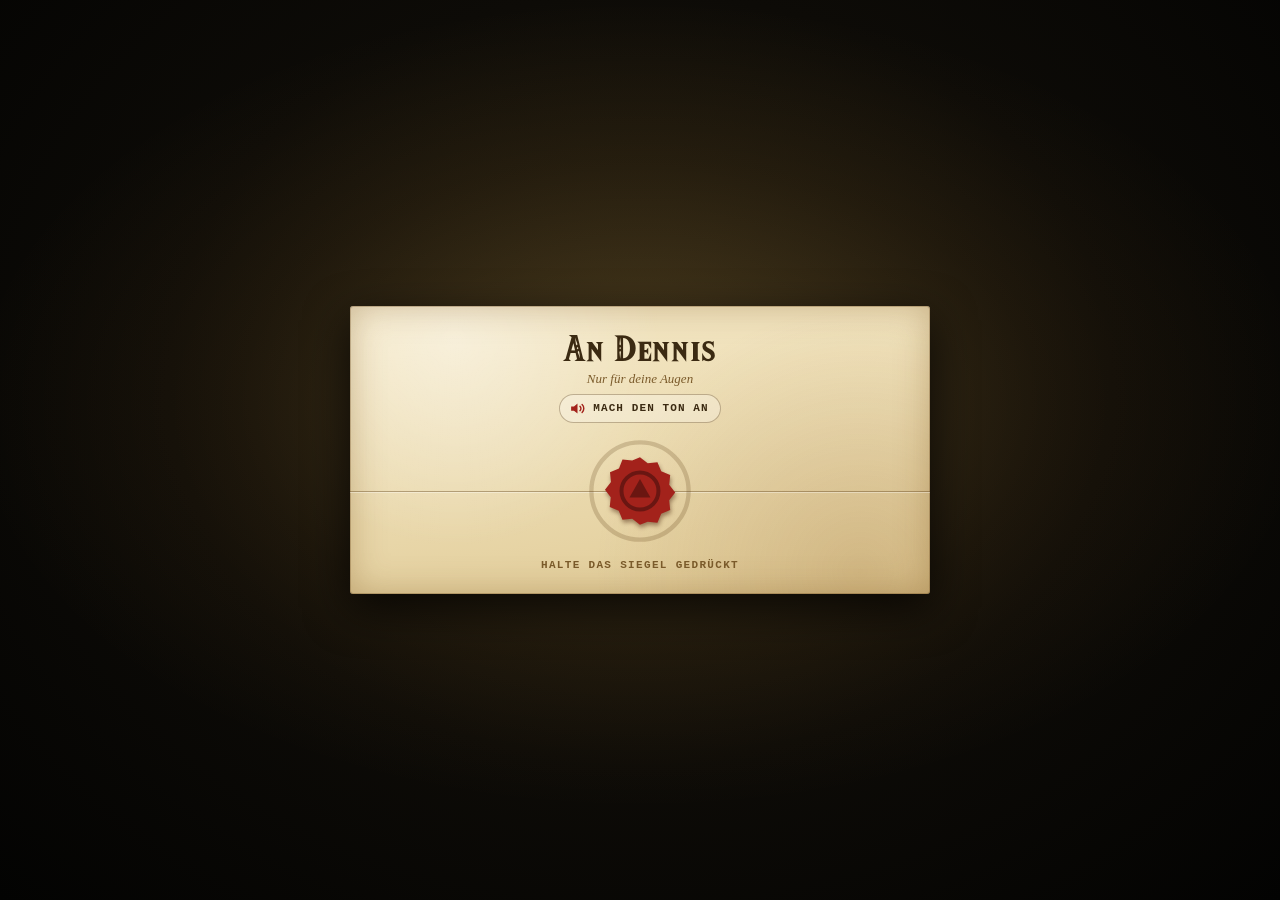
<file: app/index.html>
<!doctype html>
<html lang="de">
<head>
  <meta charset="utf-8">
  <meta name="viewport" content="width=device-width, initial-scale=1, viewport-fit=cover, interactive-widget=resizes-content">
  <meta name="theme-color" content="#080907">
  <meta name="mobile-web-app-capable" content="yes">
  <meta name="apple-mobile-web-app-capable" content="yes">
  <meta name="apple-mobile-web-app-status-bar-style" content="black-translucent">
  <meta name="apple-mobile-web-app-title" content="Dennis Quest">
  <meta name="robots" content="noindex">
  <title>Dennis Quest</title>
  <link rel="icon" type="image/png" sizes="32x32" href="assets/icons/dennis-32.png">
  <link rel="apple-touch-icon" href="assets/icons/dennis-180.png">
  <link rel="manifest" href="manifest.webmanifest">
  <link rel="preload" as="image" href="assets/intro-titel.webp" fetchpriority="high">
  <link rel="stylesheet" href="styles.css">
  <script>
    // Android (Chrome, Samsung Internet): Angebot zum Installieren früh abfangen, app.js zeigt dafür den Knopf
    addEventListener("beforeinstallprompt", e => { e.preventDefault(); window.__installEvent = e; });
    // Probelauf: Vom Home-Bildschirm startet die App dann wieder im Probelauf (eigenes Icon „DQ Probe")
    if (/[?&]probe(&|=|$)/.test(location.search) && !/[?&]demo(&|=|$)/.test(location.search)) {
      document.querySelector('link[rel="manifest"]').href = "probe.webmanifest";
      document.querySelector('meta[name="apple-mobile-web-app-title"]').content = "DQ Probe";
    }
  </script>
</head>
<body>
  <!-- Dennis' Menü (06-design-plan.md, 07-spiele-und-items.md)
       /             liest den echten Stand (Firebase), schreibt nur Log-Buch-Antworten
       /?demo        Beispielstand mit Demo-Knöpfen, ohne Firebase (auch ?demo=start, ?demo=bund, ?demo=ende)
       /?onboarding  Prolog und Hinweise der Fee auch später am Tag (sonst nur, solange noch keine Quest entschieden ist)
       /?direkt      ohne Startbildschirm
       /?probe       Probelauf des Quest Masters (admin.html?probe), roter Rahmen, echtes Spiel unberührt -->
  <div class="game" id="game">
    <img class="world" src="assets/alpine-trail.webp" alt="" decoding="async">
    <div class="world-shade" aria-hidden="true"></div>

    <!-- Startbildschirm: Titelbild vom Nutzer. Die Fee ist aus dem Bild gelöst und schwebt,
         Licht, Feenstaub und Glühwürmchen bewegen sich (app.js, Abschnitt Startbildschirm) -->
    <section class="intro-screen" id="introScreen" aria-label="Startbildschirm: The Legend of Dennis, A Link to Rike">
      <div class="intro-scene">
        <div class="intro-cam">
          <img class="intro-bg" src="assets/intro-titel.webp" alt="" draggable="false" decoding="async" fetchpriority="high">
          <span class="intro-sun" aria-hidden="true"></span>
          <span class="intro-rays" aria-hidden="true"><i style="--x:16.8%;--w:5.5%;--d:9s;--o:.8"></i><i style="--x:44%;--w:7%;--d:8s;--o:.75"></i><i style="--x:51.5%;--w:4.5%;--d:12s;--o:.55"></i></span>
          <span class="intro-path-light" aria-hidden="true"></span>
          <img class="intro-fee" id="introFee" src="assets/intro-fee.png" alt="" draggable="false">
          <canvas class="intro-fx" id="introFx" aria-hidden="true"></canvas>
        </div>
        <button class="start-quest" id="startQuest" type="button">PRESS START</button>
      </div>
      <button class="install-btn" id="installBtn" type="button" hidden>
        <svg viewBox="0 0 24 24" aria-hidden="true" focusable="false"><path fill="none" stroke="currentColor" stroke-linecap="round" stroke-linejoin="round" stroke-width="2.6" d="M12 3v11m-4.5-4.5L12 14l4.5-4.5M4 16v3a2 2 0 0 0 2 2h12a2 2 0 0 0 2-2v-3"/></svg>
        <span>ZUM STARTBILDSCHIRM</span>
      </button>
      <!-- Titelmusik (01.10.): nur da, solange das Handy noch keinen Klang erlaubt, ein Tipp startet sie -->
      <button class="musik-btn" id="musikBtn" type="button" aria-label="Musik starten" aria-pressed="false" title="Musik" hidden>
        <svg class="mb-an" viewBox="0 0 24 24" aria-hidden="true" focusable="false"><path fill="currentColor" d="M9 17.5V6l11-2.5v11"/><circle cx="6.5" cy="17.5" r="3" fill="currentColor"/><circle cx="17.5" cy="15" r="3" fill="currentColor"/><path fill="none" stroke="currentColor" stroke-width="2.4" d="M9 17.5V6l11-2.5v11.5"/></svg>
        <svg class="mb-aus" viewBox="0 0 24 24" aria-hidden="true" focusable="false"><path fill="none" stroke="currentColor" stroke-width="2.4" d="M9 17.5V6l11-2.5v11.5"/><circle cx="6.5" cy="17.5" r="3" fill="currentColor"/><circle cx="17.5" cy="15" r="3" fill="currentColor"/><path stroke="currentColor" stroke-linecap="round" stroke-width="2.6" d="M3 3l18 18"/></svg>
      </button>
      <button class="fullscreen-toggle" id="fullscreenToggle" type="button" aria-label="Vollbild öffnen" aria-pressed="false" title="Vollbild">
        <svg viewBox="0 0 24 24" aria-hidden="true" focusable="false"><path fill="none" stroke="currentColor" stroke-linecap="round" stroke-linejoin="round" stroke-width="2.4" d="M3 8V5a2 2 0 0 1 2-2h3m8 0h3a2 2 0 0 1 2 2v3m0 8v3a2 2 0 0 1-2 2h-3m-8 0H5a2 2 0 0 1-2-2v-3"/></svg>
      </button>
    </section>

    <!-- HUD: immer sichtbar. Links die Packs, Mitte die nächste Quest, rechts der Code des Kästchens -->
    <header class="hud">
      <button class="hud-packs" id="hudPacks" type="button" aria-label="Packs">
        <span class="pack-row" id="packRow" aria-hidden="true"></span>
        <span class="hud-num"><b id="packsVal">0</b></span>
      </button>
      <button class="hud-next" id="hudNext" type="button">
        <span class="hud-next-name" id="hudNextName">…</span>
      </button>
      <button class="hud-code" id="hudCode" type="button" aria-label="Code des Kästchens">
        <svg class="lock" aria-hidden="true"><use href="#i-lock"></use></svg>
        <span class="tumblers" id="tumblers"></span>
      </button>
    </header>

    <button class="shoulder shoulder-left" type="button" data-nav="prev" aria-label="Vorherige Seite (Z)"><svg class="shoulder-form" viewBox="0 0 100 100" preserveAspectRatio="none" aria-hidden="true"><defs><linearGradient id="schulterZ" x1="0" y1="0" x2="1" y2="1"><stop class="s1" offset="0"/><stop class="s2" offset=".65"/><stop class="s3" offset="1"/></linearGradient></defs><polygon points="26,0 100,0 100,100 26,100 0,70 0,30" fill="url(#schulterZ)"/><polyline points="2,69 2,31 27,3 98,3"/></svg><span>Z</span></button>
    <button class="shoulder shoulder-right" type="button" data-nav="next" aria-label="Nächste Seite (R)"><svg class="shoulder-form" viewBox="0 0 100 100" preserveAspectRatio="none" aria-hidden="true"><defs><linearGradient id="schulterR" x1="0" y1="0" x2="1" y2="1"><stop class="s1" offset="0"/><stop class="s2" offset=".65"/><stop class="s3" offset="1"/></linearGradient></defs><polygon points="26,0 100,0 100,100 26,100 0,70 0,30" fill="url(#schulterR)"/><polyline points="2,69 2,31 27,3 98,3"/></svg><span>R</span></button>

    <div class="stage">
      <div class="menu-viewport">
        <div class="menu-cube" id="menuCube">

          <!-- Seite 0: KARTE · Nur das Wo: Weg, Stationen, Nebel, Dennis. Die Karte ist zugleich der Fortschritt.
               Tippen auf eine Station öffnet ihre Quest auf QUESTS, die Hütte zeigt den Code (08-erlebnis-plan.md, Abschnitt 11). -->
          <section class="face face-map" data-page="0" aria-label="Karte">
            <header class="face-head">
              <h2>KARTE</h2>
            </header>
            <div class="map-body">
              <div class="map-sheet" id="mapSheet">
                <svg class="map-terrain" viewBox="0 0 1000 420" preserveAspectRatio="none" aria-hidden="true">
                  <path class="t-sky" d="M0 0H1000V420H0Z"/>
                  <path class="t-back" d="M0 200 C90 150 170 170 250 130 C330 90 380 110 450 90 C540 60 600 80 680 50 C730 30 780 40 830 36 C900 30 950 60 1000 50 V420 H0Z"/>
                  <path class="t-front" d="M0 300 C120 270 200 282 300 240 C400 200 470 214 560 180 C650 146 720 122 780 104 C840 118 900 160 1000 190 V420 H0Z"/>
                  <path class="t-forest" d="M316 292 l14 -30 14 30Z M346 286 l12 -26 12 26Z M392 262 l14 -30 14 30Z M424 258 l12 -26 12 26Z M512 236 l14 -30 14 30Z M544 230 l12 -26 12 26Z M600 204 l14 -30 14 30Z M632 196 l12 -26 12 26Z M688 176 l12 -26 12 26Z"/>
                  <path class="t-fluss" d="M0 350 C60 342 110 356 170 368 C230 380 285 394 330 420 H290 C250 404 206 396 150 388 C96 380 50 374 0 376Z"/>
                  <path class="t-rail" d="M0 392 C40 376 70 352 100 332"/>
                  <path class="t-route" id="mapRoute" d=""/>
                </svg>
                <!-- Der gegangene Weg in eigener Ebene: Beim Laufen wird nur sie neu gezeichnet, nicht das ganze Gelände -->
                <svg class="map-weg" viewBox="0 0 1000 420" preserveAspectRatio="none" aria-hidden="true"><path class="t-done-rand" id="mapDoneRand" d=""/><path class="t-done" id="mapDone" d=""/></svg>
                <div class="map-fog" id="mapFog" hidden></div>
                <div class="map-marks" id="mapMarks"></div>
                <span class="map-walker" id="mapWalker" hidden aria-hidden="true"></span>
                <!-- Kartusche: Höhe, Strecke bis zum Gipfel, Höhenprofil des echten Wegs -->
                <div class="map-legend" id="mapLegend">
                  <div class="ml-top">
                    <svg class="ml-ico" aria-hidden="true"><use href="#i-mountain"></use></svg>
                    <p class="ml-now"><b id="mlWert">…</b> <span id="mlWo"></span></p>
                  </div>
                  <p class="ml-rest" id="mlRest"></p>
                  <div class="ml-profil" id="mlProfil" aria-hidden="true">
                    <svg viewBox="0 0 200 40" preserveAspectRatio="none"><path class="p-area" id="mlArea" d=""/><path class="p-line" id="mlLine" d=""/></svg>
                  </div>
                </div>
                <!-- Stationstafel: erscheint beim Antippen einer Station -->
                <div class="station-card textbox" id="stationCard" hidden aria-live="polite"></div>
              </div>
            </div>
          </section>

          <!-- Seite 1: QUESTS · Nur das Was: was dran ist, was geschafft ist, was auf dem Spiel steht (Startseite) -->
          <section class="face face-quests" data-page="1" aria-label="Quests">
            <header class="face-head">
              <h2>QUESTS</h2>
            </header>
            <div class="quests-body">
              <div class="list-col">
                <ol class="quest-list" id="questList"></ol>
              </div>
              <article class="quest-card textbox" id="questCard" aria-live="polite"></article>
            </div>
          </section>

          <!-- Seite 2: AUSRÜSTUNG · Was habe ich dabei? Links der Beutel (Items), Mitte Dennis im Bogenfenster,
               rechts Runenkreise (Fähigkeiten). Noch nicht Erspieltes ist ein Schatten.
               Ausrüsten beim Spiel (29.09., 08-erlebnis-plan.md Abschnitt 16): Die Plakette sagt, wofür. Was hilft, leuchtet,
               Tippen legt es in seinen Platz unter Dennis (Item oder Fluch), MITNEHMEN in der Textbox besiegelt alles auf einmal. -->
          <section class="face face-equip" data-page="2" aria-label="Ausrüstung">
            <header class="face-head">
              <h2>AUSRÜSTUNG</h2>
            </header>
            <div class="equip-body">
              <div class="equip-group bag">
                <p class="lbl plakette">ITEMS</p>
                <div class="slots" id="slotsGear"></div>
              </div>
              <div class="character-window" id="charWindow">
                <span class="cw-licht" aria-hidden="true"></span>
                <img src="assets/avatar-okarina.webp" alt="Dennis spielt Okarina" width="560" height="1218" decoding="async">
                <span class="motes" aria-hidden="true"><i></i><i></i><i></i><i></i><i></i></span>
                <span class="notes" aria-hidden="true"><i>♪</i><i>♫</i><i>♪</i></span>
                <!-- Zwei Plätze statt drei C-Tasten (01.10.): links das Item für dieses Spiel (WAFFE, KARTE, KLINGE, NADEL), rechts der Fluch -->
                <div class="plaetze" id="plaetze" hidden role="group" aria-label="Was du mitnimmst">
                  <button type="button" class="platz item leer" data-platz="item" hidden><span class="platz-feld"><svg aria-hidden="true"><use href="#i-card"></use></svg></span><b class="platz-name">ITEM</b></button>
                  <button type="button" class="platz fluch leer" data-platz="fluch" hidden><span class="platz-feld"><svg aria-hidden="true"><use href="#i-fluch"></use></svg></span><b class="platz-name">FLUCH</b></button>
                </div>
              </div>
              <p class="plakette ruest-fuer" id="ruestFuer" hidden></p>
              <div class="equip-group magic">
                <p class="lbl plakette">FÄHIGKEITEN</p>
                <div class="slots" id="slotsSkill"></div>
              </div>
              <div class="item-box textbox" id="itemBox" aria-live="polite"></div>
            </div>
          </section>

        </div>
      </div>
    </div>

    <footer class="foot">
      <b class="probe-tag">PROBE</b>
      <span class="demo-bar" id="demoBar" hidden>
        <b>DEMO</b>
        <button type="button" data-demo="bestanden">Nächste bestanden</button>
        <button type="button" data-demo="glanz">Glanzsieg</button>
        <button type="button" data-demo="verloren">Nächste verloren</button>
        <button type="button" data-demo="zurueck">Zurück</button>
        <button type="button" data-demo="einsetzen">Mitnehmen</button>
        <button type="button" data-demo="amulett">Amulett</button>
      </span>
      <span class="sync" id="sync"></span>
    </footer>

    <!-- Ergebnis-Fenster: erscheint, wenn der Quest Master etwas bucht -->
    <div class="coach" id="coach" hidden><span class="coach-ring" id="coachRing" hidden aria-hidden="true"></span><p class="coach-bubble" role="status"><img class="coach-fee" src="assets/fee.png" loading="lazy" alt="" aria-hidden="true"><span class="coach-text"></span><span class="result-more" aria-hidden="true">▼</span></p></div>

    <!-- Prolog: einmal pro Handy nach dem ersten PRESS START. Rikes Fee stellt sich vor, heißt Dennis willkommen und erklärt in sieben Tafeln, worum es geht. -->
    <section class="prolog" id="prolog" hidden aria-label="Prolog">
      <button class="prolog-skip" id="prologSkip" type="button">ÜBERSPRINGEN</button>
      <div class="prolog-stage">
        <img class="prolog-fee" id="prologFee" src="assets/fee.png" loading="lazy" alt="" draggable="false">
        <div class="prolog-bild" id="prologBild" aria-hidden="true"></div>
      </div>
      <div class="prolog-box textbox" role="dialog" aria-modal="true" aria-labelledby="prologText">
        <p class="prolog-text" id="prologText"></p>
        <span class="prolog-dots" id="prologDots" aria-hidden="true"></span>
        <span class="result-more" aria-hidden="true">▼</span>
      </div>
    </section>
    <!-- Finale (29.09.): Siegbildschirm, Geschichte als Laufschrift, Abspann mit THE END. Gebaut in app.js (abspann) -->
    <section class="abspann" id="abspann" hidden aria-label="Finale und Abspann">
      <div class="ab-sterne" aria-hidden="true"></div>
      <div class="ab-sieg" id="abSieg"></div>
      <p class="ab-vorlange" id="abVorlange"></p>
      <div class="ab-logo" id="abLogo" aria-hidden="true"><b>The Legend of Dennis</b><small>A Link to Rike</small></div>
      <div class="ab-crawl" id="abCrawl"><div class="ab-ebene"><div class="ab-crawl-text" id="abCrawlText"></div></div></div>
      <div class="ab-credits" id="abCredits"><div class="ab-roll" id="abRoll"></div></div>
      <button class="prolog-skip ab-skip" id="abSkip" type="button">ÜBERSPRINGEN</button>
    </section>
    <!-- Der Morgen (01.10.): Zwischensequenz am Samstagmorgen. Die Sonne geht auf, Rikes Fee bringt den Beutel, Buu Huu will ihn
         stehlen, die Fee verjagt ihn, dann kommen die vier Basis-Items heraus. Gebaut in app.js (morgen) -->
    <section class="morgen" id="morgen" hidden aria-label="Der Morgen">
      <div class="mg-himmel" aria-hidden="true">
        <span class="mg-sterne"></span><span class="mg-tag"></span><span class="mg-sonne"></span>
        <svg class="mg-berge" viewBox="0 0 400 60" preserveAspectRatio="none"><path d="M0 60V38l34-14 26 10 40-26 30 18 22-8 46 22 30-18 38 12 44-24 34 16 26-6 30 12v24Z" fill="#0d1022"/><path d="M0 60V48l52-10 44 8 60-14 52 12 48-8 56 10 46-12 42 10v16Z" fill="#06070f"/></svg>
      </div>
      <button class="prolog-skip" id="mgSkip" type="button">ÜBERSPRINGEN</button>
      <div class="mg-buehne" aria-hidden="true">
        <span class="mg-blitz"></span>
        <span class="mg-fee"><span><img src="assets/fee.png" alt="" draggable="false"></span></span>
        <span class="mg-beutel"><span><svg><use href="#i-beutel"></use></svg></span></span>
        <span class="mg-geist"><span><svg><use href="#i-dieb"></use></svg></span></span>
        <div class="mg-items" id="mgItems"></div>
        <div class="mg-titel" id="mgTitel"><svg class="mg-triforce"><use href="#z-triforce"></use></svg><b></b></div>
      </div>
      <div class="prolog-box textbox mg-box" role="dialog" aria-modal="true" aria-labelledby="mgText">
        <p class="mg-wer" id="mgWer"></p>
        <p class="prolog-text" id="mgText"></p>
        <span class="result-more" aria-hidden="true">▼</span>
      </div>
    </section>
    <!-- Die finale Schlacht (01.10.): Vor der Prüfung des Bundes kämpft Rikes Fee am Gipfelkreuz gegen Buu Huu, danach beginnen
         die drei Duelle. Nutzt die Bühne des Morgens (Klassen mg-…), eigener Himmel und Strahlen. Gebaut in app.js (schlacht) -->
    <section class="morgen schlacht" id="schlacht" hidden aria-label="Die finale Schlacht">
      <div class="sl-himmel" aria-hidden="true">
        <span class="sl-wolken"></span><span class="sl-wolken zwei"></span><span class="sl-wetter"></span>
        <svg class="sl-berg" viewBox="0 0 800 160" preserveAspectRatio="xMidYMax slice"><path d="M0 160V114l90-14 80 8 100-28 70-24 40-16 20-4 20 4 40 16 70 24 100 28 80-8 90 12v48Z" fill="#140c22"/><path d="M397 4h6v36h-6ZM386 13h28v5h-28Z" fill="#140c22"/><path d="M0 160v-20l120-12 120 10 160-16 160 16 120-10 120 12v20Z" fill="#06040b"/></svg>
      </div>
      <button class="prolog-skip" id="slSkip" type="button">ÜBERSPRINGEN</button>
      <div class="mg-buehne" aria-hidden="true">
        <span class="mg-blitz sl-knall"></span>
        <div class="sl-strahlen"><span class="sl-strahl fee"></span><span class="sl-strahl geist"></span><span class="sl-funke"></span></div>
        <span class="mg-fee"><span><img src="assets/fee.png" alt="" draggable="false"></span></span>
        <span class="mg-geist"><span><svg><use href="#i-dieb"></use></svg></span></span>
        <div class="mg-items sl-duelle" id="slDuelle"></div>
        <div class="mg-titel"><svg class="mg-triforce"><use href="#z-triforce"></use></svg><b id="slTitel"></b></div>
      </div>
      <div class="prolog-box textbox mg-box" role="dialog" aria-modal="true" aria-labelledby="slText">
        <p class="mg-wer" id="slWer"></p>
        <p class="prolog-text" id="slText"></p>
        <span class="result-more" aria-hidden="true">▼</span>
      </div>
    </section>
    <!-- Fluch gesprochen (01.10.): Der Fluch greift, das Licht geht aus, Buu Huu dreht am Rad und holt sich die Beute (app.js, fluchSzene) -->
    <div class="fluch-szene" id="fluchSzene" hidden aria-hidden="true">
      <div class="fs-nacht"></div>
      <span class="fs-licht"></span>
      <div class="fs-kern"><span class="fs-ring"></span><span class="fs-ring r2"></span><span class="fs-icon" id="fsIcon"></span></div>
      <div class="fs-rad" id="fsRad">
        <div class="fs-scheibe" id="fsScheibe"></div>
        <span class="fs-nabe"></span>
        <span class="fs-zeiger"><svg viewBox="0 0 20 24"><path d="M1.5 1.5h17L10 22.5Z"/></svg></span>
        <b class="fs-ergebnis" id="fsErgebnis"></b>
      </div>
      <p class="fs-text" id="fsText"></p>
    </div>
    <div class="overlay" id="overlay" hidden>
      <div class="result textbox" role="dialog" aria-modal="true" aria-labelledby="resultTitle">
        <div class="result-head" id="resultHead"></div>
        <ul class="result-lines" id="resultLines"></ul>
        <p class="result-next" id="resultNext"></p>
        <span class="result-more" aria-hidden="true">▼</span>
      </div>
    </div>

    <!-- Log-Buch: Dennis tippt seine Antwort, besiegelt sie, dann spielt Rikes Sprachnachricht (app.js, Abschnitt Log-Buch) -->
    <div class="logbuch" id="logbuch" hidden>
      <div class="lb-panel textbox" role="dialog" aria-modal="true" aria-labelledby="lbTitle">
        <header class="lb-head">
          <span class="medal won" style="--m:#4a8fe8"><svg aria-hidden="true"><use href="#z-water"></use></svg></span>
          <p class="tb-title" id="lbTitle">RIKES TAGEBUCH</p>
          <p class="lb-step" id="lbStep"></p>
          <button type="button" class="lb-close" id="lbClose" aria-label="Tagebuch schließen">✕</button>
        </header>
        <p class="lb-frage" id="lbFrage"></p>
        <form class="lb-form" id="lbForm">
          <input id="lbInput" type="text" maxlength="80" enterkeyhint="done" autocomplete="off" autocorrect="off" autocapitalize="sentences" spellcheck="false" placeholder="Ein bis drei Wörter" aria-label="Was hat Rike gesagt?">
          <button type="submit" class="lb-btn" id="lbSeal"><svg aria-hidden="true"><use href="#i-seal"></use></svg>BESIEGELN</button>
        </form>
        <div class="lb-sealed" id="lbSealed" hidden>
          <p class="lb-antwort"><svg class="lb-wachs" aria-hidden="true"><use href="#i-seal"></use></svg><span id="lbAntwort"></span></p>
          <div class="lb-voice">
            <button type="button" class="lb-play" id="lbPlay" aria-label="Rikes Nachricht abspielen"><svg aria-hidden="true"><use href="#i-play"></use></svg></button>
            <span class="lb-wave" id="lbWave" aria-hidden="true"><i></i><i></i><i></i><i></i><i></i><i></i><i></i><i></i><i></i></span>
            <span class="lb-who" id="lbWho">RIKE</span>
          </div>
          <button type="button" class="lb-btn" id="lbNext">WEITER</button>
        </div>
      </div>
    </div>
    <!-- Buu Huu im Tagebuch (30.09.), vom Bund angeheuert: Ist Rikes Antwort auf Frage 1 vorbei, huscht er herein und macht
         daraus eine Quest. Aufbau wie der Prolog (app.js, Abschnitt Schattendieb im Tagebuch) -->
    <section class="geist-ruf" id="geistRuf" hidden aria-label="Buu Huu, im Dienst des Bundes">
      <div class="prolog-stage">
        <span class="gr-geist" aria-hidden="true"><svg><use href="#i-dieb"></use></svg></span>
        <div class="prolog-bild" id="grBild" aria-hidden="true"></div>
      </div>
      <div class="prolog-box textbox" id="grBox" tabindex="-1" role="dialog" aria-modal="true" aria-labelledby="grText">
        <p class="gr-wer">BUU HUU · IM DIENST DES BUNDES</p>
        <p class="prolog-text" id="grText"></p>
        <span class="result-more" aria-hidden="true">▼</span>
      </div>
    </section>

    <!-- Siegel: Dennis besiegelt selbst (Ergebnis, Einsatz, Duell, Amulett, Ziffer). Gedrückt halten, bis der Ring zu ist (app.js, Abschnitt Siegel). -->
    <div class="schwur" id="schwur" hidden>
      <div class="sw-panel textbox" role="dialog" aria-modal="true" aria-labelledby="swArt">
        <p class="sw-art" id="swArt"></p>
        <div class="sw-kopf" id="swKopf"></div>
        <ul class="sw-folgen" id="swFolgen"></ul>
        <div class="sw-unten">
          <button type="button" class="sw-zurueck" id="swZurueck">ZURÜCK</button>
          <!-- Wahl (zum Beispiel Schild oder Verloren) steht dort, wo sonst der Hinweis steht: das Fenster bleibt gleich groß -->
          <div class="sw-wahl" id="swWahl"></div>
          <p class="sw-hinweis">Siegel gedrückt halten</p>
          <button type="button" class="sw-siegel" id="swSiegel" aria-label="Siegel gedrückt halten zum Besiegeln">
            <svg class="sw-ring" viewBox="0 0 100 100" aria-hidden="true"><circle class="sw-ring-bg" cx="50" cy="50" r="44"/><circle class="sw-ring-voll" cx="50" cy="50" r="44" pathLength="100"/></svg>
            <svg class="sw-wachs" aria-hidden="true"><use href="#i-seal"></use></svg>
          </button>
        </div>
      </div>
    </div>

    <div class="rotate-hint" aria-hidden="true">
      <div class="phone"></div>
      <p>Handy quer halten</p>
    </div>

    <!-- Der Brief (01.10.): beim allerersten Öffnen vor dem Titelbild, auch hochkant. Siegel halten, lesen, P.S., drehen (app.js, brief) -->
    <section class="brief" id="brief" aria-label="Ein versiegelter Brief" hidden>
      <div class="brief-papier">
        <div class="brief-zu" id="briefZu">
          <p class="brief-an" id="briefAn"></p>
          <p class="brief-geheim" id="briefGeheim"></p>
          <p class="brief-ton"><svg viewBox="0 0 24 24" aria-hidden="true"><path fill="currentColor" d="M3 9h4l5-4v14l-5-4H3Z"/><path fill="none" stroke="currentColor" stroke-linecap="round" stroke-width="2" d="M15.5 9a4 4 0 0 1 0 6M18.5 6.5a7.5 7.5 0 0 1 0 11"/></svg><span id="briefTon"></span></p>
          <button type="button" class="brief-siegel" id="briefSiegel" aria-label="Siegel gedrückt halten, um den Brief zu öffnen">
            <svg class="brief-ring" viewBox="0 0 100 100" aria-hidden="true"><circle class="brief-ring-bg" cx="50" cy="50" r="45"/><circle class="brief-ring-voll" cx="50" cy="50" r="45" pathLength="100"/></svg>
            <span class="brief-wachs" aria-hidden="true"><svg><use href="#i-seal"></use></svg></span>
            <span class="brief-haelfte links" aria-hidden="true"><svg><use href="#i-seal"></use></svg></span>
            <span class="brief-haelfte rechts" aria-hidden="true"><svg><use href="#i-seal"></use></svg></span>
          </button>
          <p class="brief-hinweis" id="briefHinweis"></p>
        </div>
        <div class="brief-offen" id="briefOffen" hidden>
          <div class="brief-text" id="briefText"></div>
          <span class="brief-weiter" aria-hidden="true">▼</span>
        </div>
        <div class="brief-ps" id="briefPs" hidden>
          <p class="brief-ps-text"><b>P.S.</b> <span id="briefPsText"></span></p>
          <button type="button" class="brief-knopf" id="briefInstall"><svg viewBox="0 0 24 24" aria-hidden="true"><path fill="none" stroke="currentColor" stroke-linecap="round" stroke-linejoin="round" stroke-width="2.6" d="M12 3v11m-4.5-4.5L12 14l4.5-4.5M4 16v3a2 2 0 0 0 2 2h12a2 2 0 0 0 2-2v-3"/></svg><span>AUF DEN STARTBILDSCHIRM</span></button>
          <ol class="brief-schritte" id="briefSchritte" hidden></ol>
          <p class="brief-ok" id="briefOk" hidden></p>
          <div class="brief-dreh" id="briefDreh">
            <span class="brief-handy" aria-hidden="true"></span>
            <p><b id="briefDrehText"></b><small id="briefSperre"></small></p>
            <button type="button" class="brief-knopf los" id="briefLos">LOS</button>
          </div>
        </div>
      </div>
    </section>
    <div class="dither" aria-hidden="true"></div>
  </div>

  <svg class="svg-sprite" aria-hidden="true">
    <!-- Pack: Rückseite einer One-Piece-Karte (Vorlage quellen/onepiece-kartenrueckseite.png), vereinfacht für kleine Größen -->
    <symbol id="i-card" viewBox="0 0 22 30">
      <rect x="1" y="1" width="20" height="28" rx="2.2" fill="#2e2d72" stroke="#14133a" stroke-width="1.2"/>
      <path d="M1.8 8.5 20.2 3.6M1.8 21.8 20.2 26.6M5 1.8l4.4 26.4M17 1.8l-4.4 26.4M1.8 14.2c6-3 12.4-3 18.4 0" fill="none" stroke="#8a8fd6" stroke-width=".4" opacity=".55"/>
      <circle cx="11" cy="12.4" r="6.1" fill="#2e2d72" stroke="#d6aa4e" stroke-width="1.3"/>
      <circle cx="11" cy="12.4" r="4.2" fill="none" stroke="#d6aa4e" stroke-width=".55"/>
      <path d="M14.9 8.5 11.9 13.3 10.1 11.5Z M7.1 16.3 10.1 11.5 11.9 13.3Z" fill="#d6aa4e"/>
      <path d="M8.9 10.3 13.1 14.5" stroke="#d6aa4e" stroke-width=".7"/>
      <rect x="4.6" y="21.4" width="12.8" height="2" rx=".5" fill="#f3efe4"/>
      <rect x="7" y="24.4" width="8" height=".9" rx=".3" fill="#f3efe4" opacity=".8"/>
    </symbol>
    <symbol id="i-card-empty" viewBox="0 0 22 30">
      <rect x="1" y="1" width="20" height="28" rx="2.2" fill="rgba(20,18,10,.55)" stroke="#8c8466" stroke-width="1.4" stroke-dasharray="2.2 1.6"/>
      <circle cx="11" cy="12.4" r="4.6" fill="none" stroke="rgba(239,232,200,.2)" stroke-width="1.3"/>
    </symbol>
    <symbol id="i-lock" viewBox="0 0 24 28">
      <path d="M6.5 12.5V8.5a5.5 5.5 0 0 1 11 0v4" fill="none" stroke="currentColor" stroke-width="3"/>
      <rect x="2" y="11.5" width="20" height="15.5" rx="2.5" fill="currentColor"/>
      <circle cx="12" cy="17.6" r="2.3" fill="#1c1a12"/><rect x="10.9" y="18.6" width="2.2" height="4.6" rx="1" fill="#1c1a12"/>
    </symbol>
    <!-- Items -->
    <!-- Beutel: Lederbeutel mit Kordel (Startitem) -->
    <symbol id="i-beutel" viewBox="0 0 32 32">
      <path fill="currentColor" d="M9.2 3.6c2.1 1.5 4.4 2.1 6.8 2.1s4.7-.6 6.8-2.1l-2.2 7.2h-9.2Z"/>
      <path fill="currentColor" d="M11.1 11.4h9.8c4.7 2.6 7.8 6.9 7.8 10.9 0 4.5-5.3 6.9-12.7 6.9S3.3 26.8 3.3 22.3c0-4 3.1-8.3 7.8-10.9Z"/>
      <rect x="9.8" y="9.5" width="12.4" height="3.3" rx="1.65" fill="rgba(0,0,0,.45)"/>
      <path d="M19.6 12.4c.5 2.3 2.1 3.6 4 4.5M18.7 12.6c-.3 2.5.5 4.2 1.7 5.7" fill="none" stroke="rgba(0,0,0,.42)" stroke-width="1.3" stroke-linecap="round"/>
      <circle cx="19.2" cy="11.15" r="1.75" fill="rgba(255,255,255,.45)"/>
      <path d="M13.1 6.6l.7 2.9M16 6.9v2.7M18.9 6.6l-.7 2.9" stroke="rgba(0,0,0,.3)" stroke-width="1.1" stroke-linecap="round"/>
      <path d="M8.4 18.8c.8-2.1 2.3-3.8 4.1-5" fill="none" stroke="rgba(255,255,255,.42)" stroke-width="1.9" stroke-linecap="round"/>
      <path d="M8 25.2c2.4 1.3 5.1 1.8 8 1.8" fill="none" stroke="rgba(0,0,0,.25)" stroke-width="1.4" stroke-linecap="round"/>
    </symbol>
    <!-- Runenkreis um jede Fähigkeit: dreht sich, solange sie Dennis gehört -->
    <symbol id="i-rune" viewBox="0 0 100 100">
      <circle cx="50" cy="50" r="46.5" fill="none" stroke="currentColor" stroke-width="1.6" opacity=".8"/>
      <circle cx="50" cy="50" r="41" fill="none" stroke="currentColor" stroke-width="5.5" stroke-dasharray="1.4 5.04 3.6 5.04 1.4 5.04" opacity=".75"/>
      <circle cx="50" cy="50" r="35.5" fill="none" stroke="currentColor" stroke-width="1" stroke-dasharray="14 3 2 3" opacity=".55"/>
      <path fill="currentColor" d="M50 0l3.4 5.6h-6.8ZM50 100l-3.4-5.6h6.8ZM0 50l5.6-3.4v6.8ZM100 50l-5.6 3.4v-6.8Z"/>
    </symbol>
    <!-- Wasserwaffen in drei Stufen: Spritze (Start, aus dem Beutel), kleine Pistole, große Pistole -->
    <symbol id="i-spritze" viewBox="0 0 32 32"><g transform="rotate(-38 16 16)"><g fill="currentColor"><rect x="2.2" y="12.4" width="2.2" height="7.2" rx=".8"/><rect x="4" y="15" width="5.4" height="2"/><rect x="8.2" y="10.2" width="1.9" height="11.6" rx=".7"/><rect x="9.6" y="12" width="12.6" height="8" rx="1.6"/><path d="M22 14.1 26.2 15.2 29.6 16 26.2 16.8 22 17.9Z"/></g><path d="M13.4 12v3.2M16.4 12v3.2M19.4 12v3.2" stroke="rgba(0,0,0,.38)" stroke-width="1.1"/><rect x="10.8" y="17.2" width="10" height="1.4" rx=".7" fill="rgba(255,255,255,.4)"/></g></symbol>
    <symbol id="i-pistol-klein" viewBox="0 0 32 32"><g fill="currentColor"><path d="M8 11.5h15v4H8a2 2 0 0 1 0-4Z"/><rect x="22.5" y="12.4" width="4.6" height="2.2" rx=".8"/><path d="M8.6 15h4.6l-1.3 9.6H7.1Z"/><circle cx="10.4" cy="10.4" r="2"/></g><path d="M13.4 15.4c.3 2 1.3 3.2 2.9 3.6" fill="none" stroke="currentColor" stroke-width="1.4" stroke-linecap="round"/><rect x="8.5" y="12.3" width="12" height="1.1" rx=".55" fill="rgba(255,255,255,.35)"/></symbol>
    <symbol id="i-pistol" viewBox="0 0 32 32"><g fill="currentColor"><rect x="9" y="4.5" width="12" height="7.5" rx="3"/><path d="M2.5 13H25l2-1h3v5h-3l-2-1H14.4l-1.6 2.4v1.4h-2.3L9.2 28.5H4.2l2.1-10.2L2.5 16.6Z"/></g><path d="M12.4 19.6c1.5.2 2.4 1.3 2.3 2.9" fill="none" stroke="currentColor" stroke-width="1.6"/><rect x="10.5" y="6" width="3" height="4.5" rx="1.2" fill="rgba(255,255,255,.35)"/></symbol>
    <symbol id="i-ropering" viewBox="0 0 32 32"><circle cx="16" cy="16" r="10.4" fill="none" stroke="currentColor" stroke-width="5.4"/><circle cx="16" cy="16" r="10.4" fill="none" stroke="rgba(0,0,0,.32)" stroke-width="5.4" stroke-dasharray="2.2 2.6"/></symbol>
    <symbol id="i-cards" viewBox="0 0 32 32"><g fill="currentColor"><rect x="4" y="8" width="14.5" height="20" rx="2" transform="rotate(-14 11.25 18)" opacity=".6"/><rect x="12.5" y="3.5" width="14.5" height="20" rx="2" transform="rotate(9 19.75 13.5)"/></g><path d="M15.6 7.4 23.8 8.7" transform="rotate(9 19.75 13.5)" stroke="rgba(255,255,255,.75)" stroke-width="1.7" stroke-linecap="round"/><path d="M15 11.3 18.8 11.9" transform="rotate(9 19.75 13.5)" stroke="rgba(255,255,255,.5)" stroke-width="1.4" stroke-linecap="round"/></symbol>
    <symbol id="i-token" viewBox="0 0 32 32"><circle cx="16" cy="16" r="13.2" fill="currentColor"/><circle cx="16" cy="16" r="10.2" fill="none" stroke="rgba(0,0,0,.33)" stroke-width="1.6"/><path d="m16 8.4 2.3 4.7 5.1.7-3.7 3.6.9 5.1-4.6-2.4-4.6 2.4.9-5.1-3.7-3.6 5.1-.7Z" fill="rgba(0,0,0,.38)"/></symbol>
    <symbol id="i-sword" viewBox="0 0 512 512"><path fill="currentColor" d="M437 75 355 106 194 267c1 2 1 4 1 6 0 14-12 26-26 26s-26-12-26-26c0-1 0-3 1-4-13 13-20 31-20 48 14 0 28 4 40 13-20 12-45 37-57 57-4-2-7-4-11-5-6-2-10-1-12 2s-2 7 0 12c3 13 19 29 32 32 6 2 9 0 11-1 2-2 3-6 2-12-1-4-3-8-6-12 20-12 46-37 57-57 10 12 15 27 15 42 17 0 34-6 48-19h-2c-14 0-26-12-26-26s12-26 26-26h4l161-161 31-82Z"/></symbol>
    <symbol id="i-shield" viewBox="0 0 32 32"><path d="M16 2.5 28 6.5v8.4c0 7.1-5.1 12.2-12 14.6C9.1 27.1 4 22 4 14.9V6.5Z" fill="currentColor"/><path d="M16 7.4 23.6 10v5c0 4.4-3.1 7.6-7.6 9.3C11.5 22.6 8.4 19.4 8.4 15v-5Z" fill="rgba(0,0,0,.26)"/><path d="M16 10.6v10.2M11.4 14.6h9.2" stroke="rgba(255,255,255,.6)" stroke-width="2.2"/></symbol>
    <!-- Embleme der sechs Prüfungen (Medaillons) -->
    <symbol id="e-flame" viewBox="0 0 32 32"><path fill="currentColor" fill-rule="evenodd" d="M16 2.5c1.6 5 9 7.6 9 16.2a9 9 0 0 1-18 0c0-4.6 2.5-7.1 4.5-9.6.5 2.5 1.5 3.8 3 4.5-.7-4.5 0-8 1.5-11.1ZM16 16c1 2.3 3.6 3.3 3.6 6.3a3.6 3.6 0 0 1-7.2 0c0-2.2 2.2-3.4 3.6-6.3Z"/></symbol>
    <!-- Weisen-Zeichen und Triforce aus der Schrift „Hylian Symbols" (zeldauniverse.net) -->
    <symbol id="z-water" viewBox="-46 -720 740 740"><path fill="currentColor" transform="scale(1 -1)" d="M320 535Q251 588 178 580Q107 571 50 523Q-8 475 10 392Q36 483 136 499Q209 510 281 464Q356 417 433 405Q456 401 491 404Q664 424 646 597Q643 639 612 670Q583 700 540 700Q497 700 467.0 670.0Q437 640 438 598Q437 555 467.0 525.0Q497 495 540 495Q563 495 586 505Q546 475 470 479Q391 482 320 535ZM323 398Q248 453 178 444Q107 435 50 387Q-8 339 2 251Q35 346 136 363Q207 375 281 328Q356 281 433 269Q492 260 552 294Q602 329 611 378Q552 333 473 338Q395 342 323 398ZM10 103Q13 61 44 30Q74 0 116 0Q159 0 189.0 30.0Q219 60 219 103Q219 145 189.0 175.0Q159 205 116 205Q90 205 71 195Q111 225 183 221Q256 218 330 174Q402 130 456 141Q509 151 555.0 197.0Q601 243 582 270Q558 236 490 216Q424 195 351 241Q277 287 238 293Q200 299 166 297Q-8 276 10 103Z"/></symbol>
    <symbol id="z-spirit" viewBox="-34 -720 740 740"><path fill="currentColor" transform="scale(1 -1)" d="M672 350Q672 495 570 597Q467 700 322 700Q177 700 75 597Q29 551 4 498Q20 522 40 542Q118 622 228 622Q338 622 416 542Q493 462 493 350Q493 240 416 158Q338 79 228 79Q118 79 40 158Q18 182 4 204Q28 150 75 103Q177 0 322 0Q467 0 570 103Q672 205 672 350ZM53 516Q19 482 3 444Q13 461 30 478Q81 531 153 531Q226 531 277.0 478.0Q328 425 328 350Q328 276 277 222Q226 169 153 169Q81 169 30 222Q14 238 3 257Q19 220 53 184Q123 116 219 116Q315 116 385 184Q453 254 453 350Q453 446 385 516Q316 585 219 585Q122 585 53 516ZM43 453Q0 411 0 350Q0 290 43 248Q85 205 145 205Q206 205 248 248Q290 290 290 350Q290 411 248 453Q205 496 145 496Q86 496 43 453Z"/></symbol>
    <symbol id="z-forest" viewBox="-20 -763 826 826"><path fill="currentColor" transform="scale(1 -1)" d="M250 646Q259 674 276 696Q225 659 206 598Q179 520 217 446Q236 409 267 383Q235 396 196 396Q114 396 56 338Q9 291 0 231Q11 256 32 277Q78 321 139 321Q201 321 245.0 277.0Q289 233 289 170Q289 107 245 64Q201 18 139 20Q116 20 100 24Q143 0 196 0Q278 0 336 58Q388 110 393 184Q397 112 451 58Q509 0 591 0Q644 0 686 24Q670 20 648 20Q586 19 541 64Q497 108 497 170Q497 231 541 277Q587 321 648 321Q710 321 754 277Q775 256 786 231Q777 290 731 338Q673 396 591 396Q552 396 520 383Q563 418 582 475Q607 553 570 626Q545 674 505 700Q519 685 527 668Q555 613 536 553Q516 493 461 466Q406 438 346 456Q287 475 258 531Q230 587 250 646Z"/></symbol>
    <symbol id="z-shadow" viewBox="-36 -720 740 740"><path fill="currentColor" transform="scale(1 -1)" d="M637 434Q657 422 641 401Q625 381 581 402Q503 527 358 535H332H310Q165 528 87 402Q43 381 27 401Q10 422 31 434Q51 446 51 419Q69 458 38 457Q5 454 1 425Q-5 395 26 379Q59 364 95 376Q194 289 310 274Q310 220 275 175Q232 102 301 15Q313 0 334 0Q355 0 367 15Q436 102 393 175Q358 220 358 274Q474 289 573 376Q608 364 641 379Q673 394 667 425Q663 454 630 457Q597 459 617 419Q617 446 637 434ZM302 511Q270 508 246 481Q220 449 220 407Q220 365 246 334Q264 313 287 307Q207 322 113 399Q183 503 302 511ZM421 481Q398 508 366 511Q485 503 555 399Q461 322 381 307Q405 313 421 334Q448 364 448 407Q448 449 421 481ZM396 570 328 700 260 570Z"/></symbol>
    <symbol id="z-triforce" viewBox="-20 -785 870 870"><path fill="currentColor" transform="scale(1 -1)" d="M206 350 411 700 621 350 830 0H415H0L206 350ZM621 350H206L415 0L621 350Z"/></symbol>
    <!-- Sidequest: Stein -->
    <symbol id="i-chest" viewBox="0 0 32 32"><path fill="currentColor" d="M5 12c0-4.4 4.9-7 11-7s11 2.6 11 7v2H5Zm0 4h22v11H5Z"/><path d="M5 14h22M16 5v9" stroke="rgba(0,0,0,.35)" stroke-width="1.6"/><rect x="13.6" y="12.5" width="4.8" height="6" rx="1" fill="rgba(255,255,255,.35)"/></symbol>
    <symbol id="i-gem" viewBox="0 0 32 32"><path d="M9 5h14l6 8-13 15L3 13Z" fill="currentColor"/><path d="M3 13h26M9 5l4 8 3 15 3-15 4-8M13 13l3-8 3 8" fill="none" stroke="rgba(0,0,0,.3)" stroke-width="1.2"/><path d="M9 5h14l-3 8h-8Z" fill="rgba(255,255,255,.3)"/></symbol>
    <!-- Zeichen -->
    <symbol id="i-check" viewBox="0 0 16 16"><path d="M2.6 8.6 6.3 12l7.1-8" fill="none" stroke="currentColor" stroke-width="2.8" stroke-linecap="round" stroke-linejoin="round"/></symbol>
    <symbol id="i-x" viewBox="0 0 16 16"><path d="m4 4 8 8m0-8-8 8" fill="none" stroke="currentColor" stroke-width="2.8" stroke-linecap="round"/></symbol>
    <symbol id="i-mountain" viewBox="0 0 32 32"><path fill="currentColor" d="M2 27 12.5 9l4.6 7.6 3.4-4.8L30 27Z"/><path fill="rgba(255,255,255,.55)" d="m12.5 9 3 5.1-1.7-.9-1.3 1.6-1.4-1.6-1.9 1Z"/></symbol>
    <symbol id="i-hut" viewBox="0 0 32 32"><path fill="currentColor" d="M3 15 16 4l13 11h-3v12H6V15Z"/><path d="M13.5 27v-7h5v7" fill="#2c2418"/></symbol>
    <symbol id="i-train" viewBox="0 0 32 32"><path fill="currentColor" d="M8 4h16a3 3 0 0 1 3 3v15a3 3 0 0 1-3 3l2.5 4h-3.2L21 25H11l-2.3 4H5.5L8 25a3 3 0 0 1-3-3V7a3 3 0 0 1 3-3Z"/><path d="M8 8h16v7H8Z" fill="#cfe3e8"/><circle cx="10.5" cy="20" r="1.8" fill="#f2c94c"/><circle cx="21.5" cy="20" r="1.8" fill="#f2c94c"/></symbol>
    <!-- Neue Items und Fähigkeiten (07-spiele-und-items.md) -->
    <symbol id="i-top" viewBox="0 0 32 32"><path fill="currentColor" d="M15 2h2v5h-2Z"/><path fill="currentColor" d="M5 12.5 16 7l11 5.5-3 4.5-8 12.5L8 17Z"/><path d="M5 12.5 16 18l11-5.5M16 18v11.5" fill="none" stroke="rgba(0,0,0,.35)" stroke-width="1.4"/><path d="M8.6 12.2 16 8.6l7.4 3.6L16 15.8Z" fill="rgba(255,255,255,.3)"/></symbol>
    <symbol id="i-scroll" viewBox="0 0 32 32"><path fill="currentColor" d="M8 5h17a3 3 0 0 1 0 6h-2v14a3 3 0 0 1-3 3H6a3 3 0 0 1 0-6h2Z"/><path d="M25 5a3 3 0 0 0-3 3v3M6 22a3 3 0 0 1 3 3v3" fill="none" stroke="rgba(0,0,0,.35)" stroke-width="1.4"/><path d="M12 12h7M12 16h7M12 20h5" stroke="rgba(0,0,0,.4)" stroke-width="1.6" stroke-linecap="round"/></symbol>
    <symbol id="i-eye" viewBox="0 0 32 32"><path fill="currentColor" d="M16 7C9 7 3.8 12.2 2 16c1.8 3.8 7 9 14 9s12.2-5.2 14-9c-1.8-3.8-7-9-14-9Z"/><circle cx="16" cy="16" r="5.6" fill="rgba(0,0,0,.45)"/><circle cx="16" cy="16" r="2.4" fill="rgba(255,255,255,.75)"/><path d="M16 1v3.5M6 4l2.2 2.8M26 4l-2.2 2.8" stroke="currentColor" stroke-width="2" stroke-linecap="round"/></symbol>
    <symbol id="i-amulet" viewBox="0 0 32 32"><path d="M9 3c1 4 4 6.5 7 6.5S22 7 23 3" fill="none" stroke="currentColor" stroke-width="2" stroke-linecap="round"/><path fill="currentColor" d="M16 9.5 26 17l-10 12L6 17Z"/><path d="M16 12.5 22 17l-6 7.5L10 17Z" fill="rgba(255,255,255,.35)"/><path d="M16 9.5v19.5M6 17h20" stroke="rgba(0,0,0,.3)" stroke-width="1.2"/></symbol>
    <symbol id="i-seal" viewBox="0 0 32 32"><path fill="currentColor" d="M16 2.5l3.1 2.4 3.9-.4 1.5 3.6 3.6 1.5-.4 3.9 2.4 3.1-2.4 3.1.4 3.9-3.6 1.5-1.5 3.6-3.9-.4L16 29.5l-3.1-2.4-3.9.4-1.5-3.6-3.6-1.5.4-3.9L2 15.5l2.4-3.1-.4-3.9 3.6-1.5L9 3.4l3.9.4Z"/><circle cx="16" cy="16" r="7.4" fill="none" stroke="rgba(0,0,0,.35)" stroke-width="1.6"/><path d="M16 11.2 20.2 18.6H11.8Z" fill="rgba(0,0,0,.35)"/></symbol>
    <symbol id="i-play" viewBox="0 0 32 32"><path fill="currentColor" d="M10 6.5v19l15.5-9.5Z"/></symbol>
    <symbol id="i-star" viewBox="0 0 32 32"><path fill="currentColor" d="m16 3 3.6 8.3 9 .8-6.8 6 2 8.9L16 22.3 8.2 27l2-8.9-6.8-6 9-.8Z"/></symbol>
    <!-- Fluch (28.09., ersetzt die Spruchrolle): trifft immer den Bund -->
    <symbol id="i-fluch" viewBox="0 0 32 32"><path fill="currentColor" d="M16 4c-6.1 0-10.5 4.3-10.5 10 0 3.3 1.5 5.9 3.8 7.4V25a2 2 0 0 0 2 2h9.4a2 2 0 0 0 2-2v-3.6c2.3-1.5 3.8-4.1 3.8-7.4C26.5 8.3 22.1 4 16 4Z"/><circle cx="11.9" cy="15" r="2.7" fill="rgba(0,0,0,.6)"/><circle cx="20.1" cy="15" r="2.7" fill="rgba(0,0,0,.6)"/><path d="M16 18.3l1.4 2.6h-2.8Z" fill="rgba(0,0,0,.5)"/><path d="M13.2 23.4v3.2M16 23.4v3.2M18.8 23.4v3.2" stroke="rgba(0,0,0,.4)" stroke-width="1.3"/><path d="M9.6 11.6c.9-2.4 3-4 5.6-4.4" fill="none" stroke="rgba(255,255,255,.45)" stroke-width="1.6" stroke-linecap="round"/></symbol>
    <!-- Buu Huu (30.09., Wunsch des Nutzers): vom Bund aus Mario Party angeheuert, stiehlt Packs (Kehrseite des Fluchs) und
         macht im Tagebuch aus Rikes Antwort eine Quest. Eigene Zeichnung nach dem Vorbild, keine Originalgrafik (nur privat).
         Körper als geschlossener Kreis in currentColor mit dunklem Umriss, Arm links und Schwanz rechts oben dahinter, schmale geschwungene Brauen, große Augen, rundes Maul mit vier runden Zähnen senkrecht zur Mundlinie, rote Zunge im Mund. -->
    <symbol id="i-dieb" viewBox="0 0 32 32">
      <g fill="#15151c" stroke="#15151c" stroke-width="1.5" stroke-linejoin="round"><path d="M6.2 9.7C4.5 9 2.2 9 1.2 10.1.3 11.2.6 13.4 1.8 14.9 3 16.4 5 17.4 6.9 17.6Z"/><path d="M26.2 8.7C27.5 7.4 29.3 6.2 30.5 6.3 31.5 6.4 31.3 7.9 30.8 9.5 30.2 11.4 29.3 13.3 28 15Z"/></g>
      <g fill="currentColor"><path d="M6.2 9.7C4.5 9 2.2 9 1.2 10.1.3 11.2.6 13.4 1.8 14.9 3 16.4 5 17.4 6.9 17.6Z"/><path d="M26.2 8.7C27.5 7.4 29.3 6.2 30.5 6.3 31.5 6.4 31.3 7.9 30.8 9.5 30.2 11.4 29.3 13.3 28 15Z"/></g>
      <circle cx="16" cy="12.8" r="12.2" fill="currentColor" stroke="#15151c" stroke-width=".75"/>
      <path d="M12.6 10.9C10.9 9.5 8.4 9.2 6.8 9.8 6.2 11.3 7.4 13.6 9.3 14.8" fill="none" stroke="#15151c" stroke-width=".7" stroke-linecap="round"/>
      <path d="M15.3 12.4Q21 14.1 26.1 12.7C26 16.6 24.6 20.3 21.9 21.4 19.2 22.4 16.4 19.4 15.3 12.4Z" fill="#140a0c" stroke="#15151c" stroke-width=".55" stroke-linejoin="round"/>
      <path d="M16.06 12.63L16.29 14.08Q16.42 14.86 16.87 14.21L17.71 13.00ZM18.80 13.17L19.18 14.32Q19.38 14.94 19.70 14.37L20.29 13.32ZM21.17 13.35L21.69 14.44Q21.97 15.02 22.22 14.42L22.67 13.30ZM23.77 13.19L24.66 15.21Q25.14 16.30 25.21 15.11L25.34 12.91Z" fill="#fff"/>
      <path d="M16.2 17.2C18.4 16.9 20.9 17.6 22.2 19.3 23.4 20.9 23.9 23.6 23.3 25.8 22.6 28 20.2 28.8 18.6 27.8 17.1 26.9 17.1 24.6 17 22.5 16.9 20.6 16.6 18.8 16.2 17.2Z" fill="#e8283a" stroke="#15151c" stroke-width=".55" stroke-linejoin="round"/>
      <path d="M15.8 7.3C16.8 9.2 18.6 10.1 20.4 9.8 21.1 9.6 21.5 9 21.8 8.4 22.3 9.3 23.2 9.8 24 9.7 24.9 9.6 25.6 8.9 26 7.8" fill="none" stroke="#15151c" stroke-width=".55" stroke-linecap="round" stroke-linejoin="round"/>
      <ellipse cx="19.9" cy="11.1" rx=".82" ry="1.4" fill="#15151c"/><ellipse cx="24" cy="10.8" rx=".78" ry="1.32" fill="#15151c"/>
      <ellipse cx="20.05" cy="11.2" rx=".26" ry=".5" fill="#fff"/><ellipse cx="24.15" cy="10.9" rx=".24" ry=".46" fill="#fff"/>
    </symbol>
    <!-- Rikes Segen: Herz mit Funkeln -->
    <symbol id="i-segen" viewBox="0 0 32 32"><path fill="currentColor" d="M16 28 5.6 17.6C2.4 14.4 2.9 9 6.6 7c2.9-1.6 6.6-.7 8.4 2.1l1 1.5 1-1.5c1.8-2.8 5.5-3.7 8.4-2.1 3.7 2 4.2 7.4 1 10.6Z"/><path d="M8.2 10.6c.9-1.5 2.6-2.2 4.2-1.8" fill="none" stroke="rgba(255,255,255,.55)" stroke-width="1.6" stroke-linecap="round"/><path d="M26 1.8l.9 2.4 2.4.9-2.4.9-.9 2.4-.9-2.4-2.4-.9 2.4-.9Z" fill="#fff6d0"/></symbol>
    <!-- Rikes Rache (29.09.): Medaillon Nadel mit Herzfaden, Nadeln als Items (das Öhr wird mit jeder Stufe größer) -->
    <symbol id="i-nadel" viewBox="0 0 32 32">
      <g transform="rotate(40 16 16)">
        <path fill="currentColor" fill-rule="evenodd" d="M13.5 4.4a2.5 2.5 0 0 1 5 0v14L16 30.6l-2.5-12.2ZM15.2 3.9v6.2a.8.8 0 0 0 1.6 0V3.9a.8.8 0 0 0-1.6 0Z"/>
        <path d="M14.6 13v5.2" stroke="rgba(255,255,255,.45)" stroke-width="1" stroke-linecap="round"/>
      </g>
      <path d="M13.4 4.6C14.2 6.6 16 9.2 20.2 10.8C23 12.2 24.1 16 23.7 20.3C22.5 17.3 18.3 17.5 18.6 21C18.9 23.9 22 25.7 23.7 28.3C25.4 25.7 28.5 23.9 28.8 21C29.1 17.5 24.9 17.3 23.7 20.3" fill="none" stroke="currentColor" stroke-width="2.2" stroke-linecap="round" stroke-linejoin="round"/>
    </symbol>
    <symbol id="i-nadel-stopf" viewBox="0 0 32 32">
      <g transform="rotate(40 16 16)">
        <path fill="currentColor" fill-rule="evenodd" d="M13.9 4.6a2.1 2.1 0 0 1 4.2 0v14.8L16 30.4l-2.1-11ZM15.4 4.1v5.8a.6.6 0 0 0 1.2 0V4.1a.6.6 0 0 0-1.2 0Z"/>
        <path d="M14.8 12v7" stroke="rgba(255,255,255,.5)" stroke-width="1" stroke-linecap="round"/>
      </g>
      <path d="M21 9.2c1.5-.8 2.8-2.2 3.2-4.1M21 9.2c3.6 1.4 5.8 4.8 4.6 8.6-.8 2.5.6 4.8 3.3 5.2" fill="none" stroke="#d8405e" stroke-width="1.8" stroke-linecap="round"/>
    </symbol>
    <symbol id="i-nadel-dick" viewBox="0 0 32 32">
      <g transform="rotate(40 16 16)">
        <path fill="currentColor" fill-rule="evenodd" d="M12.9 5.4a3.1 3.1 0 0 1 6.2 0v15.8c0 4.2-1.5 8.2-3.1 8.2s-3.1-4-3.1-8.2ZM15 4.6v7a1 1 0 0 0 2 0v-7a1 1 0 0 0-2 0Z"/>
        <path d="M14.1 14v8" stroke="rgba(255,255,255,.5)" stroke-width="1.2" stroke-linecap="round"/>
      </g>
      <path d="M21.6 9.4c1.6-.9 3-2.4 3.4-4.4M21.6 9.4c3.8 1.4 6 5 4.8 9-.8 2.6.6 5 3.4 5.4" fill="none" stroke="#d8405e" stroke-width="2.2" stroke-linecap="round"/>
    </symbol>
    <!-- Basis-Items (01.10.): Stufe 1, die Rikes Fee am Samstagmorgen bringt -->
    <symbol id="i-nadel-fein" viewBox="0 0 32 32">
      <g transform="rotate(40 16 16)">
        <path fill="currentColor" fill-rule="evenodd" d="M14.7 4.6a1.3 1.3 0 0 1 2.6 0v15L16 30.2l-1.3-10.6ZM15.7 4.3v4a.3.3 0 0 0 .6 0v-4a.3.3 0 0 0-.6 0Z"/>
        <path d="M15.4 12v6" stroke="rgba(255,255,255,.5)" stroke-width=".7" stroke-linecap="round"/>
      </g>
      <path d="M20.6 9c1.4-.8 2.6-2 3-3.8M20.6 9c3.4 1.4 5.6 4.6 4.4 8.2-.8 2.4.6 4.6 3.2 5" fill="none" stroke="#d8405e" stroke-width="1.3" stroke-linecap="round"/>
    </symbol>
    <symbol id="i-huelle" viewBox="0 0 32 32">
      <rect x="7" y="3.5" width="18" height="25" rx="2" fill="currentColor" fill-opacity=".3" stroke="currentColor" stroke-width="1.7"/>
      <path d="M12.6 3.6a3.4 3.4 0 0 0 6.8 0" fill="rgba(0,0,0,.35)" stroke="currentColor" stroke-width="1.4"/>
      <path d="M10.2 21.5 20.8 7.2" stroke="rgba(255,255,255,.6)" stroke-width="1.7" stroke-linecap="round"/>
      <path d="M13 25.2 22.4 12.6" stroke="rgba(255,255,255,.32)" stroke-width="1" stroke-linecap="round"/>
    </symbol>
    <symbol id="i-klinge-rost" viewBox="0 0 32 32">
      <g transform="rotate(45 16 16)">
        <path fill="currentColor" d="M16 2.4 17.9 5.6v3.6l-.8.8.8.9v4.6l-.9.9.9 1V20h-3.8v-6.8l.9-1-.9-.9V5.6Z"/>
        <rect x="10.4" y="20" width="11.2" height="2.6" rx="1" fill="currentColor"/>
        <rect x="14.8" y="22.6" width="2.4" height="5.4" fill="currentColor"/>
        <circle cx="16" cy="29.2" r="1.7" fill="currentColor"/>
        <circle cx="16.6" cy="7.6" r=".9" fill="rgba(90,38,8,.6)"/><circle cx="15.3" cy="12" r="1.1" fill="rgba(90,38,8,.55)"/><circle cx="16.8" cy="16.6" r=".8" fill="rgba(90,38,8,.6)"/>
        <path d="M15 22.9v4.8" stroke="rgba(0,0,0,.35)" stroke-width=".8"/>
      </g>
    </symbol>
  </svg>

  <script src="config.js"></script>
  <script src="engine.js"></script>
  <script src="store.js"></script>
  <script src="weg.js"></script>
  <script src="app.js"></script>
</body>
</html>
</file>
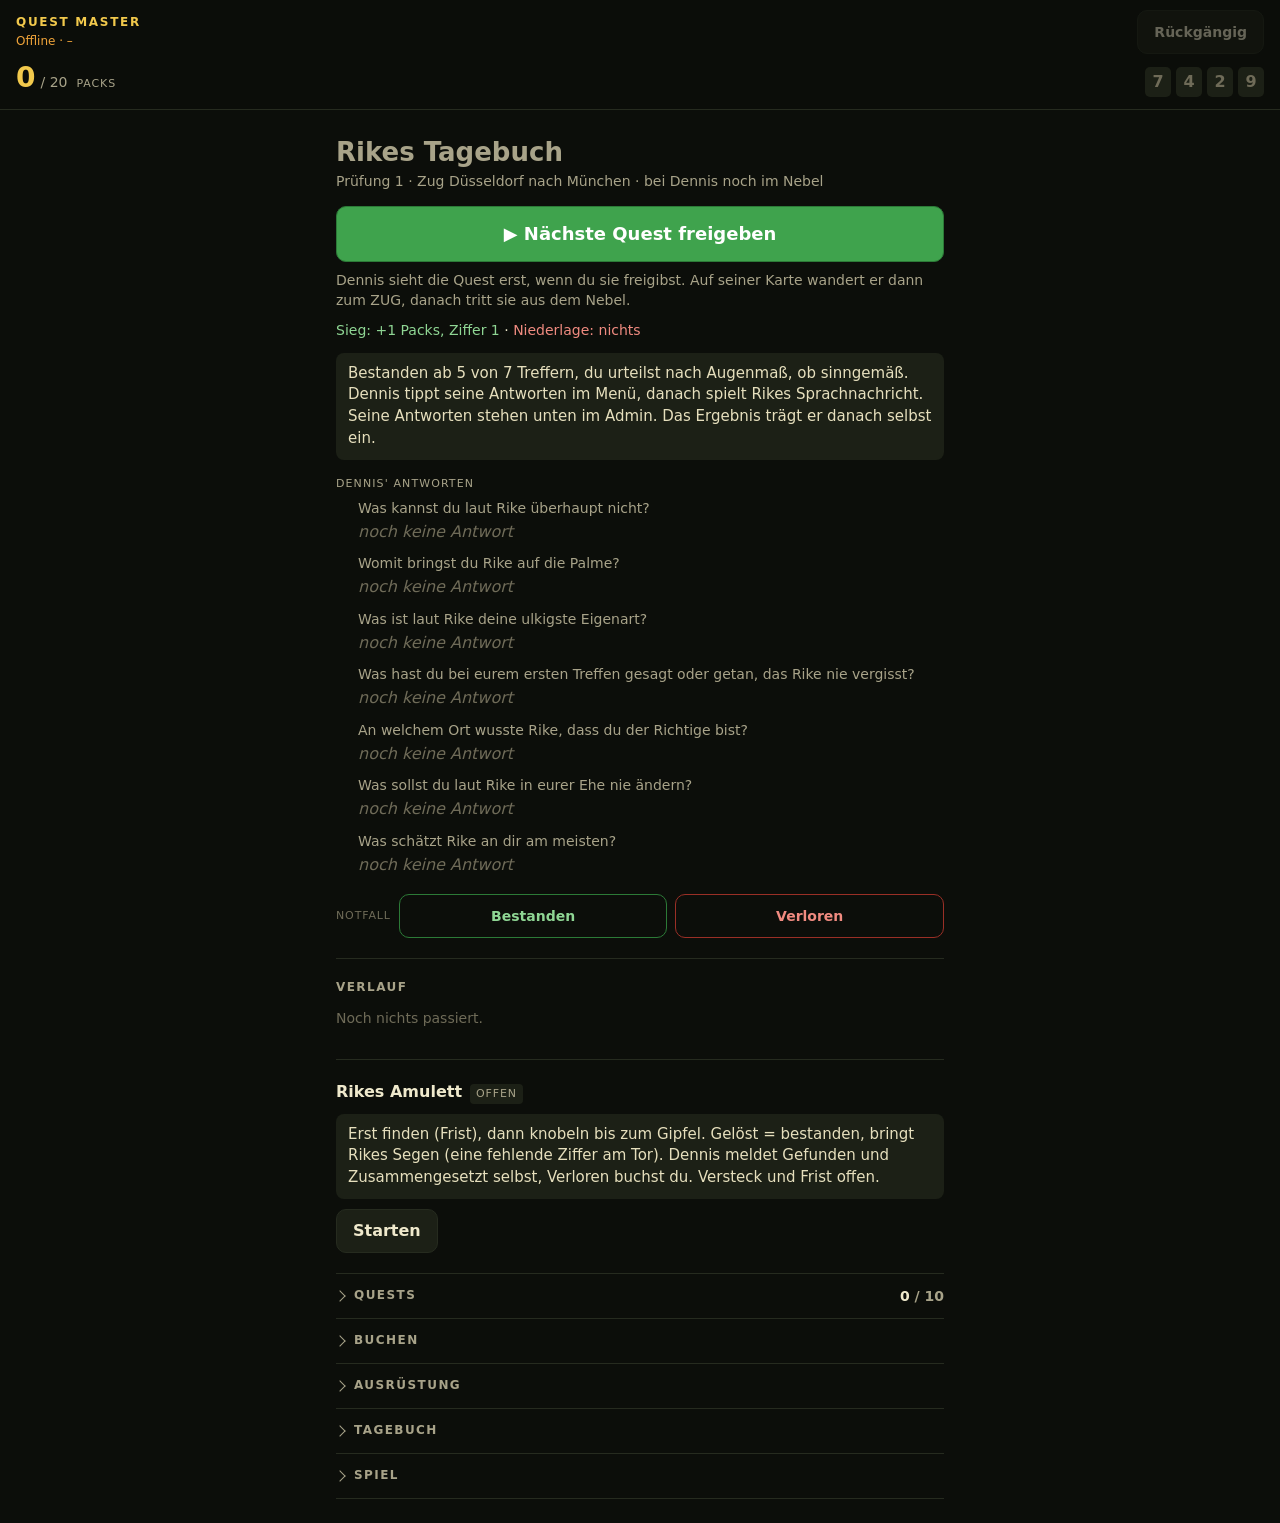
<file: app/admin.html>
<!doctype html>
<html lang="de">
<head>
  <meta charset="utf-8">
  <meta name="viewport" content="width=device-width, initial-scale=1, viewport-fit=cover">
  <meta name="theme-color" content="#0c0e0a">
  <meta name="robots" content="noindex">
  <meta name="apple-mobile-web-app-capable" content="yes">
  <meta name="mobile-web-app-capable" content="yes">
  <meta name="apple-mobile-web-app-status-bar-style" content="black">
  <meta name="apple-mobile-web-app-title" content="Quest Master">
  <title>Quest Master · Dennis Quest</title>
  <link rel="icon" type="image/png" sizes="32x32" href="assets/icons/admin-32.png">
  <link rel="apple-touch-icon" href="assets/icons/admin-180.png">
  <link rel="manifest" href="admin.webmanifest">
  <link rel="stylesheet" href="admin.css">
</head>
<body>
  <header class="top">
    <p class="probe-band" id="probeBand" hidden>Probelauf <a href="admin.html">Zum echten Spiel</a></p>
    <div class="top-row">
      <div class="brand-box">
        <strong class="brand">Quest Master</strong>
        <span class="sync" id="sync">…</span>
      </div>
      <button type="button" class="btn undo" id="undo" disabled><span>Rückgängig</span><small id="undoWas"></small></button>
    </div>
    <div class="top-row stats">
      <div class="stat"><b id="packs">0</b><small id="packsMax">/ 20</small><span class="lbl">Packs</span></div>
      <div class="stat code" id="code" aria-label="Code des Kästchens"></div>
    </div>
  </header>

  <main>
    <section class="probe-card" id="probeCard" hidden>
      <p class="hint">Dennis' Seite dazu: <b id="probeUrl">…/?probe</b></p>
      <div class="chips" id="szenarien"></div>
    </section>

    <section class="jetzt" id="nextCard">
      <h1 id="nextTitle">…</h1>
      <p class="wo" id="nextMeta"></p>
      <!-- Der Morgen (01.10.): Zwischensequenz am Samstagmorgen, die Fee bringt Dennis Stufe 1 jedes Items -->
      <div class="frei" id="morgenBox" hidden>
        <button type="button" class="btn win frei-btn" id="morgenBtn">☀ Der Morgen beginnt</button>
        <p class="hint" id="morgenHint"></p>
      </div>
      <!-- Freigabe (30.09.): Dennis sieht die nächste Quest erst, wenn du sie hier freigibst. Kein GPS. -->
      <div class="frei" id="nextFrei" hidden>
        <button type="button" class="btn win frei-btn" id="freigeben">▶ Nächste Quest freigeben</button>
        <p class="hint" id="freiHint"></p>
      </div>
      <p class="fx" id="nextFx"></p>
      <p class="qm" id="nextQm"></p>
      <div class="use" id="nextUse"></div>
      <div class="duels" id="duels" hidden></div>
      <div class="lb" id="nextLogbuch" hidden></div>
      <div class="notfall">
        <span class="lbl">Notfall</span>
        <button type="button" class="btn win" id="nextWin">Bestanden</button>
        <button type="button" class="btn glanz" id="nextGlanz" hidden>Glanzsieg</button>
        <button type="button" class="btn lose" id="nextLose">Verloren</button>
      </div>
    </section>

    <section aria-labelledby="verlaufTitle">
      <h2 id="verlaufTitle">Verlauf</h2>
      <p class="hint" id="kappung" hidden></p>
      <ul class="verlauf" id="verlauf"></ul>
    </section>

    <section aria-label="Laufende Quest">
      <div class="lauf" id="lauf"></div>
    </section>

    <details>
      <summary>Quests <span class="count"><span id="done">0</span><span id="total">/ 10</span></span></summary>
      <ol class="quests" id="quests"></ol>
    </details>

    <details>
      <summary>Buchen</summary>
      <div class="chips" id="quick"></div>
      <div class="chips" id="buyDigits"></div>
      <form class="custom" id="customForm">
        <input id="customAmount" type="number" inputmode="numeric" step="1" value="-1" aria-label="Packs">
        <input id="customReason" type="text" placeholder="Grund" aria-label="Grund" autocomplete="off">
        <button type="submit" class="btn">Buchen</button>
      </form>
    </details>

    <details>
      <summary>Ausrüstung</summary>
      <div class="inv" id="inv" aria-label="Dennis besitzt"></div>
      <ul class="items" id="items"></ul>
    </details>

    <details>
      <summary>Tagebuch</summary>
      <ol class="lb-list" id="lbList"></ol>
    </details>

    <details>
      <summary>Spiel</summary>
      <p class="hint" id="storageInfo"></p>
      <div class="chips">
        <a class="btn ghost" id="dennisLink" href="./" target="_blank" rel="noopener">Dennis' Ansicht</a>
        <a class="btn ghost" id="probeLink" href="admin.html?probe">Probelauf öffnen</a>
        <a class="btn ghost" href="./?demo" target="_blank" rel="noopener">Demo</a>
      </div>
      <div class="chips">
        <button type="button" class="btn danger" id="resetLb">Tagebuch leeren</button>
        <button type="button" class="btn danger" id="reset">Alles zurücksetzen</button>
      </div>
    </details>
  </main>

  <div class="toast" id="toast" role="status"></div>

  <script src="config.js"></script>
  <script src="engine.js"></script>
  <script src="store.js"></script>
  <script src="admin.js"></script>
</body>
</html>
</file>
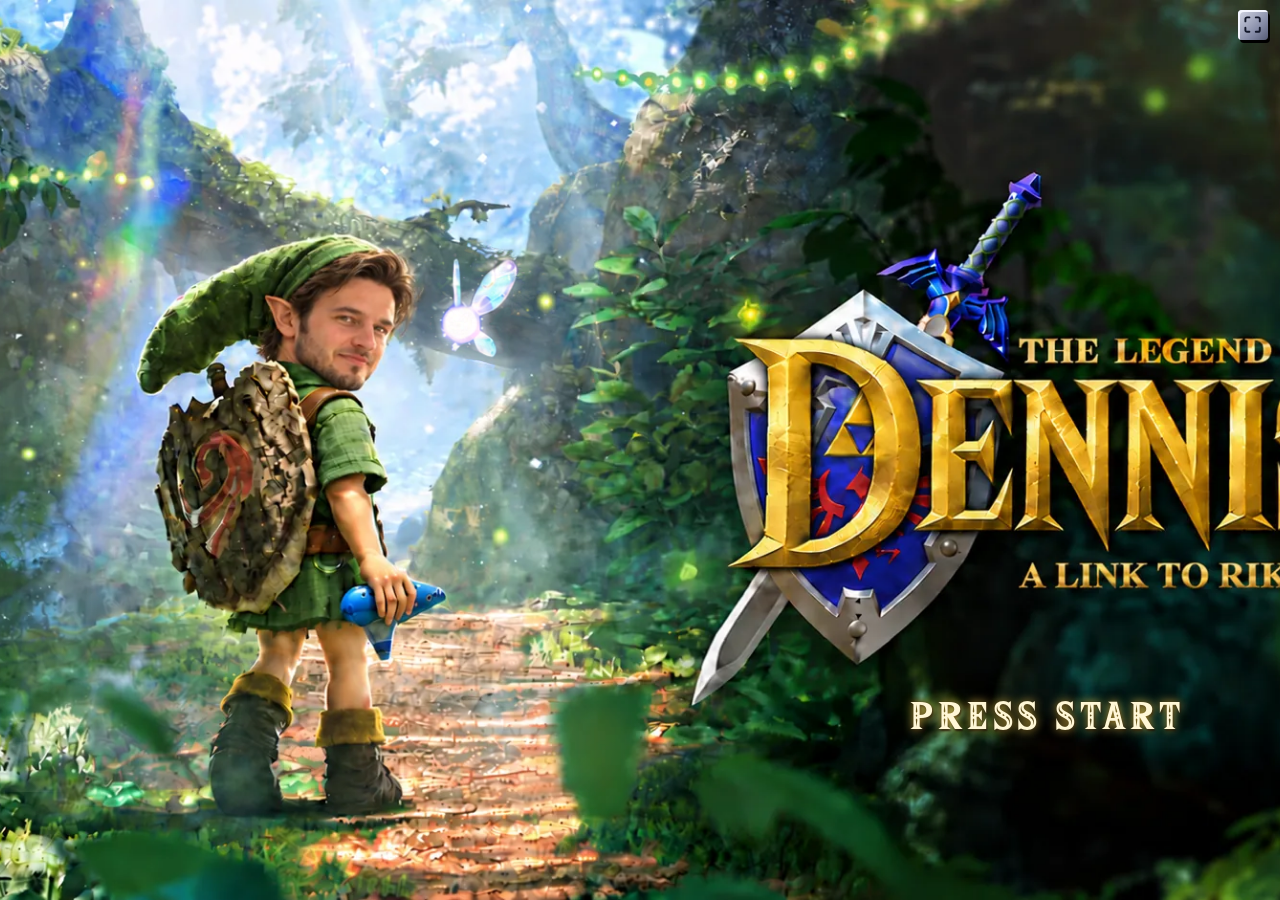
<file: app/stilprobe.html>
<!doctype html>
<html lang="de">
<head>
  <meta charset="utf-8">
  <meta name="viewport" content="width=device-width, initial-scale=1, viewport-fit=cover, interactive-widget=resizes-content">
  <meta name="theme-color" content="#080907">
  <meta name="mobile-web-app-capable" content="yes">
  <meta name="apple-mobile-web-app-capable" content="yes">
  <meta name="apple-mobile-web-app-status-bar-style" content="black-translucent">
  <meta name="apple-mobile-web-app-title" content="Dennis Quest">
  <meta name="robots" content="noindex">
  <title>Dennis Quest · Stilprobe</title>
  <link rel="icon" type="image/png" sizes="32x32" href="assets/icons/dennis-32.png">
  <link rel="apple-touch-icon" href="assets/icons/dennis-180.png">
  <link rel="manifest" href="manifest.webmanifest">
  <link rel="preload" as="image" href="assets/intro-titel.webp" fetchpriority="high">
  <link rel="preload" as="font" type="font/woff2" href="assets/nunito.woff2" crossorigin>
  <link rel="stylesheet" href="styles.css">
  <!-- Stilprobe (08-erlebnis-plan.md, Abschnitt 10): neuer Look als Schicht über styles.css. Die App (index.html) bleibt unverändert. -->
  <link rel="stylesheet" href="stilprobe.css">
  <script>
    // Stilprobe: ohne Zusatz gleich den Beispielstand der Tagesmitte zeigen, ohne Startbildschirm
    if (!location.search) history.replaceState(null, "", "?demo&direkt");
    // Android (Chrome, Samsung Internet): Angebot zum Installieren früh abfangen, app.js zeigt dafür den Knopf
    addEventListener("beforeinstallprompt", e => { e.preventDefault(); window.__installEvent = e; });
  </script>
</head>
<body>
  <!-- Stilprobe des Remasters (08-erlebnis-plan.md, Abschnitt 10). Gleiche Logik wie index.html, neuer Look aus stilprobe.css.
       Ohne Zusatz: Mitte des Tages. Auch ?demo=start&direkt, ?demo=bund&direkt, ?demo=ende&direkt.
       Dennis' Menü (06-design-plan.md, 07-spiele-und-items.md)
       /             liest den echten Stand (Firebase), schreibt nur Log-Buch-Antworten
       /?demo        Beispielstand mit Demo-Knöpfen, ohne Firebase (auch ?demo=start, ?demo=bund, ?demo=ende)
       /?onboarding  Prolog und Hinweise der Fee auch später am Tag (sonst nur, solange noch keine Quest entschieden ist)
       /?direkt      ohne Startbildschirm
       /?probe       Probelauf des Quest Masters (admin.html?probe), roter Rahmen, echtes Spiel unberührt -->
  <div class="game" id="game">
    <img class="world" src="assets/alpine-trail.webp" alt="" decoding="async">
    <div class="world-shade" aria-hidden="true"></div>

    <!-- Startbildschirm: Titelbild vom Nutzer. Die Fee ist aus dem Bild gelöst und schwebt,
         Licht, Feenstaub und Glühwürmchen bewegen sich (app.js, Abschnitt Startbildschirm) -->
    <section class="intro-screen" id="introScreen" aria-label="Startbildschirm: The Legend of Dennis, A Link to Rike">
      <div class="intro-scene">
        <div class="intro-cam">
          <img class="intro-bg" src="assets/intro-titel.webp" alt="" draggable="false" decoding="async" fetchpriority="high">
          <span class="intro-sun" aria-hidden="true"></span>
          <span class="intro-rays" aria-hidden="true"><i style="--x:16.8%;--w:5.5%;--d:9s;--o:.8"></i><i style="--x:44%;--w:7%;--d:8s;--o:.75"></i><i style="--x:51.5%;--w:4.5%;--d:12s;--o:.55"></i></span>
          <span class="intro-path-light" aria-hidden="true"></span>
          <img class="intro-fee" id="introFee" src="assets/intro-fee.png" alt="" draggable="false">
          <canvas class="intro-fx" id="introFx" aria-hidden="true"></canvas>
        </div>
        <button class="start-quest" id="startQuest" type="button">PRESS START</button>
      </div>
      <button class="install-btn" id="installBtn" type="button" hidden>
        <svg viewBox="0 0 24 24" aria-hidden="true" focusable="false"><path fill="none" stroke="currentColor" stroke-linecap="round" stroke-linejoin="round" stroke-width="2.6" d="M12 3v11m-4.5-4.5L12 14l4.5-4.5M4 16v3a2 2 0 0 0 2 2h12a2 2 0 0 0 2-2v-3"/></svg>
        <span>APP INSTALLIEREN</span>
      </button>
      <button class="fullscreen-toggle" id="fullscreenToggle" type="button" aria-label="Vollbild öffnen" aria-pressed="false" title="Vollbild">
        <svg viewBox="0 0 24 24" aria-hidden="true" focusable="false"><path fill="none" stroke="currentColor" stroke-linecap="round" stroke-linejoin="round" stroke-width="2.4" d="M3 8V5a2 2 0 0 1 2-2h3m8 0h3a2 2 0 0 1 2 2v3m0 8v3a2 2 0 0 1-2 2h-3m-8 0H5a2 2 0 0 1-2-2v-3"/></svg>
      </button>
    </section>

    <!-- HUD: immer sichtbar. Links die Packs, Mitte die nächste Quest, rechts der Code des Kästchens -->
    <header class="hud">
      <button class="hud-packs" id="hudPacks" type="button" aria-label="Packs">
        <span class="pack-row" id="packRow" aria-hidden="true"></span>
        <span class="hud-num"><b id="packsVal">0</b></span>
      </button>
      <button class="hud-next" id="hudNext" type="button">
        <span class="hud-next-name" id="hudNextName">…</span>
      </button>
      <button class="hud-code" id="hudCode" type="button" aria-label="Code des Kästchens">
        <svg class="lock" aria-hidden="true"><use href="#i-lock"></use></svg>
        <span class="tumblers" id="tumblers"></span>
      </button>
    </header>

    <button class="shoulder shoulder-left" type="button" data-nav="prev" aria-label="Vorherige Seite (Z)"><span>Z</span></button>
    <button class="shoulder shoulder-right" type="button" data-nav="next" aria-label="Nächste Seite (R)"><span>R</span></button>

    <div class="stage">
      <div class="menu-viewport">
        <div class="menu-cube flat" id="menuCube">

          <!-- Seite 0: KARTE · Nur das Wo: Weg, Stationen, Nebel, Dennis. Die Karte ist zugleich der Fortschritt.
               Tippen auf eine Station öffnet ihre Quest auf QUESTS, die Hütte zeigt den Code (08-erlebnis-plan.md, Abschnitt 11). -->
          <section class="face face-map" data-page="0" aria-label="Karte">
            <header class="face-head">
              <h2>KARTE</h2>
            </header>
            <div class="map-body">
              <div class="map-sheet" id="mapSheet">
                <svg class="map-terrain" viewBox="0 0 1000 420" preserveAspectRatio="none" aria-hidden="true">
                  <path class="t-sky" d="M0 0H1000V420H0Z"/>
                  <path class="t-back" d="M0 200 C90 150 170 170 250 130 C330 90 380 110 450 90 C540 60 600 80 680 50 C730 30 780 40 830 36 C900 30 950 60 1000 50 V420 H0Z"/>
                  <path class="t-front" d="M0 300 C120 270 200 282 300 240 C400 200 470 214 560 180 C650 146 720 122 780 104 C840 118 900 160 1000 190 V420 H0Z"/>
                  <path class="t-forest" d="M316 292 l14 -30 14 30Z M346 286 l12 -26 12 26Z M392 262 l14 -30 14 30Z M424 258 l12 -26 12 26Z M512 236 l14 -30 14 30Z M544 230 l12 -26 12 26Z M600 204 l14 -30 14 30Z M632 196 l12 -26 12 26Z M688 176 l12 -26 12 26Z"/>
                  <path class="t-fluss" d="M0 350 C60 342 110 356 170 368 C230 380 285 394 330 420 H290 C250 404 206 396 150 388 C96 380 50 374 0 376Z"/>
                  <path class="t-rail" d="M0 392 C40 376 70 352 100 332"/>
                  <path class="t-route" id="mapRoute" d=""/>
                </svg>
                <!-- Der gegangene Weg in eigener Ebene: Beim Laufen wird nur sie neu gezeichnet, nicht das ganze Gelände -->
                <svg class="map-weg" viewBox="0 0 1000 420" preserveAspectRatio="none" aria-hidden="true"><path class="t-done-rand" id="mapDoneRand" d=""/><path class="t-done" id="mapDone" d=""/></svg>
                <div class="map-fog" id="mapFog" hidden></div>
                <div class="map-marks" id="mapMarks"></div>
                <span class="map-walker" id="mapWalker" hidden aria-hidden="true"></span>
                <span class="map-gps" id="mapGps" hidden title="Hier bist du laut GPS"></span>
                <!-- Kartusche: Höhe, Strecke bis zum Gipfel, Höhenprofil des echten Wegs, GPS -->
                <div class="map-legend" id="mapLegend">
                  <div class="ml-top">
                    <svg class="ml-ico" aria-hidden="true"><use href="#i-mountain"></use></svg>
                    <p class="ml-now"><b id="mlWert">–</b> <span id="mlWo"></span></p>
                    <button class="ml-gps" id="gpsBtn" type="button" aria-pressed="false" aria-label="GPS: zeig mir, wo ich am Weg bin"><svg aria-hidden="true"><use href="#i-gps"></use></svg><span>GPS</span></button>
                  </div>
                  <p class="ml-rest" id="mlRest"></p>
                  <div class="ml-profil" id="mlProfil" aria-hidden="true">
                    <svg viewBox="0 0 200 40" preserveAspectRatio="none"><path class="p-area" id="mlArea" d=""/><path class="p-line" id="mlLine" d=""/></svg>
                  </div>
                </div>
                <!-- Stationstafel: erscheint beim Antippen einer Station -->
                <div class="station-card textbox" id="stationCard" hidden aria-live="polite"></div>
              </div>
            </div>
          </section>

          <!-- Seite 1: QUESTS · Nur das Was: was dran ist, was geschafft ist, was auf dem Spiel steht (Startseite) -->
          <section class="face face-quests" data-page="1" aria-label="Quests">
            <header class="face-head">
              <h2>QUESTS</h2>
            </header>
            <div class="quests-body">
              <div class="list-col">
                <ol class="quest-list" id="questList"></ol>
              </div>
              <article class="quest-card textbox" id="questCard" aria-live="polite"></article>
            </div>
          </section>

          <!-- Seite 2: AUSRÜSTUNG · Was habe ich dabei? Links der Beutel (Items), Mitte Dennis im Bogenfenster,
               rechts Runenkreise (Fähigkeiten). Noch nicht Erspieltes ist ein Schatten. -->
          <section class="face face-equip" data-page="2" aria-label="Ausrüstung">
            <header class="face-head">
              <h2>AUSRÜSTUNG</h2>
            </header>
            <div class="equip-body">
              <div class="equip-group bag">
                <p class="lbl plakette">ITEMS</p>
                <div class="slots" id="slotsGear"></div>
              </div>
              <div class="character-window" id="charWindow">
                <span class="cw-licht" aria-hidden="true"></span>
                <img src="assets/avatar-okarina.webp" alt="Dennis spielt Okarina" width="560" height="1218" decoding="async">
                <span class="motes" aria-hidden="true"><i></i><i></i><i></i><i></i><i></i></span>
                <span class="notes" aria-hidden="true"><i>♪</i><i>♫</i><i>♪</i></span>
                <div class="c-tasten" id="cTasten" hidden role="group" aria-label="Was du mitnimmst">
                  <button type="button" class="c-taste l" data-c="0"><svg aria-hidden="true"><use href="#i-card"></use></svg><i class="pfeil"></i></button>
                  <button type="button" class="c-taste d" data-c="1"><svg aria-hidden="true"><use href="#i-card"></use></svg><i class="pfeil"></i></button>
                  <button type="button" class="c-taste r" data-c="2"><svg aria-hidden="true"><use href="#i-card"></use></svg><i class="pfeil"></i></button>
                </div>
              </div>
              <p class="plakette ruest-fuer" id="ruestFuer" hidden></p>
              <div class="equip-group magic">
                <p class="lbl plakette">FÄHIGKEITEN</p>
                <div class="slots" id="slotsSkill"></div>
              </div>
              <div class="item-box textbox" id="itemBox" aria-live="polite"></div>
            </div>
          </section>

        </div>
      </div>
    </div>

    <footer class="foot">
      <b class="probe-tag">PROBE</b>
      <span class="demo-bar" id="demoBar" hidden>
        <b>DEMO</b>
        <button type="button" data-demo="bestanden">Nächste bestanden</button>
        <button type="button" data-demo="verloren">Nächste verloren</button>
        <button type="button" data-demo="zurueck">Zurück</button>
        <button type="button" data-demo="einsetzen">Mitnehmen</button>
        <button type="button" data-demo="amulett">Amulett</button>
      </span>
      <span class="sync" id="sync"></span>
    </footer>

    <!-- Ergebnis-Fenster: erscheint, wenn der Quest Master etwas bucht -->
    <div class="coach" id="coach" hidden><p class="coach-bubble" role="status"><img class="coach-fee" src="assets/fee.png" loading="lazy" alt="" aria-hidden="true"><span class="coach-text"></span><span class="result-more" aria-hidden="true">▼</span></p></div>

    <!-- Prolog: einmal pro Handy nach dem ersten PRESS START. Rikes Fee stellt sich vor, heißt Dennis willkommen und erklärt in sechs Tafeln, worum es geht. -->
    <section class="prolog" id="prolog" hidden aria-label="Prolog">
      <button class="prolog-skip" id="prologSkip" type="button">ÜBERSPRINGEN</button>
      <div class="prolog-stage">
        <img class="prolog-fee" id="prologFee" src="assets/fee.png" loading="lazy" alt="" draggable="false">
        <div class="prolog-bild" id="prologBild" aria-hidden="true"></div>
      </div>
      <div class="prolog-box textbox" role="dialog" aria-modal="true" aria-labelledby="prologText">
        <p class="prolog-text" id="prologText"></p>
        <span class="prolog-dots" id="prologDots" aria-hidden="true"></span>
        <span class="result-more" aria-hidden="true">▼</span>
      </div>
    </section>
    <div class="overlay" id="overlay" hidden>
      <div class="result textbox" role="dialog" aria-modal="true" aria-labelledby="resultTitle">
        <div class="result-head" id="resultHead"></div>
        <ul class="result-lines" id="resultLines"></ul>
        <p class="result-next" id="resultNext"></p>
        <span class="result-more" aria-hidden="true">▼</span>
      </div>
    </div>

    <!-- Log-Buch: Dennis tippt seine Antwort, besiegelt sie, dann spielt Rikes Sprachnachricht (app.js, Abschnitt Log-Buch) -->
    <div class="logbuch" id="logbuch" hidden>
      <div class="lb-panel textbox" role="dialog" aria-modal="true" aria-labelledby="lbTitle">
        <header class="lb-head">
          <span class="medal won" style="--m:#4a8fe8"><svg aria-hidden="true"><use href="#z-water"></use></svg></span>
          <p class="tb-title" id="lbTitle">RIKES TAGEBUCH</p>
          <p class="lb-step" id="lbStep"></p>
          <button type="button" class="lb-close" id="lbClose" aria-label="Tagebuch schließen">✕</button>
        </header>
        <p class="lb-frage" id="lbFrage"></p>
        <form class="lb-form" id="lbForm">
          <textarea id="lbInput" rows="2" maxlength="300" enterkeyhint="done" autocomplete="off" autocapitalize="sentences" placeholder="Ein bis drei Worte" aria-label="Was hat Rike gesagt?"></textarea>
          <button type="submit" class="lb-btn" id="lbSeal"><svg aria-hidden="true"><use href="#i-seal"></use></svg>BESIEGELN</button>
        </form>
        <div class="lb-sealed" id="lbSealed" hidden>
          <p class="lb-antwort"><svg class="lb-wachs" aria-hidden="true"><use href="#i-seal"></use></svg><span id="lbAntwort"></span></p>
          <div class="lb-voice">
            <button type="button" class="lb-play" id="lbPlay" aria-label="Rikes Nachricht abspielen"><svg aria-hidden="true"><use href="#i-play"></use></svg></button>
            <span class="lb-wave" id="lbWave" aria-hidden="true"><i></i><i></i><i></i><i></i><i></i><i></i><i></i><i></i><i></i></span>
            <span class="lb-who" id="lbWho">RIKE</span>
          </div>
          <button type="button" class="lb-btn" id="lbNext">WEITER</button>
        </div>
      </div>
    </div>

    <!-- Siegel: Dennis besiegelt selbst (Ergebnis, Einsatz, Duell, Amulett, Ziffer). Gedrückt halten, bis der Ring zu ist (app.js, Abschnitt Siegel). -->
    <div class="schwur" id="schwur" hidden>
      <div class="sw-panel textbox" role="dialog" aria-modal="true" aria-labelledby="swArt">
        <p class="sw-art" id="swArt"></p>
        <div class="sw-kopf" id="swKopf"></div>
        <ul class="sw-folgen" id="swFolgen"></ul>
        <div class="sw-unten">
          <button type="button" class="sw-zurueck" id="swZurueck">ZURÜCK</button>
          <div class="sw-wahl" id="swWahl"></div>
          <p class="sw-hinweis">Siegel gedrückt halten</p>
          <button type="button" class="sw-siegel" id="swSiegel" aria-label="Siegel gedrückt halten zum Besiegeln">
            <svg class="sw-ring" viewBox="0 0 100 100" aria-hidden="true"><circle class="sw-ring-bg" cx="50" cy="50" r="44"/><circle class="sw-ring-voll" cx="50" cy="50" r="44" pathLength="100"/></svg>
            <svg class="sw-wachs" aria-hidden="true"><use href="#i-seal"></use></svg>
          </button>
        </div>
      </div>
    </div>

    <div class="rotate-hint" aria-hidden="true">
      <div class="phone"></div>
      <p>Handy quer halten</p>
    </div>
    <div class="dither" aria-hidden="true"></div>
  </div>

  <svg class="svg-sprite" aria-hidden="true">
    <!-- Pack: Spielkarte im Goldrahmen -->
    <symbol id="i-card" viewBox="0 0 22 30">
      <rect x="1" y="1" width="20" height="28" rx="2.6" fill="#f2c94c" stroke="#3b2605" stroke-width="1.4"/>
      <rect x="3.8" y="3.8" width="14.4" height="22.4" rx="1.2" fill="#b3261e"/>
      <path d="M11 8.2a4.3 4.3 0 0 1 4.3 4.3c0 1.7-.9 2.7-1.9 3.3v1.6H8.6v-1.6c-1-.6-1.9-1.6-1.9-3.3A4.3 4.3 0 0 1 11 8.2Z" fill="#fff3d1"/>
      <circle cx="9.4" cy="12.6" r="1.05" fill="#b3261e"/><circle cx="12.6" cy="12.6" r="1.05" fill="#b3261e"/>
      <path d="M6.4 20.4 15.6 23.6M15.6 20.4 6.4 23.6" stroke="#fff3d1" stroke-width="1.6" stroke-linecap="round"/>
    </symbol>
    <!-- Pack, der noch dem Bund gehört: Kartenrücken -->
    <symbol id="i-card-empty" viewBox="0 0 22 30">
      <rect x="1" y="1" width="20" height="28" rx="2.6" fill="#221f17" stroke="#8a7a4e" stroke-width="1.3"/>
      <rect x="3.7" y="3.7" width="14.6" height="22.6" rx="1.3" fill="none" stroke="#4f4632" stroke-width="1"/>
      <path d="M11 9.2 15.2 15 11 20.8 6.8 15Z" fill="#2e2a1e" stroke="#9a8854" stroke-width="1.1"/>
      <circle cx="11" cy="15" r="1.3" fill="#9a8854"/>
    </symbol>
    <symbol id="i-lock" viewBox="0 0 24 28">
      <path d="M6.5 12.5V8.5a5.5 5.5 0 0 1 11 0v4" fill="none" stroke="currentColor" stroke-width="3"/>
      <rect x="2" y="11.5" width="20" height="15.5" rx="2.5" fill="currentColor"/>
      <circle cx="12" cy="17.6" r="2.3" fill="#1c1a12"/><rect x="10.9" y="18.6" width="2.2" height="4.6" rx="1" fill="#1c1a12"/>
    </symbol>
    <!-- Items -->
    <!-- Beutel: Lederbeutel mit Kordel (Startitem) -->
    <symbol id="i-beutel" viewBox="0 0 32 32">
      <path fill="currentColor" d="M9.2 3.6c2.1 1.5 4.4 2.1 6.8 2.1s4.7-.6 6.8-2.1l-2.2 7.2h-9.2Z"/>
      <path fill="currentColor" d="M11.1 11.4h9.8c4.7 2.6 7.8 6.9 7.8 10.9 0 4.5-5.3 6.9-12.7 6.9S3.3 26.8 3.3 22.3c0-4 3.1-8.3 7.8-10.9Z"/>
      <rect x="9.8" y="9.5" width="12.4" height="3.3" rx="1.65" fill="rgba(0,0,0,.45)"/>
      <path d="M19.6 12.4c.5 2.3 2.1 3.6 4 4.5M18.7 12.6c-.3 2.5.5 4.2 1.7 5.7" fill="none" stroke="rgba(0,0,0,.42)" stroke-width="1.3" stroke-linecap="round"/>
      <circle cx="19.2" cy="11.15" r="1.75" fill="rgba(255,255,255,.45)"/>
      <path d="M13.1 6.6l.7 2.9M16 6.9v2.7M18.9 6.6l-.7 2.9" stroke="rgba(0,0,0,.3)" stroke-width="1.1" stroke-linecap="round"/>
      <path d="M8.4 18.8c.8-2.1 2.3-3.8 4.1-5" fill="none" stroke="rgba(255,255,255,.42)" stroke-width="1.9" stroke-linecap="round"/>
      <path d="M8 25.2c2.4 1.3 5.1 1.8 8 1.8" fill="none" stroke="rgba(0,0,0,.25)" stroke-width="1.4" stroke-linecap="round"/>
    </symbol>
    <!-- Runenkreis um jede Fähigkeit: dreht sich, solange sie Dennis gehört -->
    <symbol id="i-rune" viewBox="0 0 100 100">
      <circle cx="50" cy="50" r="46.5" fill="none" stroke="currentColor" stroke-width="1.6" opacity=".8"/>
      <circle cx="50" cy="50" r="41" fill="none" stroke="currentColor" stroke-width="5.5" stroke-dasharray="1.4 5.04 3.6 5.04 1.4 5.04" opacity=".75"/>
      <circle cx="50" cy="50" r="35.5" fill="none" stroke="currentColor" stroke-width="1" stroke-dasharray="14 3 2 3" opacity=".55"/>
      <path fill="currentColor" d="M50 0l3.4 5.6h-6.8ZM50 100l-3.4-5.6h6.8ZM0 50l5.6-3.4v6.8ZM100 50l-5.6 3.4v-6.8Z"/>
    </symbol>
    <!-- Wasserwaffen in drei Stufen: Spritze (Start, aus dem Beutel), kleine Pistole, große Pistole -->
    <symbol id="i-spritze" viewBox="0 0 32 32"><g transform="rotate(-38 16 16)"><g fill="currentColor"><rect x="2.2" y="12.4" width="2.2" height="7.2" rx=".8"/><rect x="4" y="15" width="5.4" height="2"/><rect x="8.2" y="10.2" width="1.9" height="11.6" rx=".7"/><rect x="9.6" y="12" width="12.6" height="8" rx="1.6"/><path d="M22 14.1 26.2 15.2 29.6 16 26.2 16.8 22 17.9Z"/></g><path d="M13.4 12v3.2M16.4 12v3.2M19.4 12v3.2" stroke="rgba(0,0,0,.38)" stroke-width="1.1"/><rect x="10.8" y="17.2" width="10" height="1.4" rx=".7" fill="rgba(255,255,255,.4)"/></g></symbol>
    <symbol id="i-pistol-klein" viewBox="0 0 32 32"><g fill="currentColor"><path d="M8 11.5h15v4H8a2 2 0 0 1 0-4Z"/><rect x="22.5" y="12.4" width="4.6" height="2.2" rx=".8"/><path d="M8.6 15h4.6l-1.3 9.6H7.1Z"/><circle cx="10.4" cy="10.4" r="2"/></g><path d="M13.4 15.4c.3 2 1.3 3.2 2.9 3.6" fill="none" stroke="currentColor" stroke-width="1.4" stroke-linecap="round"/><rect x="8.5" y="12.3" width="12" height="1.1" rx=".55" fill="rgba(255,255,255,.35)"/></symbol>
    <symbol id="i-pistol" viewBox="0 0 32 32"><g fill="currentColor"><rect x="9" y="4.5" width="12" height="7.5" rx="3"/><path d="M2.5 13H25l2-1h3v5h-3l-2-1H14.4l-1.6 2.4v1.4h-2.3L9.2 28.5H4.2l2.1-10.2L2.5 16.6Z"/></g><path d="M12.4 19.6c1.5.2 2.4 1.3 2.3 2.9" fill="none" stroke="currentColor" stroke-width="1.6"/><rect x="10.5" y="6" width="3" height="4.5" rx="1.2" fill="rgba(255,255,255,.35)"/></symbol>
    <symbol id="i-ropering" viewBox="0 0 32 32"><circle cx="16" cy="16" r="10.4" fill="none" stroke="currentColor" stroke-width="5.4"/><circle cx="16" cy="16" r="10.4" fill="none" stroke="rgba(0,0,0,.32)" stroke-width="5.4" stroke-dasharray="2.2 2.6"/></symbol>
    <symbol id="i-cards" viewBox="0 0 32 32"><g fill="currentColor"><rect x="4" y="8" width="14.5" height="20" rx="2" transform="rotate(-14 11.25 18)" opacity=".6"/><rect x="12.5" y="3.5" width="14.5" height="20" rx="2" transform="rotate(9 19.75 13.5)"/></g><path d="M15.6 7.4 23.8 8.7" transform="rotate(9 19.75 13.5)" stroke="rgba(255,255,255,.75)" stroke-width="1.7" stroke-linecap="round"/><path d="M15 11.3 18.8 11.9" transform="rotate(9 19.75 13.5)" stroke="rgba(255,255,255,.5)" stroke-width="1.4" stroke-linecap="round"/></symbol>
    <symbol id="i-token" viewBox="0 0 32 32"><circle cx="16" cy="16" r="13.2" fill="currentColor"/><circle cx="16" cy="16" r="10.2" fill="none" stroke="rgba(0,0,0,.33)" stroke-width="1.6"/><path d="m16 8.4 2.3 4.7 5.1.7-3.7 3.6.9 5.1-4.6-2.4-4.6 2.4.9-5.1-3.7-3.6 5.1-.7Z" fill="rgba(0,0,0,.38)"/></symbol>
    <symbol id="i-sword" viewBox="0 0 512 512"><path fill="currentColor" d="M437 75 355 106 194 267c1 2 1 4 1 6 0 14-12 26-26 26s-26-12-26-26c0-1 0-3 1-4-13 13-20 31-20 48 14 0 28 4 40 13-20 12-45 37-57 57-4-2-7-4-11-5-6-2-10-1-12 2s-2 7 0 12c3 13 19 29 32 32 6 2 9 0 11-1 2-2 3-6 2-12-1-4-3-8-6-12 20-12 46-37 57-57 10 12 15 27 15 42 17 0 34-6 48-19h-2c-14 0-26-12-26-26s12-26 26-26h4l161-161 31-82Z"/></symbol>
    <symbol id="i-shield" viewBox="0 0 32 32"><path d="M16 2.5 28 6.5v8.4c0 7.1-5.1 12.2-12 14.6C9.1 27.1 4 22 4 14.9V6.5Z" fill="currentColor"/><path d="M16 7.4 23.6 10v5c0 4.4-3.1 7.6-7.6 9.3C11.5 22.6 8.4 19.4 8.4 15v-5Z" fill="rgba(0,0,0,.26)"/><path d="M16 10.6v10.2M11.4 14.6h9.2" stroke="rgba(255,255,255,.6)" stroke-width="2.2"/></symbol>
    <!-- Embleme der sechs Prüfungen (Medaillons) -->
    <symbol id="e-flame" viewBox="0 0 32 32"><path fill="currentColor" fill-rule="evenodd" d="M16 2.5c1.6 5 9 7.6 9 16.2a9 9 0 0 1-18 0c0-4.6 2.5-7.1 4.5-9.6.5 2.5 1.5 3.8 3 4.5-.7-4.5 0-8 1.5-11.1ZM16 16c1 2.3 3.6 3.3 3.6 6.3a3.6 3.6 0 0 1-7.2 0c0-2.2 2.2-3.4 3.6-6.3Z"/></symbol>
    <!-- Weisen-Zeichen und Triforce aus der Schrift „Hylian Symbols" (zeldauniverse.net) -->
    <symbol id="z-water" viewBox="-46 -720 740 740"><path fill="currentColor" transform="scale(1 -1)" d="M320 535Q251 588 178 580Q107 571 50 523Q-8 475 10 392Q36 483 136 499Q209 510 281 464Q356 417 433 405Q456 401 491 404Q664 424 646 597Q643 639 612 670Q583 700 540 700Q497 700 467.0 670.0Q437 640 438 598Q437 555 467.0 525.0Q497 495 540 495Q563 495 586 505Q546 475 470 479Q391 482 320 535ZM323 398Q248 453 178 444Q107 435 50 387Q-8 339 2 251Q35 346 136 363Q207 375 281 328Q356 281 433 269Q492 260 552 294Q602 329 611 378Q552 333 473 338Q395 342 323 398ZM10 103Q13 61 44 30Q74 0 116 0Q159 0 189.0 30.0Q219 60 219 103Q219 145 189.0 175.0Q159 205 116 205Q90 205 71 195Q111 225 183 221Q256 218 330 174Q402 130 456 141Q509 151 555.0 197.0Q601 243 582 270Q558 236 490 216Q424 195 351 241Q277 287 238 293Q200 299 166 297Q-8 276 10 103Z"/></symbol>
    <symbol id="z-spirit" viewBox="-34 -720 740 740"><path fill="currentColor" transform="scale(1 -1)" d="M672 350Q672 495 570 597Q467 700 322 700Q177 700 75 597Q29 551 4 498Q20 522 40 542Q118 622 228 622Q338 622 416 542Q493 462 493 350Q493 240 416 158Q338 79 228 79Q118 79 40 158Q18 182 4 204Q28 150 75 103Q177 0 322 0Q467 0 570 103Q672 205 672 350ZM53 516Q19 482 3 444Q13 461 30 478Q81 531 153 531Q226 531 277.0 478.0Q328 425 328 350Q328 276 277 222Q226 169 153 169Q81 169 30 222Q14 238 3 257Q19 220 53 184Q123 116 219 116Q315 116 385 184Q453 254 453 350Q453 446 385 516Q316 585 219 585Q122 585 53 516ZM43 453Q0 411 0 350Q0 290 43 248Q85 205 145 205Q206 205 248 248Q290 290 290 350Q290 411 248 453Q205 496 145 496Q86 496 43 453Z"/></symbol>
    <symbol id="z-forest" viewBox="-20 -763 826 826"><path fill="currentColor" transform="scale(1 -1)" d="M250 646Q259 674 276 696Q225 659 206 598Q179 520 217 446Q236 409 267 383Q235 396 196 396Q114 396 56 338Q9 291 0 231Q11 256 32 277Q78 321 139 321Q201 321 245.0 277.0Q289 233 289 170Q289 107 245 64Q201 18 139 20Q116 20 100 24Q143 0 196 0Q278 0 336 58Q388 110 393 184Q397 112 451 58Q509 0 591 0Q644 0 686 24Q670 20 648 20Q586 19 541 64Q497 108 497 170Q497 231 541 277Q587 321 648 321Q710 321 754 277Q775 256 786 231Q777 290 731 338Q673 396 591 396Q552 396 520 383Q563 418 582 475Q607 553 570 626Q545 674 505 700Q519 685 527 668Q555 613 536 553Q516 493 461 466Q406 438 346 456Q287 475 258 531Q230 587 250 646Z"/></symbol>
    <symbol id="z-shadow" viewBox="-36 -720 740 740"><path fill="currentColor" transform="scale(1 -1)" d="M637 434Q657 422 641 401Q625 381 581 402Q503 527 358 535H332H310Q165 528 87 402Q43 381 27 401Q10 422 31 434Q51 446 51 419Q69 458 38 457Q5 454 1 425Q-5 395 26 379Q59 364 95 376Q194 289 310 274Q310 220 275 175Q232 102 301 15Q313 0 334 0Q355 0 367 15Q436 102 393 175Q358 220 358 274Q474 289 573 376Q608 364 641 379Q673 394 667 425Q663 454 630 457Q597 459 617 419Q617 446 637 434ZM302 511Q270 508 246 481Q220 449 220 407Q220 365 246 334Q264 313 287 307Q207 322 113 399Q183 503 302 511ZM421 481Q398 508 366 511Q485 503 555 399Q461 322 381 307Q405 313 421 334Q448 364 448 407Q448 449 421 481ZM396 570 328 700 260 570Z"/></symbol>
    <symbol id="z-triforce" viewBox="-20 -785 870 870"><path fill="currentColor" transform="scale(1 -1)" d="M206 350 411 700 621 350 830 0H415H0L206 350ZM621 350H206L415 0L621 350Z"/></symbol>
    <!-- Sidequest: Stein -->
    <symbol id="i-chest" viewBox="0 0 32 32"><path fill="currentColor" d="M5 12c0-4.4 4.9-7 11-7s11 2.6 11 7v2H5Zm0 4h22v11H5Z"/><path d="M5 14h22M16 5v9" stroke="rgba(0,0,0,.35)" stroke-width="1.6"/><rect x="13.6" y="12.5" width="4.8" height="6" rx="1" fill="rgba(255,255,255,.35)"/></symbol>
    <symbol id="i-gem" viewBox="0 0 32 32"><path d="M9 5h14l6 8-13 15L3 13Z" fill="currentColor"/><path d="M3 13h26M9 5l4 8 3 15 3-15 4-8M13 13l3-8 3 8" fill="none" stroke="rgba(0,0,0,.3)" stroke-width="1.2"/><path d="M9 5h14l-3 8h-8Z" fill="rgba(255,255,255,.3)"/></symbol>
    <!-- Zeichen -->
    <symbol id="i-check" viewBox="0 0 16 16"><path d="M2.6 8.6 6.3 12l7.1-8" fill="none" stroke="currentColor" stroke-width="2.8" stroke-linecap="round" stroke-linejoin="round"/></symbol>
    <symbol id="i-x" viewBox="0 0 16 16"><path d="m4 4 8 8m0-8-8 8" fill="none" stroke="currentColor" stroke-width="2.8" stroke-linecap="round"/></symbol>
    <symbol id="i-mountain" viewBox="0 0 32 32"><path fill="currentColor" d="M2 27 12.5 9l4.6 7.6 3.4-4.8L30 27Z"/><path fill="rgba(255,255,255,.55)" d="m12.5 9 3 5.1-1.7-.9-1.3 1.6-1.4-1.6-1.9 1Z"/></symbol>
    <symbol id="i-gps" viewBox="0 0 32 32"><circle cx="16" cy="16" r="8.5" fill="none" stroke="currentColor" stroke-width="2.6"/><circle cx="16" cy="16" r="3.6" fill="currentColor"/><path d="M16 2v6M16 24v6M2 16h6M24 16h6" stroke="currentColor" stroke-width="2.6" stroke-linecap="round"/></symbol>
    <symbol id="i-hut" viewBox="0 0 32 32"><path fill="currentColor" d="M3 15 16 4l13 11h-3v12H6V15Z"/><path d="M13.5 27v-7h5v7" fill="#2c2418"/></symbol>
    <symbol id="i-train" viewBox="0 0 32 32"><path fill="currentColor" d="M8 4h16a3 3 0 0 1 3 3v15a3 3 0 0 1-3 3l2.5 4h-3.2L21 25H11l-2.3 4H5.5L8 25a3 3 0 0 1-3-3V7a3 3 0 0 1 3-3Z"/><path d="M8 8h16v7H8Z" fill="#cfe3e8"/><circle cx="10.5" cy="20" r="1.8" fill="#f2c94c"/><circle cx="21.5" cy="20" r="1.8" fill="#f2c94c"/></symbol>
    <!-- Neue Items und Fähigkeiten (07-spiele-und-items.md) -->
    <symbol id="i-top" viewBox="0 0 32 32"><path fill="currentColor" d="M15 2h2v5h-2Z"/><path fill="currentColor" d="M5 12.5 16 7l11 5.5-3 4.5-8 12.5L8 17Z"/><path d="M5 12.5 16 18l11-5.5M16 18v11.5" fill="none" stroke="rgba(0,0,0,.35)" stroke-width="1.4"/><path d="M8.6 12.2 16 8.6l7.4 3.6L16 15.8Z" fill="rgba(255,255,255,.3)"/></symbol>
    <symbol id="i-scroll" viewBox="0 0 32 32"><path fill="currentColor" d="M8 5h17a3 3 0 0 1 0 6h-2v14a3 3 0 0 1-3 3H6a3 3 0 0 1 0-6h2Z"/><path d="M25 5a3 3 0 0 0-3 3v3M6 22a3 3 0 0 1 3 3v3" fill="none" stroke="rgba(0,0,0,.35)" stroke-width="1.4"/><path d="M12 12h7M12 16h7M12 20h5" stroke="rgba(0,0,0,.4)" stroke-width="1.6" stroke-linecap="round"/></symbol>
    <symbol id="i-eye" viewBox="0 0 32 32"><path fill="currentColor" d="M16 7C9 7 3.8 12.2 2 16c1.8 3.8 7 9 14 9s12.2-5.2 14-9c-1.8-3.8-7-9-14-9Z"/><circle cx="16" cy="16" r="5.6" fill="rgba(0,0,0,.45)"/><circle cx="16" cy="16" r="2.4" fill="rgba(255,255,255,.75)"/><path d="M16 1v3.5M6 4l2.2 2.8M26 4l-2.2 2.8" stroke="currentColor" stroke-width="2" stroke-linecap="round"/></symbol>
    <symbol id="i-amulet" viewBox="0 0 32 32"><path d="M9 3c1 4 4 6.5 7 6.5S22 7 23 3" fill="none" stroke="currentColor" stroke-width="2" stroke-linecap="round"/><path fill="currentColor" d="M16 9.5 26 17l-10 12L6 17Z"/><path d="M16 12.5 22 17l-6 7.5L10 17Z" fill="rgba(255,255,255,.35)"/><path d="M16 9.5v19.5M6 17h20" stroke="rgba(0,0,0,.3)" stroke-width="1.2"/></symbol>
    <symbol id="i-seal" viewBox="0 0 32 32"><path fill="currentColor" d="M16 2.5l3.1 2.4 3.9-.4 1.5 3.6 3.6 1.5-.4 3.9 2.4 3.1-2.4 3.1.4 3.9-3.6 1.5-1.5 3.6-3.9-.4L16 29.5l-3.1-2.4-3.9.4-1.5-3.6-3.6-1.5.4-3.9L2 15.5l2.4-3.1-.4-3.9 3.6-1.5L9 3.4l3.9.4Z"/><circle cx="16" cy="16" r="7.4" fill="none" stroke="rgba(0,0,0,.35)" stroke-width="1.6"/><path d="M16 11.2 20.2 18.6H11.8Z" fill="rgba(0,0,0,.35)"/></symbol>
    <symbol id="i-play" viewBox="0 0 32 32"><path fill="currentColor" d="M10 6.5v19l15.5-9.5Z"/></symbol>
    <symbol id="i-star" viewBox="0 0 32 32"><path fill="currentColor" d="m16 3 3.6 8.3 9 .8-6.8 6 2 8.9L16 22.3 8.2 27l2-8.9-6.8-6 9-.8Z"/></symbol>
    <!-- Fluch (28.09., ersetzt die Spruchrolle): trifft immer den Bund -->
    <symbol id="i-fluch" viewBox="0 0 32 32"><path fill="currentColor" d="M16 4c-6.1 0-10.5 4.3-10.5 10 0 3.3 1.5 5.9 3.8 7.4V25a2 2 0 0 0 2 2h9.4a2 2 0 0 0 2-2v-3.6c2.3-1.5 3.8-4.1 3.8-7.4C26.5 8.3 22.1 4 16 4Z"/><circle cx="11.9" cy="15" r="2.7" fill="rgba(0,0,0,.6)"/><circle cx="20.1" cy="15" r="2.7" fill="rgba(0,0,0,.6)"/><path d="M16 18.3l1.4 2.6h-2.8Z" fill="rgba(0,0,0,.5)"/><path d="M13.2 23.4v3.2M16 23.4v3.2M18.8 23.4v3.2" stroke="rgba(0,0,0,.4)" stroke-width="1.3"/><path d="M9.6 11.6c.9-2.4 3-4 5.6-4.4" fill="none" stroke="rgba(255,255,255,.45)" stroke-width="1.6" stroke-linecap="round"/></symbol>
    <!-- Nakama-Ruf: Strohhut -->
    <symbol id="i-nakama" viewBox="0 0 32 32"><path fill="currentColor" d="M8.4 20.4c0-5.6 3.4-10 7.6-10s7.6 4.4 7.6 10Z"/><ellipse cx="16" cy="21.2" rx="14" ry="4.6" fill="currentColor"/><path d="M8.6 17.9c2.2.9 4.8 1.4 7.4 1.4s5.2-.5 7.4-1.4l.2 2.4c-2.3.9-5 1.4-7.6 1.4s-5.3-.5-7.6-1.4Z" fill="#c7362b"/><path d="M4.5 21.8c3 1.4 7 2.1 11.5 2.1s8.5-.7 11.5-2.1" fill="none" stroke="rgba(0,0,0,.25)" stroke-width="1.1"/><path d="M11.4 15.2c.8-2 2.3-3.4 4.1-3.8" fill="none" stroke="rgba(255,255,255,.45)" stroke-width="1.5" stroke-linecap="round"/></symbol>
    <!-- Rikes Segen: Herz mit Funkeln -->
    <symbol id="i-segen" viewBox="0 0 32 32"><path fill="currentColor" d="M16 28 5.6 17.6C2.4 14.4 2.9 9 6.6 7c2.9-1.6 6.6-.7 8.4 2.1l1 1.5 1-1.5c1.8-2.8 5.5-3.7 8.4-2.1 3.7 2 4.2 7.4 1 10.6Z"/><path d="M8.2 10.6c.9-1.5 2.6-2.2 4.2-1.8" fill="none" stroke="rgba(255,255,255,.55)" stroke-width="1.6" stroke-linecap="round"/><path d="M26 1.8l.9 2.4 2.4.9-2.4.9-.9 2.4-.9-2.4-2.4-.9 2.4-.9Z" fill="#fff6d0"/></symbol>
  </svg>

  <script src="config.js"></script>
  <script src="engine.js"></script>
  <script src="store.js"></script>
  <script src="weg.js"></script>
  <script src="app.js"></script>
</body>
</html>
</file>
<file: app/styles.css>
/* Dennis Quest · Dennis' Menü (06-design-plan.md, 07-spiele-und-items.md)
   Querformat zuerst. Volle Bildschirmfläche, Safe Areas (Notch, Dynamic Island, Home-Balken), Mindestgrößen in px.
   Größen skalieren mit der Bildschirmhöhe (im Querformat die knappe Seite).
   html.schwach (app.js): schwächere Handys ohne teure Überblendungen. */

:root {
  color-scheme: dark;
  --gold: #f2c94c; --gold-hi: #fff1a8; --gold-lo: #8f6a12;
  --red: #e0463a; --red-lo: #5d1712;
  --green: #7fd08a;
  --cream: #efe8c8; --cream-dim: #b9b391;
  --ink: #15170d;
  --cursor: #faf26e;
  --box-top: #344260; --box-mid: #17213d; --box-bot: #0b1025; --box-edge: #71788d;

  /* 28.09.: alles etwas kleiner, damit die Seiten Luft haben */
  --fs-body: clamp(12px, 3.5vh, 13.5px);
  --fs-small: clamp(10.5px, 3vh, 11.5px);
  --fs-tiny: clamp(10px, 2.8vh, 11px);
  --fs-h: clamp(14px, 4.3vh, 17px);
  --fs-title: clamp(13px, 4.2vh, 17px);
  --hud-h: clamp(28px, 8.4vh, 34px);
  --slot: clamp(40px, 13vh, 54px);
  --row: clamp(30px, 8.8vh, 35px);
  --shoulder-w: clamp(28px, 4vw, 38px);

  /* Safe Areas als Variablen, damit Tests Notch und Dynamic Island nachstellen können */
  --sa-t: env(safe-area-inset-top, 0px); --sa-r: env(safe-area-inset-right, 0px);
  --sa-b: env(safe-area-inset-bottom, 0px); --sa-l: env(safe-area-inset-left, 0px);
  --pad-t: max(5px, var(--sa-t));
  --pad-r: max(10px, var(--sa-r));
  --pad-l: max(10px, var(--sa-l));
  --foot-h: max(18px, var(--sa-b));

  font-family: "Trebuchet MS", "Segoe UI", system-ui, sans-serif;
  background: #050605;
  color: var(--cream);
}
/* 29.09.: Größen hängen an der kleinsten Bildschirmhöhe (svh). Die ändert sich nicht, wenn Safari seine Leisten ein- oder
   ausblendet, darum springt keine Schrift mehr (vorher dvh). */
@supports (height: 1svh) {
  :root {
    --fs-body: clamp(12px, 3.5svh, 13.5px);
    --fs-small: clamp(10.5px, 3svh, 11.5px);
    --fs-tiny: clamp(10px, 2.8svh, 11px);
    --fs-h: clamp(14px, 4.3svh, 17px);
    --fs-title: clamp(13px, 4.2svh, 17px);
    --hud-h: clamp(28px, 8.4svh, 34px);
    --slot: clamp(40px, 13svh, 54px);
    --row: clamp(30px, 8.8svh, 35px);
  }
}

* { box-sizing: border-box; }
html, body { width: 100%; height: 100%; margin: 0; overflow: hidden; overscroll-behavior: none; background: #020302; }
/* iOS vergrößert im Querformat sonst manche Texte von selbst, je nach Länge: gleiche Schrift überall */
html { -webkit-text-size-adjust: 100%; text-size-adjust: 100%; }
button { font: inherit; color: inherit; touch-action: manipulation; -webkit-tap-highlight-color: transparent; }
svg { display: block; }
.svg-sprite { position: absolute; width: 0; height: 0; overflow: hidden; }

/* ---------- Rahmen: ganzer Bildschirm als Raster ---------- */
.game {
  position: fixed; inset: 0; overflow: hidden; isolation: isolate;
  container-type: size;
  display: grid;
  grid-template-columns: var(--shoulder-w) minmax(0, 1fr) var(--shoulder-w);
  grid-template-rows: var(--hud-h) minmax(0, 1fr) var(--foot-h);
  column-gap: 4px;
  padding: var(--pad-t) var(--pad-r) 0 var(--pad-l);
  -webkit-font-smoothing: antialiased;
}
/* Auf großen Bildschirmen (Laptop) nicht endlos breit werden */
@media (min-width: 1200px) and (min-height: 560px) {
  .game { padding-inline: calc((100vw - 1140px) / 2); padding-block-start: calc((100vh - 540px) / 2); grid-template-rows: var(--hud-h) 470px 22px; }
}

.world { position: absolute; inset: 0; z-index: -2; width: 100%; height: 100%; object-fit: cover; image-rendering: pixelated; filter: saturate(.68) brightness(.4) contrast(1.08); }
.world-shade { position: absolute; inset: 0; z-index: -1; background: radial-gradient(circle at 50% 54%, rgba(6,10,5,.1), rgba(0,0,0,.7) 85%); }
.dither { pointer-events: none; position: absolute; inset: 0; z-index: 60; opacity: .05; background-image: radial-gradient(#fff 0 .6px, transparent .9px); background-size: 4px 4px; }

/* ---------- HUD ---------- */
.hud { grid-column: 1 / -1; grid-row: 1; z-index: 12; display: flex; align-items: center; gap: 12px; min-width: 0; }
.hud button { border: 0; background: none; padding: 0; cursor: pointer; }
.hud-packs { display: flex; align-items: center; gap: 8px; height: 100%; }
.pack-row { display: grid; gap: 2px; }
.pack-row svg { overflow: visible; width: calc(var(--hud-h) * .36); height: calc(var(--hud-h) * .49); filter: drop-shadow(1px 1px 0 rgba(0,0,0,.8)); }
.pack-row.two svg { width: calc(var(--hud-h) * .27); height: calc(var(--hud-h) * .37); }
.pack-row .gain { animation: packGain 900ms steps(6, end) 2; }
/* Geöffnete Packs (29.09.): blass hinter den geschlossenen */
.ic-card.offen { opacity: .5; filter: saturate(.3) brightness(1.15); }
.pack-row .ic-card.offen { filter: saturate(.3) brightness(1.15) drop-shadow(1px 1px 0 rgba(0,0,0,.8)); }
@keyframes packGain { 50% { transform: translateY(-3px) scale(1.25); filter: brightness(1.6) drop-shadow(0 0 4px var(--gold-hi)); } }
.hud-num { font: 900 calc(var(--hud-h) * .56)/1 Georgia, serif; color: var(--cream); text-shadow: 2px 2px 0 #000; white-space: nowrap; }
.hud-num small { font-size: .55em; color: var(--cream-dim); margin-left: 1px; }

.hud-next { flex: 1 1 auto; min-width: 0; max-width: 46%; margin-inline: auto; display: flex; align-items: center; justify-content: center; gap: 8px; height: max(28px, calc(var(--hud-h) - 1px)); padding: 0 12px !important;
  background: linear-gradient(var(--box-top), var(--box-mid) 58%, var(--box-bot)) !important; border: 2px solid #080a10 !important; outline: 1.5px solid var(--box-edge); box-shadow: inset 2px 2px 0 rgba(255,255,255,.18), 2px 3px 0 #000; }
.hud-next-name { font: 900 var(--fs-small)/1 "Courier New", monospace; color: #f5c929; text-shadow: 1px 1px 0 #3c2600; white-space: nowrap; overflow: hidden; text-overflow: ellipsis; min-width: 0; }
.hud-next.done .hud-next-name { color: var(--green); }

.hud-code { display: flex; align-items: center; gap: 6px; height: 100%; }
.hud-code .lock { width: calc(var(--hud-h) * .42); height: calc(var(--hud-h) * .5); color: #c9c3a2; filter: drop-shadow(1px 1px 0 #000); }
.tumblers { display: flex; gap: 3px; }
.tumbler { display: grid; place-items: center; width: calc(var(--hud-h) * .56); height: calc(var(--hud-h) * .76); border-radius: 3px; font: 900 calc(var(--hud-h) * .46)/1 Georgia, serif;
  color: #5b5a4a; background: linear-gradient(#0c0d09, #26271d 50%, #0c0d09); border: 1.5px solid #4c4a39; box-shadow: inset 0 2px 3px rgba(0,0,0,.8), 1px 2px 0 #000; }
.tumbler.known { color: var(--gold); text-shadow: 0 0 6px rgba(242,201,76,.45), 1px 1px 0 #000; border-color: #a58a33; }
.tumbler.gain { animation: packGain 900ms steps(6, end) 2; }

.fullscreen-toggle { position: absolute; z-index: 3; top: max(10px, var(--sa-t)); right: max(12px, var(--sa-r)); padding: 0; border: 0; cursor: pointer; display: grid; place-items: center; width: calc(var(--hud-h) - 4px); height: calc(var(--hud-h) - 4px); border-radius: 4px; color: #12172a !important;
  background: linear-gradient(135deg, #d6dae7, #858ba7 65%, #555b75) !important; box-shadow: inset 2px 2px 0 #f4f6ff, 2px 3px 0 #000; }
.fullscreen-toggle svg { width: 64%; height: 64%; }
.fullscreen-toggle[aria-pressed="true"] { color: #f3d75c !important; background: linear-gradient(135deg, #36466d, #15203e 65%, #080d20) !important; }
.fullscreen-toggle[hidden] { display: none; }
/* App installieren: Android öffnet das Installieren-Fenster, iPhone zeigt die Anleitung. Nur solange die App nicht installiert ist. */
.install-btn { position: absolute; z-index: 3; top: max(10px, var(--sa-t)); right: calc(max(12px, var(--sa-r)) + var(--hud-h) + 6px); display: inline-flex; align-items: center; gap: 8px;
  height: calc(var(--hud-h) - 4px); min-height: 36px; padding: 0 14px; border: 2px solid #080a10; outline: 1.5px solid var(--gold); border-radius: 4px; cursor: pointer;
  background: linear-gradient(#f5d766, #d8aa2d 60%, #a57a12); color: #1c1604; font: 900 clamp(11px, 3.6vh, 14px)/1 "Courier New", monospace; letter-spacing: .06em;
  box-shadow: inset 2px 2px 0 rgba(255,255,255,.4), 2px 3px 0 #000; }
/* Leuchten als eigene Ebene, nur die Deckkraft ändert sich: Das rechnet der Grafikchip allein, ohne Neumalen (01.10.) */
.install-btn::after { content: ""; position: absolute; inset: -2px; border-radius: inherit; pointer-events: none; box-shadow: 0 0 16px rgba(242,201,76,.7); opacity: 0; animation: installGlow 2.4s ease-in-out infinite; }
.install-btn svg { width: 1.35em; height: 1.35em; flex: none; }
.install-btn:active { filter: brightness(1.15); transform: translateY(1px); }
.install-btn[hidden] { display: none; }
.fullscreen-toggle[hidden] ~ .install-btn, .install-btn:has(~ .fullscreen-toggle[hidden]) { right: max(12px, var(--sa-r)); }
@keyframes installGlow { 50% { opacity: 1; } }
/* Titelmusik (01.10.): oben links, wie der Vollbild-Knopf. Aus: Note durchgestrichen. Gesperrt: leuchtet golden, Tipp startet sie */
.musik-btn { position: absolute; z-index: 3; top: max(10px, var(--sa-t)); left: max(12px, var(--sa-l)); display: grid; place-items: center; width: calc(var(--hud-h) - 4px); height: calc(var(--hud-h) - 4px);
  padding: 0; border: 0; border-radius: 4px; cursor: pointer; color: #12172a; background: linear-gradient(135deg, #d6dae7, #858ba7 65%, #555b75); box-shadow: inset 2px 2px 0 #f4f6ff, 2px 3px 0 #000; }
.musik-btn svg { width: 62%; height: 62%; }
.musik-btn .mb-an, .musik-btn[aria-pressed="false"] .mb-aus { display: block; }
.musik-btn .mb-aus, .musik-btn[aria-pressed="false"] .mb-an { display: none; }
.musik-btn[aria-pressed="true"] { color: #f3d75c; background: linear-gradient(135deg, #36466d, #15203e 65%, #080d20); }
.musik-btn.lockt .mb-aus { display: none; } .musik-btn.lockt .mb-an { display: block; }
.musik-btn.lockt { color: #1c1604; background: linear-gradient(#f5d766, #d8aa2d 60%, #a57a12); outline: 1.5px solid var(--gold); }
.musik-btn.lockt::after { content: ""; position: absolute; inset: -2px; border-radius: inherit; pointer-events: none; box-shadow: 0 0 16px rgba(242,201,76,.7); opacity: 0; animation: installGlow 2.4s ease-in-out infinite; }
.musik-btn[hidden] { display: none; }

/* ---------- Schultertasten Z / R ----------
   Die Form ist ein SVG in der Taste (30.09.), vorher clip-path: Auf dem Galaxy S24 verschwanden damit Teile der Tasten. */
.shoulder { --s1: #c5cbdc; --s2: #747b9f; --s3: #4b516d; --hl: #e8ecff; --rand: #9297b0;
  grid-row: 2; z-index: 14; position: relative; display: grid; place-items: center; align-self: center; justify-self: center; width: 100%; height: clamp(50px, 20%, 68px); padding: 0; border: 0; background: none; cursor: pointer; color: #10162a;
  font: 900 calc(var(--shoulder-w) * .5)/1 "Courier New", monospace; }
.shoulder-form { position: absolute; inset: 0; width: 100%; height: 100%; overflow: visible; filter: drop-shadow(3px 4px 0 #000); pointer-events: none; }
.shoulder-form .s1 { stop-color: var(--s1); } .shoulder-form .s2 { stop-color: var(--s2); } .shoulder-form .s3 { stop-color: var(--s3); }
.shoulder-form polygon { stroke: var(--rand); stroke-width: 2; vector-effect: non-scaling-stroke; stroke-linejoin: miter; }
.shoulder-form polyline { fill: none; stroke: var(--hl); stroke-width: 3; vector-effect: non-scaling-stroke; }
.shoulder span { position: relative; padding-left: 12%; }
.shoulder-left { grid-column: 1; transform: translateX(3px); }
.shoulder-right { grid-column: 3; transform: translateX(-3px) scaleX(-1); }
.shoulder-right span { display: inline-block; transform: scaleX(-1); padding: 0 12% 0 0; }
.shoulder:active { filter: brightness(1.25); }
.shoulder:focus-visible { outline: 2px solid #fff; outline-offset: 3px; }

/* ---------- Bühne und Drehung (drei Seiten, Z und R blättern) ----------
   Seit 30.09. ohne 3D: Die alte Seite gleitet hinaus, die neue herein (app.js goTo, nur transform und opacity).
   Die 3D-Drehung ließ Dennis' Galaxy S24 hängen, Teile blieben schwarz. */
.stage { grid-column: 2; grid-row: 2; position: relative; container-type: size; margin: 3px 0 2px; }
.menu-viewport { position: absolute; inset: 0; }
.menu-cube { position: absolute; inset: 0; }
.face { position: absolute; inset: 0; visibility: hidden; }
.face.active, .face.geht, .menu-cube.warm .face { visibility: visible; }
/* Verdeckte Seiten rechnet der Browser gar nicht erst durch (01.10.): Neue Stände bauen sonst bei jedem Ergebnis alle drei
   Seiten im Layout neu auf. Beim Hinblättern holt er es für die eine Seite nach. */
.face:not(.active):not(.geht) { content-visibility: hidden; }
.menu-cube.warm .face { content-visibility: visible; }
/* Während der Drehung (app.js setzt .dreht) ohne weiche Schatten: weniger Arbeit pro Bild */
.game.dreht .face { box-shadow: inset 0 0 0 4px rgba(220,222,171,.1), 4px 5px 0 #000; }
/* Verdeckte Seiten ruhen: Nebel, Runen und Wippen laufen nur auf der Seite, die Dennis gerade sieht */
.face:not(.active):not(.geht) *, .face:not(.active):not(.geht) *::before, .face:not(.active):not(.geht) *::after { animation-play-state: paused !important; }

.face { --stone: #59613a; display: grid; grid-template-rows: auto minmax(0, 1fr); padding: 0 10px 8px; overflow: hidden; color: var(--cream);
  border: 5px solid #222617; outline: 2px solid #060805;
  background:
    radial-gradient(ellipse at 28% 16%, rgba(218,224,154,.16), transparent 46%),
    repeating-linear-gradient(14deg, transparent 0 16px, rgba(0,0,0,.028) 17px 19px),
    linear-gradient(154deg, color-mix(in srgb, var(--stone), #c5bd80 18%), color-mix(in srgb, var(--stone), #10130b 42%));
  box-shadow: inset 0 0 36px #0c0e08, inset 0 0 0 4px rgba(220,222,171,.1), 6px 7px 12px #000; }
.face::after { content: ""; position: absolute; inset: 0; pointer-events: none; opacity: .16;   /* ohne mix-blend-mode (30.09.): Überblenden über der ganzen Seite kostete jedes Bild */
  background-image: radial-gradient(rgba(255,255,255,.22) 0 .7px, transparent 1px), radial-gradient(rgba(0,0,0,.42) 0 .7px, transparent 1.1px); background-position: 0 0, 2px 3px; background-size: 5px 5px; }
.face-map { --stone: #7b693e; }
.face-quests { --stone: #59613a; }
.face-equip { --stone: #405142; }

.face-head { display: grid; justify-content: center; align-items: center; height: calc(var(--fs-title) + 9px); position: relative; z-index: 2; }
.face-head h2 { margin: 0; color: rgba(15,17,10,.84); font: 900 var(--fs-title)/1 Georgia, serif; letter-spacing: .1em; text-shadow: 1px 1px 0 rgba(196,201,142,.3); }

/* ---------- Gemeinsame Bausteine ---------- */
.lbl { margin: 0; color: rgba(15,17,10,.78); font: 800 var(--fs-tiny)/1 "Courier New", monospace; letter-spacing: .08em; text-shadow: 1px 1px 0 rgba(196,201,142,.25); }
.lbl b { color: var(--ink); }

/* Textbox im Stil der blauen N64-Tafel: hier steht immer die Erklärung zum Ausgewählten */
.textbox { position: relative; z-index: 2; min-width: 0; padding: 8px 12px; color: #f4f0dc; background: linear-gradient(var(--box-top), var(--box-mid) 58%, var(--box-bot));
  border: 2px solid #080a10; outline: 1.5px solid var(--box-edge); box-shadow: inset 2px 2px 0 rgba(255,255,255,.16), 2px 3px 0 #000; }
.tb-title { margin: 0 0 3px; color: #f5c929; font: 900 var(--fs-h)/1.1 Georgia, serif; text-shadow: 1px 1px 0 #3c2600; }
.tb-meta { margin: 0 0 5px; color: #aab3cf; font: 700 var(--fs-tiny)/1.2 "Courier New", monospace; letter-spacing: .05em; text-transform: uppercase; }
.tb-text { margin: 0; font: 600 var(--fs-body)/1.35 "Trebuchet MS", sans-serif; }
.tb-text em { color: #f5c929; font-style: normal; }

.tag { display: inline-block; padding: 2px 6px 1px; border-radius: 2px; font: 800 var(--fs-tiny)/1.2 "Courier New", monospace; letter-spacing: .06em; vertical-align: 1px; }
.tag.now { color: #1c1604; background: var(--cursor); }
.tag.won { color: #1c1604; background: var(--gold); }
.tag.lost { color: #fff; background: #b8322a; }
.tag.open { color: #cfd5e8; background: rgba(255,255,255,.12); }

/* Medaillon (Prüfung) und Stein (Sidequest) */
.medal { --m: #888; position: relative; display: grid; place-items: center; width: var(--sz, 28px); height: var(--sz, 28px); flex: none; border-radius: 50%; color: var(--m);
  background: radial-gradient(circle at 35% 28%, #5d5a48, #22251e 62%, #0a0c08); border: 2px solid #15170f; box-shadow: inset 1px 1px 2px rgba(255,255,255,.2), 1px 2px 1px #000; }
.medal svg { width: 64%; height: 64%; opacity: .62; }
.medal.won { color: rgba(25,16,2,.66); background: radial-gradient(circle at 35% 28%, color-mix(in srgb, var(--m), #fff 55%), var(--m) 55%, color-mix(in srgb, var(--m), #000 55%)); border-color: color-mix(in srgb, var(--m), #000 60%); }
.medal.won svg { opacity: 1; }
.medal.lost { color: #3a3a34; background: radial-gradient(circle at 35% 28%, #8b8a80, #55544c 60%, #2a2a25); }
.medal.lost svg { opacity: .7; }
.gem { --g: #3ddc97; position: relative; display: grid; place-items: center; width: var(--sz, 22px); height: var(--sz, 22px); flex: none; color: #43564d; }
.gem svg { width: 100%; height: 100%; filter: drop-shadow(1px 1px 0 rgba(0,0,0,.7)); }
.gem.won { color: var(--g); }
.gem.lost { color: #6d6c64; }
/* verdeckt (im Nebel): dunkles Medaillon mit Fragezeichen */
.medal.covered { color: #d8d1ae; background: radial-gradient(circle at 35% 28%, #4c4b3f, #1d1f18 62%, #0a0c08); }
.medal.covered b { font: 900 calc(var(--sz, 28px) * .56)/1 Georgia, serif; opacity: .8; text-shadow: 1px 1px 0 #000; }
/* verloren: rotes X, jetzt: pulsierender Ring */
.medal.lost::after, .gem.lost::after, .well.lost::after, .slot.st-verloren::after { content: ""; position: absolute; right: -3px; bottom: -3px; width: 44%; height: 44%; min-width: 11px; min-height: 11px; border-radius: 50%;
  background: #c3261d url("data:image/svg+xml,%3Csvg xmlns='http://www.w3.org/2000/svg' viewBox='0 0 16 16'%3E%3Cpath d='m4.5 4.5 7 7m0-7-7 7' stroke='%23fff' stroke-width='2.6' stroke-linecap='round'/%3E%3C/svg%3E") center/80% no-repeat; box-shadow: 0 0 0 1.5px #1a0605; }
.is-next.medal::before, .is-next.gem::before { content: ""; position: absolute; inset: -5px; border-radius: 50%; border: 2px solid var(--cursor); box-shadow: 0 0 6px var(--cursor); animation: nextPulse 700ms steps(2, end) infinite; }
@keyframes nextPulse { 50% { opacity: .2; } }

/* Effekt-Chips: +1 Pack, Ziffer 2, Item */
.fx { display: flex; flex-wrap: wrap; align-items: center; gap: 4px 10px; }
.fx-row { display: grid; grid-template-columns: auto 1fr; align-items: center; gap: 4px 9px; margin-top: 5px; }
.fx-row .fx-lbl { font: 800 var(--fs-tiny)/1 "Courier New", monospace; letter-spacing: .06em; }
.fx-row .fx-lbl.win { color: var(--gold); } .fx-row .fx-lbl.lose { color: #ff8a7e; }
.fx-row.dim { opacity: .42; }
.chip { display: inline-flex; align-items: center; gap: 4px; white-space: nowrap; font: 700 var(--fs-small)/1 "Trebuchet MS", sans-serif; }
.chip svg { width: 1.25em; height: 1.25em; flex: none; }
.chip .ic-card { width: .95em; height: 1.3em; }
.chip.minus { color: #ff9b90; } .chip.plus { color: #ffe27a; }
.chip .mini-tumbler { display: inline-grid; place-items: center; width: 1.1em; height: 1.4em; border-radius: 2px; background: #0c0d09; border: 1px solid #a58a33; color: var(--gold); font: 900 max(10px, .85em)/1 Georgia, serif; }
.chip .x-over { position: relative; }
.chip .x-over::after { content: ""; position: absolute; inset: 10% 0; background: linear-gradient(45deg, transparent 44%, #ff5a4c 45% 55%, transparent 56%); }
.chip.none { color: #9aa2bd; font-weight: 600; }

/* ---------- Seite QUESTS ---------- */
.quests-body { display: grid; grid-template-columns: minmax(0, 1fr) minmax(0, 1.08fr); gap: 10px; min-height: 0; }
.quest-list { list-style: none; margin: 0; padding: 8px 0; min-height: 0; overflow-y: auto; overscroll-behavior: contain; touch-action: pan-y; scrollbar-width: thin; scrollbar-color: #6d7552 transparent; }
/* Zwei Kammern (28.09.): oben die Hauptquests, unten die Sidequests samt dem, was den ganzen Tag läuft */
.kammer { padding: 0 4px 4px; border-radius: 3px; background: rgba(4,7,5,.4); box-shadow: inset 2px 2px 5px rgba(0,0,0,.7), inset -1px -1px 0 rgba(255,255,255,.07); }
.kammer + .kammer { margin-top: 8px; }
.kammer[hidden] { display: none; }
.kammer-neben { background: rgba(10,12,26,.42); }
.kammer-kopf { margin: 0; padding: 6px 6px 3px; color: #c9c29a; font: 800 var(--fs-tiny)/1 "Courier New", monospace; letter-spacing: .1em; opacity: .85; }
.kammer-neben .kammer-kopf { color: #aeb6d2; }
.kammer-liste { list-style: none; margin: 0; padding: 0; }
.q-row { display: grid; grid-template-columns: 26px minmax(0, 1fr) auto; align-items: center; gap: 8px; width: 100%; min-height: var(--row); padding: 2px 8px 2px 4px; border: 0; background: transparent; cursor: pointer; text-align: left;
  color: var(--cream); font: 600 var(--fs-body)/1.15 "Trebuchet MS", sans-serif; }
.kammer-liste > li + li { border-top: 1px solid rgba(255,255,255,.06); }
.q-row .ic { display: grid; place-items: center; }
.q-row.kern .q-name { font-weight: 800; letter-spacing: .01em; }
.q-row.kern .medal { --sz: 23px; }
.q-row.side .gem { --sz: 16px; }
.q-row.side .q-name { color: #d9d3b3; }
.q-row.st-offen:not(.is-next) .q-name { color: #a8a58c; }
.q-row .q-mark svg { width: 13px; height: 13px; }
.q-row .q-mark.won { color: var(--gold); } .q-row .q-mark.lost { color: #ff6b5e; }
.q-row.is-selected { background: rgba(250,242,110,.13); box-shadow: inset 0 0 0 2px var(--cursor); }
.q-row:focus-visible { outline: 2px solid #fff; outline-offset: -2px; }
.q-row.nebel .q-name { color: #b3ad90; font-style: italic; font-weight: 600; }
.q-row.nebel .medal { --sz: 23px; }

.quest-card { display: flex; flex-direction: column; min-height: 0; overflow-x: hidden; overflow-y: auto; overscroll-behavior: contain; scrollbar-width: none; padding: 8px 11px; }
.qc-head { display: grid; grid-template-columns: auto minmax(0, 1fr); gap: 3px 9px; align-items: center; margin-bottom: 6px; }
.qc-head .medal { --sz: clamp(30px, 9.4vh, 40px); }
.qc-head .gem { --sz: clamp(24px, 7.8vh, 32px); }
.qc-head .tb-title { margin: 0; }
.qc-head .tb-meta { margin: 3px 0 0; white-space: nowrap; overflow: hidden; text-overflow: ellipsis; }
.qc-head .tb-meta .tag { margin-right: 4px; }
.quest-card .tb-text { flex: none; font-size: clamp(12px, 3.6vh, 14.5px); }
.quest-card .tb-title { font-size: clamp(14px, 4.7vh, 19px); }
.quest-card .fx-rows { margin-top: auto; padding-top: 5px; border-top: 1px solid rgba(170,179,207,.28); }
@media (max-height: 360px) {
  .quest-card .fx-row { margin-top: 4px; }
  .quest-card .fx-rows:has(.glanz) { padding-top: 3px; }
  .quest-card .fx-rows:has(.glanz) .fx-row { margin-top: 2px; }
  .quest-card .ruesten, .quest-card .dabei-zeile { margin-top: 5px; }
  .quest-card .qc-head { margin-bottom: 5px; }
}
.well.mini { width: clamp(22px, 7vh, 32px); height: clamp(22px, 7vh, 32px); background: rgba(0,0,0,.4); }
.well.mini.st-nicht { color: #0b0e18; }
.well.mini.st-nicht svg { filter: drop-shadow(1px 1px 0 rgba(255,255,255,.14)); }
.well.mini.st-verloren { color: #5d5d55; }
.well.mini.lost::after { min-width: 10px; min-height: 10px; right: -3px; bottom: -3px; }
.fx-head { margin: 0 0 2px; color: #aab3cf; font: 800 var(--fs-tiny)/1 "Courier New", monospace; letter-spacing: .1em; }
.list-col { display: grid; grid-template-rows: minmax(0, 1fr); min-height: 0; }
.quest-list { -webkit-mask-image: linear-gradient(to bottom, transparent 0, #000 10px, #000 calc(100% - 10px), transparent 100%); mask-image: linear-gradient(to bottom, transparent 0, #000 10px, #000 calc(100% - 10px), transparent 100%); }

/* ---------- Seite KARTE ---------- */
.map-body { display: grid; grid-template-columns: minmax(0, 1fr); min-height: 0; }
.map-sheet { position: relative; min-height: 0; overflow: hidden; background: #ded39b; border: 4px solid #513e20; box-shadow: inset 0 0 16px #756532, 2px 3px 0 #000; }
.map-terrain { position: absolute; inset: 0; width: 100%; height: 100%; }
.t-sky { fill: #e3d8a2; } .t-back { fill: #a7ad73; } .t-front { fill: #71894b; } .t-forest { fill: #3f5a2c; } .t-fluss { fill: #5f9aaa; }
.t-rail { fill: none; stroke: #4a3b24; stroke-width: 3; stroke-dasharray: 2 5; vector-effect: non-scaling-stroke; }
.t-route { fill: none; stroke: #302718; stroke-width: 3; stroke-dasharray: 7 5; stroke-linecap: round; vector-effect: non-scaling-stroke; }
.map-fog { position: absolute; top: 0; right: 0; bottom: 0; pointer-events: none;
  background:
    radial-gradient(ellipse 30% 18% at 30% 30%, rgba(250,246,226,.55), transparent 70%),
    radial-gradient(ellipse 34% 20% at 70% 62%, rgba(250,246,226,.5), transparent 70%),
    radial-gradient(ellipse 26% 16% at 50% 88%, rgba(250,246,226,.45), transparent 70%),
    linear-gradient(90deg, rgba(222,214,178,0), rgba(222,214,178,.82) 38px, rgba(222,214,178,.9)); }
.map-fog[hidden] { display: none; }
.map-marks { position: absolute; inset: 0; }
.mark { position: absolute; transform: translate(-50%, -50%); display: grid; justify-items: center; gap: 2px; padding: 4px; min-width: 36px; min-height: 36px; align-content: center; border: 0; background: none; cursor: pointer; }
.mark .medal { --sz: clamp(22px, 6.8vh, 27px); }
.mark .m-medal { display: flex; gap: 3px; justify-content: center; }
.mark .m-chest { display: grid; place-items: center; width: clamp(24px, 7.2vh, 29px); aspect-ratio: 1; border-radius: 50%; color: var(--gold);
  background: radial-gradient(circle at 35% 28%, #5d4b22, #2b200c 64%, #120d05); border: 2px solid #1a1206; box-shadow: 0 2px 3px rgba(0,0,0,.7); }
.mark .m-chest svg { width: 62%; height: 62%; filter: drop-shadow(0 1px 0 #000); }
.mark .m-chest.open { box-shadow: 0 0 0 2px var(--gold), 0 0 14px rgba(242,201,76,.75); }
.mark .gems { display: flex; gap: 1px; margin-top: 1px; }
.mark .gems .gem { --sz: 11px; }
.mark .gems .gem.lost::after { display: none; }
.mark .gems .gem.lost { color: #8b887c; }
.mark .m-label { position: absolute; top: 100%; left: 50%; transform: translateX(-50%); margin-top: -2px; white-space: nowrap; color: #2c2418; font: 900 var(--fs-tiny)/1 "Courier New", monospace; letter-spacing: .04em;
  text-shadow: 1px 0 #e3d8a2, -1px 0 #e3d8a2, 0 1px #e3d8a2, 0 -1px #e3d8a2; }
.mark.label-top .m-label { top: auto; bottom: 100%; margin: 0 0 -2px; }
.mark.is-selected .medal, .mark.is-selected .m-chest { outline: 2px solid #fff; outline-offset: 3px; border-radius: 50%; }
.mark .you { position: absolute; left: 50%; bottom: calc(100% - 4px); width: 26px; height: 26px; margin-left: -13px; border-radius: 50%; border: 2px solid var(--cursor); box-shadow: 0 0 0 1.5px #1b1e16, 0 2px 4px #000;
  background: #2b3522 url("assets/avatar-klein.webp") center / cover no-repeat; animation: youBob 900ms steps(3, end) infinite; }
.mark .you::after { content: ""; position: absolute; left: 50%; top: 100%; margin-left: -4px; border: 4px solid transparent; border-top-color: var(--cursor); }
@keyframes youBob { 50% { transform: translateY(-3px); } }
.map-icon { position: absolute; width: 18px; height: 18px; transform: translate(-50%, -50%); color: #4a3622; pointer-events: none; }


.map-lake-label { position: absolute; left: 13%; bottom: 5%; color: #e7f1f3; font: italic 900 var(--fs-tiny)/1 Georgia, serif; letter-spacing: .14em; opacity: .85; text-shadow: 1px 1px 0 #2d5a66; pointer-events: none; }

/* Die Karte lebt: gegangener Weg in Gold über dem gestrichelten, Nebel treibt, Dennis läuft (app.js, spieleLauf) */
/* Eigene Ebene, ohne SVG-Filter (der Schein ist eine breitere Linie darunter): Beim Laufen bleibt das Gelände unberührt */
.map-weg { position: absolute; inset: 0; width: 100%; height: 100%; pointer-events: none; will-change: transform; }
.t-done-rand { fill: none; stroke: rgba(143,106,18,.55); stroke-width: 7; stroke-linecap: round; vector-effect: non-scaling-stroke; }
.t-done { fill: none; stroke: #f2c94c; stroke-width: 4; stroke-linecap: round; vector-effect: non-scaling-stroke; }
.map-fog { animation: fogDrift 17s ease-in-out infinite alternate; }
@keyframes fogDrift { from { transform: translateX(-10px); } to { transform: translate(14px, -4px); } }
/* Läuft per transform (app.js), damit der Browser beim Laufen nichts neu anordnen muss */
.map-walker { position: absolute; z-index: 3; left: 0; top: 0; width: 26px; height: 26px; margin: -38px 0 0 -13px; border-radius: 50%; border: 2px solid var(--cursor); box-shadow: 0 0 0 1.5px #1b1e16, 0 2px 4px #000; pointer-events: none; will-change: transform;
  background: #2b3522 url("assets/avatar-klein.webp") center / cover no-repeat; animation: walkBob 260ms steps(2, end) infinite; }
.map-walker::after { content: ""; position: absolute; left: 50%; top: 100%; margin-left: -4px; border: 4px solid transparent; border-top-color: var(--cursor); }
.map-walker[hidden] { display: none; }
@keyframes walkBob { 50% { translate: 0 -3px; } }
.map-sheet.walking .mark .you { display: none; }

/* Kartusche oben links: Höhe, Weg bis zum Gipfel, Höhenprofil des echten Wegs */
.map-legend { position: absolute; z-index: 2; top: 6px; left: 6px; width: clamp(184px, 28%, 226px); padding: 4px 7px 5px; color: #2c2418;
  background: linear-gradient(#f3ead0, #e6d9a8); border: 2px solid #513e20; outline: 1px solid rgba(81,62,32,.35); outline-offset: -5px; box-shadow: 0 2px 5px rgba(60,40,10,.45); transition: opacity .2s; }
.map-legend.verdeckt { opacity: 0; pointer-events: none; }
.ml-top { display: flex; align-items: center; gap: 6px; }
.ml-ico { width: 16px; height: 16px; flex: none; color: #513e20; }
.ml-now { flex: 1; min-width: 0; margin: 0; white-space: nowrap; overflow: hidden; text-overflow: ellipsis; font: 800 var(--fs-tiny)/1.1 "Courier New", monospace; letter-spacing: .04em; color: #5a4a2c; }
.ml-now b { font: 900 clamp(14px, 4.4vh, 17px)/1 Georgia, serif; letter-spacing: 0; color: #2c2418; font-variant-numeric: tabular-nums; }
.ml-rest { margin: 2px 0 3px; font: 700 var(--fs-tiny)/1.25 "Trebuchet MS", sans-serif; color: #3d321e; }
.ml-profil { position: relative; height: clamp(20px, 7vh, 30px); border-bottom: 1px solid rgba(81,62,32,.45); }
.ml-profil svg { position: absolute; inset: 0; width: 100%; height: 100%; overflow: visible; }
.p-area { fill: rgba(113,137,75,.45); }
.p-line { fill: none; stroke: #513e20; stroke-width: 1.5; vector-effect: non-scaling-stroke; stroke-linejoin: round; }
.ml-profil i { position: absolute; transform: translate(-50%, -50%); pointer-events: none; }
.p-st { width: 7px; height: 7px; rotate: 45deg; background: #f8f1d8; border: 1.5px solid #513e20; }
.p-st.done { background: var(--gold); }
.p-st.hier { background: var(--cursor); }
.p-du { width: 10px; height: 10px; border-radius: 50%; background: var(--cursor); border: 2px solid #2c2418; box-shadow: 0 0 0 2px rgba(250,242,110,.45); }
.p-du[hidden] { display: none; }

/* Stationstafel: oben links über der Kartusche, Zeilen öffnen die Quest */
.station-card { position: absolute; z-index: 4; top: 6px; left: 6px; width: min(42%, 320px); max-height: calc(100% - 12px); overflow: auto; overscroll-behavior: contain; padding: 7px 10px 8px; animation: cardIn 180ms ease-out both; scrollbar-width: thin; scrollbar-color: #71788d transparent; }
.station-card[hidden] { display: none; }
.station-card.rechts { left: auto; right: 6px; }
@keyframes cardIn { from { opacity: 0; transform: translateY(-6px); } }
.sc-head { display: grid; grid-template-columns: minmax(0, 1fr) auto; gap: 8px; align-items: start; margin-bottom: 4px; }
.sc-titel .tb-title { display: flex; align-items: center; gap: 8px; flex-wrap: wrap; margin: 0 0 2px; }
.sc-titel .tb-title .tag { font-family: "Courier New", monospace; text-shadow: none; }
.sc-titel .tb-meta { margin: 0; text-transform: none; letter-spacing: .02em; }
.sc-close { display: grid; place-items: center; width: 30px; height: 30px; margin: -3px -5px 0 0; padding: 0; border: 0; background: none; color: #aab3cf; cursor: pointer; }
.sc-close svg { width: 14px; height: 14px; }
.sc-rows { display: grid; gap: 2px; }
.sc-row { display: grid; grid-template-columns: 24px minmax(0, 1fr) auto; align-items: center; gap: 8px; width: 100%; min-height: 33px; padding: 2px 6px; border: 1px solid transparent; border-radius: 3px;
  background: rgba(255,255,255,.05); color: #f4f0dc; text-align: left; cursor: pointer; font: 700 var(--fs-body)/1.15 "Trebuchet MS", sans-serif; }
.sc-row:hover, .sc-row:focus-visible { border-color: var(--cursor); background: rgba(250,242,110,.1); outline: none; }
.sc-row .ic { display: grid; place-items: center; }
.sc-row .medal, .sc-row .gem { --sz: 21px; }
.sc-name { min-width: 0; overflow: hidden; text-overflow: ellipsis; white-space: nowrap; }
.sc-name small { display: block; margin-top: 2px; color: #aab3cf; font: 700 var(--fs-tiny)/1.2 "Courier New", monospace; letter-spacing: .02em; white-space: normal; }
.sc-row.nebel { color: #c8cbd8; font-style: italic; }
.sc-st svg { width: 14px; height: 14px; }
.sc-st.won { color: var(--gold); } .sc-st.lost { color: #ff6b5e; }
.sc-chest .ic { color: var(--gold); } .sc-chest .ic svg { width: 21px; height: 21px; }
.sc-code { display: flex; gap: 3px; --hud-h: 28px; }
.sc-code .tumbler { width: 17px; height: 22px; font-size: 14px; }

/* Schwache Handys und weniger Bewegung: kein Treiben, kein Hüpfen, kein Pulsieren */
html.schwach .map-fog { animation: none; }
@media (prefers-reduced-motion: reduce) {
  .map-fog, .map-walker, .station-card { animation: none !important; }
}

/* ---------- Seite AUSRÜSTUNG: links der Lederbeutel, Mitte Dennis im Bogenfenster, rechts Runenkreise ---------- */
/* Vier Zustände je Feld: Schatten = noch nicht erspielt (die Form ist zu erkennen), Farbe mit Goldrand = deins,
   leuchtet = jetzt einsetzbar, grau = verbraucht oder verloren. Neu Gefundenes tritt mit Funken aus dem Schatten. */
.equip-body { --eslot: clamp(36px, 11.8vh, 52px); --rslot: calc(var(--eslot) * 1.12);
  display: grid; grid-template-columns: minmax(0, 1fr) clamp(130px, 25%, 214px) minmax(0, 1fr); grid-template-rows: minmax(0, 1fr) auto; gap: 7px 10px; min-height: 0; padding-top: 6px; }
@supports (height: 1svh) { .equip-body { --eslot: clamp(36px, 11.8svh, 52px); } }
.equip-group { position: relative; align-self: center; justify-self: center; display: grid; justify-items: center; min-height: 0;
  padding: clamp(12px, 3.6vh, 16px) clamp(9px, 1.4vw, 14px) clamp(8px, 2.4vh, 11px); border-radius: 11px; }
.equip-group .plakette { position: absolute; z-index: 2; top: 0; left: 50%; transform: translate(-50%, -52%); margin: 0; padding: 3px 9px 2px; border-radius: 3px; white-space: nowrap;
  color: #fff1a8; background: linear-gradient(#3a3020, #17120a); border: 1px solid #0b0905; box-shadow: inset 0 0 0 1.5px rgba(242,201,76,.62), 0 2px 5px rgba(0,0,0,.6); text-shadow: 0 1px 0 #000; }
/* Beutel: Leder mit Naht */
.equip-group.bag {
  background:
    radial-gradient(130% 90% at 28% 8%, rgba(255,214,150,.2), transparent 55%),
    repeating-linear-gradient(118deg, rgba(0,0,0,.06) 0 2px, transparent 2px 5px),
    linear-gradient(162deg, #6e4829, #432a15 60%, #2c1b0c);
  box-shadow: inset 0 0 0 1px rgba(0,0,0,.65), inset 0 2px 0 rgba(255,224,176,.22), inset 0 -3px 0 rgba(0,0,0,.35), inset 0 0 26px rgba(0,0,0,.5), 0 5px 12px rgba(0,0,0,.55); }
.equip-group.bag::before { content: ""; position: absolute; inset: 5px; border: 1.5px dashed rgba(240,204,140,.5); border-radius: 8px; pointer-events: none; }
/* Fähigkeiten: Nachthimmel mit Sternen, Runenkreise */
.equip-group.magic {
  background:
    radial-gradient(circle at 50% 58%, rgba(160,130,255,.28), transparent 62%),
    radial-gradient(rgba(255,255,255,.55) 0 .8px, transparent 1.3px) 3px 5px / 23px 19px,
    radial-gradient(rgba(200,220,255,.4) 0 .7px, transparent 1.1px) 12px 9px / 31px 27px,
    linear-gradient(165deg, #2e2556, #16112c 65%, #0d0a1c);
  box-shadow: inset 0 0 0 1px rgba(0,0,0,.65), inset 0 2px 0 rgba(220,200,255,.2), inset 0 0 26px rgba(0,0,0,.55), 0 5px 12px rgba(0,0,0,.55); }
.equip-group.magic::before { content: ""; position: absolute; inset: 5px; border: 1px solid rgba(201,164,255,.38); border-radius: 9px; pointer-events: none; }

.slots { display: grid; grid-template-columns: repeat(2, var(--rslot)); gap: 9px 16px; justify-content: center; padding: 5px 2px 2px; }
#slotsGear { --spalten: 3; display: flex; flex-wrap: wrap; justify-content: center; gap: 7px 8px; width: calc(var(--spalten) * var(--eslot) + (var(--spalten) - 1) * 8px); padding: 3px 0 0; }
.slot { --kl: 11px; --kb: 3px; position: relative; display: grid; place-items: center; width: var(--eslot); height: var(--eslot); padding: 0; border: 0; background: none; cursor: pointer; }
.slot:focus-visible { outline: 2px solid #fff; outline-offset: 5px; border-radius: 8px; }
.well { position: relative; display: grid; place-items: center; width: var(--slot); height: var(--slot); border-radius: 2px; color: var(--c, var(--gold)); background: rgba(4,7,5,.52);
  box-shadow: inset 3px 3px 5px rgba(255,255,255,.06), inset -3px -3px 6px rgba(0,0,0,.7), 1px 2px 1px #080a07; }
.well svg { width: 66%; height: 66%; filter: drop-shadow(1.5px 2px 0 #000); }
/* Tasche im Beutel: deins = Goldrand, Farbe des Items leuchtet von innen */
.slot .well { position: absolute; inset: 0; width: auto; height: auto; border-radius: 9px; overflow: hidden;
  background: radial-gradient(circle at 50% 46%, color-mix(in srgb, var(--c), transparent 68%), transparent 66%), linear-gradient(#1b1109, #2d1d0f);
  box-shadow: inset 0 3px 7px rgba(0,0,0,.8), inset 0 -1px 0 rgba(255,222,170,.14), 0 0 0 1.5px var(--gold), 0 0 0 3px rgba(20,12,4,.8), 0 2px 3px rgba(0,0,0,.6); }
.slot .well .ic { position: relative; z-index: 1; }
/* Ab und zu läuft ein Glanz über das gewählte Item, wenn es Dennis gehört. Seit 01.10. nur dort: Seit dem Morgen gehören ihm
   vier Items, ein Glanz auf jedem machte das Blättern auf dem S24 zäh (tests/blaettern.mjs) */
.slot.st-besitz.is-selected:not(.rune) .well::before { content: ""; position: absolute; z-index: 2; inset: -30% -60%; pointer-events: none;
  background: linear-gradient(105deg, transparent 42%, rgba(255,250,225,.42) 50%, transparent 58%); transform: translateX(-70%);
  animation: glanz 6s ease-in-out 1s infinite; }
@keyframes glanz { 0%, 78% { transform: translateX(-70%); } 92%, 100% { transform: translateX(70%); } }
/* Schatten: noch nicht erspielt. Nur die Form, eine offene Naht drumherum */
.slot.schatten .well { background: radial-gradient(circle at 50% 46%, rgba(255,232,190,.16), transparent 70%), linear-gradient(#2e2012, #20160b);
  box-shadow: inset 0 3px 7px rgba(0,0,0,.75), 0 0 0 1px rgba(236,196,130,.32), 0 1px 0 rgba(255,230,180,.1); }
.slot.schatten .well::after { content: ""; position: absolute; inset: 4px; border: 1px dashed rgba(236,196,130,.34); border-radius: 6px; pointer-events: none; }
.slot.schatten .ic { filter: brightness(0) drop-shadow(0 0 1px rgba(255,236,190,.6)); opacity: .9; }
.slot.schatten.entgangen .ic { opacity: .35; }
/* Jetzt einsetzbar: leuchtet in seiner Farbe, ein Ring pulsiert */
.slot.usable .well { box-shadow: inset 0 3px 7px rgba(0,0,0,.55), 0 0 0 2px var(--c), 0 0 16px 2px color-mix(in srgb, var(--c), transparent 30%); }
.slot.usable::after { content: ""; position: absolute; inset: -6px; border-radius: 13px; border: 2px solid color-mix(in srgb, var(--c), #fff 35%); pointer-events: none; animation: usablePulse 1.6s ease-in-out infinite; }
/* Verbraucht oder verloren: grau */
.slot.st-verbraucht .well, .slot.st-verloren .well { background: linear-gradient(#1d1a15, #27231c); box-shadow: inset 0 3px 7px rgba(0,0,0,.75), 0 0 0 1px rgba(160,150,130,.35); }
.slot.st-verbraucht .ic, .slot.st-verloren .ic { filter: grayscale(1) brightness(.62) drop-shadow(1px 1px 0 #000); opacity: .6; }
/* Fähigkeiten: runde Mulde, der Runenkreis dreht sich, das Zeichen schwebt */
.slot.rune { width: var(--rslot); height: var(--rslot); }
.slot.rune .well { border-radius: 50%; overflow: visible;
  background: radial-gradient(circle, color-mix(in srgb, var(--c), transparent 55%), rgba(14,10,30,.94) 64%);
  box-shadow: inset 0 0 12px rgba(0,0,0,.85), 0 0 0 1.5px color-mix(in srgb, var(--c), #000 25%), 0 0 18px color-mix(in srgb, var(--c), transparent 55%); }
.slot.rune .rune-ring { position: absolute; left: -13%; top: -13%; width: 126%; height: 126%; color: var(--c); pointer-events: none; filter: none; animation: runeDreh 26s linear infinite; }
@keyframes runeDreh { to { transform: rotate(360deg); } }
.slot.rune .ic { width: 58%; height: 58%; animation: schweben 3.2s ease-in-out calc(var(--i) * -1.1s) infinite; }
@keyframes schweben { 50% { transform: translateY(-3px); } }
.slot.rune.usable .well { box-shadow: inset 0 0 10px rgba(0,0,0,.7), 0 0 0 2px var(--c), 0 0 22px 4px color-mix(in srgb, var(--c), transparent 35%); }
.slot.rune.usable .rune-ring { animation-duration: 7s; }
.slot.rune.usable::after { inset: -10px; border-radius: 50%; }
.slot.rune.schatten .well { background: radial-gradient(circle, rgba(200,190,255,.12), rgba(10,8,22,.92) 64%); box-shadow: inset 0 0 12px rgba(0,0,0,.85), 0 0 0 1px rgba(170,160,220,.32); }
.slot.rune.schatten .well::after { display: none; }
.slot.rune.schatten .rune-ring, .slot.rune.st-verbraucht .rune-ring, .slot.rune.st-verloren .rune-ring { color: #6a6590; opacity: .45; animation: none; }
.slot.rune.schatten .ic, .slot.rune.st-verbraucht .ic, .slot.rune.st-verloren .ic { animation: none; }
.slot.rune.st-verbraucht .well, .slot.rune.st-verloren .well { background: radial-gradient(circle, #2a2722, #15130f 70%); }
/* Auswahl: goldene Eckklammern wie in Ocarina of Time, die sanft atmen */
.slot.is-selected::before { content: ""; position: absolute; z-index: 4; inset: -7px; pointer-events: none; filter: drop-shadow(0 1px 1px rgba(0,0,0,.85)); animation: klammerAtmen 1.5s ease-in-out infinite;
  background:
    linear-gradient(var(--cursor), var(--cursor)) left top / var(--kl) var(--kb) no-repeat, linear-gradient(var(--cursor), var(--cursor)) left top / var(--kb) var(--kl) no-repeat,
    linear-gradient(var(--cursor), var(--cursor)) right top / var(--kl) var(--kb) no-repeat, linear-gradient(var(--cursor), var(--cursor)) right top / var(--kb) var(--kl) no-repeat,
    linear-gradient(var(--cursor), var(--cursor)) left bottom / var(--kl) var(--kb) no-repeat, linear-gradient(var(--cursor), var(--cursor)) left bottom / var(--kb) var(--kl) no-repeat,
    linear-gradient(var(--cursor), var(--cursor)) right bottom / var(--kl) var(--kb) no-repeat, linear-gradient(var(--cursor), var(--cursor)) right bottom / var(--kb) var(--kl) no-repeat; }
.slot.rune.is-selected::before { inset: -11px; }
@keyframes klammerAtmen { 50% { transform: scale(1.07); opacity: .72; } }
/* NEU: bis Dennis das Feld antippt */
.slot .neu-tag { display: none; position: absolute; z-index: 5; top: -8px; right: -10px; padding: 3px 5px 2px; border-radius: 3px; background: var(--cursor); color: #1c1604;
  font: 900 10px/1 "Courier New", monospace; letter-spacing: .06em; box-shadow: 0 1px 0 #000, 0 0 8px rgba(250,242,110,.6); animation: neuWippen 1.4s ease-in-out infinite; }
.slot.neu .neu-tag { display: block; }
@keyframes neuWippen { 50% { transform: translateY(-2px) rotate(5deg); } }
/* Fund: der Schatten füllt sich mit Licht und Farbe, Funken stieben */
.slot .funken { display: none; }
.slot.fund .ic { animation: fundIcon 1.2s cubic-bezier(.2, .8, .3, 1.2) var(--fd, 0s) both; }
@keyframes fundIcon {
  0% { filter: brightness(0) drop-shadow(0 0 1px rgba(255,236,190,.6)); transform: scale(1); }
  40% { filter: brightness(2.4) drop-shadow(0 0 8px rgba(255,255,255,.95)); transform: scale(1.32); }
  100% { filter: brightness(1) drop-shadow(1.5px 2px 0 #000); transform: scale(1); } }
.slot.fund .well { animation: fundWell 1.3s ease-out var(--fd, 0s) both; }
@keyframes fundWell { 0% { box-shadow: inset 0 3px 7px rgba(0,0,0,.75), 0 0 0 1px rgba(236,196,130,.32); } 35% { box-shadow: inset 0 0 14px rgba(255,255,255,.6), 0 0 0 2px #fff6c8, 0 0 24px 7px rgba(255,236,160,.85); } }
.slot.fund .funken { display: block; position: absolute; z-index: 5; left: 50%; top: 50%; width: 5px; height: 5px; margin: -2.5px 0 0 -2.5px; border-radius: 50%; pointer-events: none; background: #fff;
  box-shadow: 0 -20px 0 0 #fff6c8, 17px -10px 0 0 #ffe27a, 19px 9px 0 0 #fff6c8, 0 21px 0 0 #ffe27a, -18px 10px 0 0 #fff6c8, -17px -11px 0 0 #ffe27a, 0 0 12px 6px rgba(255,248,210,.9);
  animation: funken .9s ease-out calc(var(--fd, 0s) + .3s) both; }
@keyframes funken { 0% { transform: scale(.2); opacity: 0; } 25% { opacity: 1; } 100% { transform: scale(1.8); opacity: 0; } }

/* Dennis im Bogenfenster: Steinrahmen, Licht fällt von oben, Staub schwebt im Licht */
.character-window { position: relative; grid-column: 2; grid-row: 1; min-height: 0; overflow: hidden; border-radius: 50% 50% 6px 6px / 24% 24% 6px 6px;
  background: radial-gradient(ellipse 70% 45% at 50% 6%, rgba(255,238,190,.3), transparent 70%), radial-gradient(ellipse at 50% 58%, rgba(129,151,95,.28), #020403 72%);
  border: 4px solid #3b4033; box-shadow: 0 0 0 1.5px #0b0d08, inset 0 0 0 1.5px rgba(242,201,76,.42), inset 0 0 28px #000, 0 5px 12px rgba(0,0,0,.6); }
.cw-licht { position: absolute; left: 14%; right: 14%; top: -4%; height: 88%; pointer-events: none; clip-path: polygon(32% 0, 68% 0, 100% 100%, 0 100%);
  background: linear-gradient(rgba(255,244,205,.36), rgba(255,244,205,.08) 62%, transparent); animation: lichtAtmen 5s ease-in-out infinite alternate; }
@keyframes lichtAtmen { from { opacity: .5; } to { opacity: 1; } }
.motes { position: absolute; inset: 0; z-index: 1; pointer-events: none; }
.motes i { position: absolute; bottom: 12%; width: 3px; height: 3px; border-radius: 50%; background: #fff6d0; box-shadow: 0 0 5px 2px rgba(255,236,160,.6); opacity: 0; animation: staub 7s linear infinite; }
.motes i:nth-child(1) { left: 24%; animation-delay: -1s; }
.motes i:nth-child(2) { left: 70%; animation-delay: -2.6s; animation-duration: 8.5s; }
.motes i:nth-child(3) { left: 40%; animation-delay: -4.2s; }
.motes i:nth-child(4) { left: 82%; animation-delay: -5.5s; animation-duration: 9s; }
.motes i:nth-child(5) { left: 13%; animation-delay: -6.4s; animation-duration: 7.8s; }
@keyframes staub { 0% { opacity: 0; transform: translate(0, 0); } 15% { opacity: .9; } 70% { opacity: .55; } 100% { opacity: 0; transform: translate(12px, -150px); } }
/* Avatar: Dennis spielt Okarina (freigestellt, leicht abgedunkelt). Unten angeschnitten wie ein Brustbild im Fenster. */
.character-window img { position: absolute; left: 50%; top: 5%; height: 138%; width: auto; max-width: none; transform: translateX(-50%); transform-origin: 50% 30%;
  filter: drop-shadow(0 6px 10px rgba(0,0,0,.7)); animation: idleBreath 3.2s ease-in-out infinite; }
@keyframes idleBreath { 50% { transform: translateX(-50%) translateY(1.5%) scale(1.012); } }
.character-window::after { content: ""; position: absolute; inset: auto 0 0; height: 22%; pointer-events: none; background: linear-gradient(transparent, rgba(2,4,3,.9)); }
.notes { position: absolute; left: 66%; top: 42%; pointer-events: none; }
.notes i { position: absolute; left: 0; top: 0; font: 900 clamp(12px, 4.4vh, 18px)/1 Georgia, serif; font-style: normal; color: #9fe6ff; text-shadow: 0 0 6px rgba(120,210,255,.9), 1px 1px 0 #000; opacity: 0; animation: note 3.6s ease-out infinite; }
.notes i:nth-child(2) { animation-delay: 1.2s; color: #ffe27a; text-shadow: 0 0 6px rgba(255,220,120,.9), 1px 1px 0 #000; }
.notes i:nth-child(3) { animation-delay: 2.4s; }
@keyframes note { 0% { opacity: 0; transform: translate(0, 0) scale(.6); } 15% { opacity: 1; } 100% { opacity: 0; transform: translate(28px, -46px) rotate(14deg) scale(1.1); } }
.item-box { grid-column: 1 / -1; grid-row: 2; display: grid; grid-template-columns: auto minmax(0, 1fr); align-items: center; gap: 2px 11px; min-height: calc(var(--fs-h) + var(--fs-body) * 2.8 + 14px); }
/* Das gewählte Ding auf einem kleinen Lichtkreis in seiner Farbe, als Schatten, solange es nicht erspielt ist */
.item-box .ib-stage { grid-row: span 2; display: grid; place-items: center; width: clamp(32px, 9.6vh, 44px); aspect-ratio: 1; border-radius: 50%;
  background: radial-gradient(circle, color-mix(in srgb, var(--c, var(--gold)), transparent 50%), color-mix(in srgb, var(--c, var(--gold)), transparent 88%) 55%, transparent 71%); }
.item-box .ib-icon { width: 76%; height: 76%; color: var(--c, var(--gold)); filter: drop-shadow(1px 2px 0 #000); }
.item-box.schatten .ib-stage { background: radial-gradient(circle, rgba(190,204,240,.22), rgba(190,204,240,.05) 55%, transparent 71%); }
.item-box.schatten .ib-icon { filter: brightness(0) drop-shadow(0 0 1px rgba(225,232,255,.85)); }
.item-box.schatten .tb-title { color: #d8cf9e; font-style: italic; }
.item-box .tb-title { margin: 0; }
.item-box .tb-title .tag { margin-left: 6px; }
/* Belohnung einer Quest, die Dennis noch nicht hat: auch dort nur der Schatten */
.chip .schatten svg { filter: brightness(0) drop-shadow(0 0 1px rgba(230,236,255,.9)); }

/* ---------- Fuß: Demo, Hinweis, Stand ---------- */
.foot { grid-column: 1 / -1; grid-row: 3; z-index: 12; display: flex; align-items: center; gap: 12px; min-width: 0; padding: 0 4px 2px; color: #bdb99c; font: 700 var(--fs-tiny)/1 "Courier New", monospace; letter-spacing: .03em; text-shadow: 1px 1px 0 #000; }
.foot .sync { margin-left: auto; white-space: nowrap; flex: none; }
.foot .sync.offline { color: #f0a43a; }
.demo-bar { display: flex; align-items: center; gap: 6px; white-space: nowrap; min-width: 0; overflow-x: auto; scrollbar-width: none; }
.demo-bar::-webkit-scrollbar { display: none; }
.demo-bar b { color: #1c1604; background: var(--cursor); padding: 2px 4px; }
.demo-bar button { padding: 2px 6px; border: 1px solid #6c6a55; border-radius: 3px; background: rgba(0,0,0,.5); font: 700 var(--fs-tiny)/1.2 "Courier New", monospace; cursor: pointer; }
.demo-bar[hidden] { display: none; }
/* Demo: Knöpfe groß genug zum Tippen und mit Abstand zum unteren Rand, wo das iPhone den Home-Balken hat */
html.demo { --foot-h: calc(44px + var(--sa-b)); }
html.demo .foot { align-items: flex-start; padding: 5px 4px 0; }
html.demo .demo-bar { gap: 8px; }
html.demo .demo-bar b { padding: 8px 6px 7px; }
html.demo .demo-bar button { min-height: 32px; padding: 0 12px; border-color: #8c8870; background: rgba(0,0,0,.72); color: #f3ecd2; font-size: var(--fs-small); }
@media (min-width: 1200px) and (min-height: 560px) { html.demo .game { grid-template-rows: var(--hud-h) 450px 48px; } }
/* Probelauf (?probe): roter Rahmen um alles, auch über dem Startbildschirm, und ein Schild im Fuß */
.probe-tag { display: none; flex: none; padding: 2px 4px; color: #fff; background: #d2463a; }
html.probe .probe-tag { display: inline-block; }
html.probe body::after { content: ""; position: fixed; inset: 0; z-index: 9999; pointer-events: none; border: 3px solid #d2463a; }

/* ---------- Ergebnis-Fenster ---------- */
.overlay { position: absolute; inset: 0; z-index: 50; display: grid; place-items: center; padding: 16px; background: rgba(0,0,0,.55); }
.overlay[hidden] { display: none; }
.result { width: min(420px, 80%); max-height: 92%; overflow: hidden; padding: 10px 14px 12px; background: rgba(3,5,3,.95); border: 2px solid var(--gold); outline: 2px solid #000; box-shadow: 0 0 0 4px rgba(242,201,76,.18), 4px 6px 0 #000; animation: resultIn 260ms steps(4, end); }
@keyframes resultIn { from { transform: scale(.85); opacity: 0; } }
.result-head { display: grid; grid-template-columns: auto minmax(0, 1fr); gap: 2px 12px; align-items: center; }
.result-head .medal { --sz: clamp(36px, 11.4vh, 48px); grid-row: span 2; }
.result-head .gem { --sz: clamp(30px, 9.6vh, 40px); grid-row: span 2; }
.result-head .big { margin: 0; font: 900 clamp(16px, 5.6vh, 22px)/1 Georgia, serif; letter-spacing: .06em; color: var(--gold); text-shadow: 2px 2px 0 #3c2600; }
.result-head .big.lost { color: #ff6b5e; text-shadow: 2px 2px 0 #3a0b07; }
.result-head .sub { margin: 0; color: #f4f0dc; font: 700 var(--fs-body)/1.2 "Trebuchet MS", sans-serif; }
.result-lines { list-style: none; margin: 8px 0 0; padding: 7px 0 0; border-top: 1px solid rgba(242,201,76,.35); display: grid; gap: 7px; }
.result-lines li { display: flex; align-items: center; gap: 10px; font: 700 var(--fs-body)/1.2 "Trebuchet MS", sans-serif; }
.result-lines li .ri { display: grid; place-items: center; width: 26px; flex: none; }
.result-lines li .ri svg { width: 20px; height: 20px; }
.result-lines li .ri .ic-card { width: 15px; height: 21px; }
.result-lines .tarn { display: block; font: italic 400 max(10px, calc(var(--fs-body) * .8))/1.2 Georgia, serif; color: #c9c3a2; margin-bottom: 2px; }
.result-lines .reveal > span:last-child { animation: revealName 900ms ease-out calc(var(--d, 0) * 220ms + 500ms) both; }
/* Ohne Unschärfe (30.09.): Safari ließ den Text mit filter: blur auf manchen iPhones verschwommen stehen */
@keyframes revealName { from { opacity: .2; transform: translateY(3px); } }
/* Das Symbol tritt dabei aus dem Schatten, wie später in der Ausrüstung */
.result-lines .reveal .ri svg { animation: schattenWeg 1s ease-out calc(var(--d, 0) * 220ms + 450ms) both; }
@keyframes schattenWeg {
  0% { filter: brightness(0) drop-shadow(0 0 1px rgba(255,236,190,.8)); }
  45% { filter: brightness(2.2) drop-shadow(0 0 7px rgba(255,255,255,.9)); }
  100% { filter: brightness(1) drop-shadow(0 0 0 transparent); } }
.result-lines .plus { color: #ffe27a; } .result-lines .minus { color: #ff9b90; }
.result-next { margin: 8px 0 0; color: #aab3cf; font: 700 var(--fs-tiny)/1.2 "Courier New", monospace; letter-spacing: .04em; }
.result-more { position: absolute; right: 12px; bottom: 8px; color: var(--gold); font-size: 12px; animation: nextPulse 700ms steps(2, end) infinite; }
.result { position: relative; }
.result-head .ri-big { grid-row: span 2; display: grid; place-items: center; width: clamp(36px, 11.4vh, 48px); }
.result-head .ri-big .ic-card { width: 70%; height: auto; aspect-ratio: 22 / 30; }
.result-head .ri-big > svg:not(.ic-card) { width: 72%; height: auto; aspect-ratio: 1; filter: drop-shadow(1px 2px 0 #000); }
.result-head .ri-big.lock svg { width: 70%; height: auto; aspect-ratio: 24 / 28; color: #c9c3a2; }
.result-lines li .ri { font: 900 var(--fs-body)/1 Georgia, serif; color: var(--gold); }
.result-lines li .ri .tumbler { font-size: 15px; }

/* ---------- Startbildschirm: Titelbild vom Nutzer, leicht belebt ---------- */
/* Schrift von zeldauniverse.net/media/fonts: Hylia Serif (Artsy Omni), nur privat */
@font-face { font-family: "Hylia Serif"; src: url("assets/hylia-serif.woff2") format("woff2"); font-display: block; }
.intro-screen { position: absolute; inset: 0; z-index: 40; overflow: hidden; container-type: size; background: #0b140c; cursor: pointer; -webkit-touch-callout: none; -webkit-user-select: none; user-select: none; transition: opacity 480ms steps(8, end), transform 480ms steps(8, end); }
.intro-screen[hidden] { display: none; }
.intro-screen.is-leaving { opacity: 0; transform: scale(1.045); }
/* Bild füllt den Bildschirm. Auf breiten Handys wird oben mehr abgeschnitten als unten, die Schwertspitze bleibt sichtbar.
   Alles in der Szene sitzt in Prozent des Bildes (1672 × 941) */
.intro-scene { position: absolute; left: 50%; top: calc(min(0px, 100cqh - 100cqw * 941 / 1672) * .6); width: max(100cqw, calc(100cqh * 1672 / 941)); aspect-ratio: 1672 / 941; transform: translateX(-50%); }
.intro-cam { position: absolute; inset: 0; transform-origin: 50% 42%; animation: introCam 26s ease-in-out infinite alternate; }
@keyframes introCam { to { transform: scale(1.03); } }
.intro-bg { position: absolute; inset: 0; width: 100%; height: 100%; }
/* Licht: Sonne oben pulsiert, Strahlen fallen schräg wie im Bild und wandern leicht, Lichtfleck auf dem Weg atmet */
.intro-sun { position: absolute; left: 18%; top: -24%; width: 36%; height: 56%; pointer-events: none; mix-blend-mode: screen; opacity: .7;
  background: radial-gradient(ellipse at 50% 45%, rgba(255,252,232,.6), rgba(255,250,225,.18) 45%, transparent 70%); animation: sunPulse 7s ease-in-out infinite alternate; }
@keyframes sunPulse { from { opacity: .45; } to { opacity: 1; } }
.intro-rays { position: absolute; inset: -6% 0 12% 0; pointer-events: none; mix-blend-mode: screen; transform-origin: 50% 0; transform: skewX(-8.5deg);
  -webkit-mask-image: linear-gradient(to bottom, #000 10%, rgba(0,0,0,.55) 55%, transparent); mask-image: linear-gradient(to bottom, #000 10%, rgba(0,0,0,.55) 55%, transparent);
  animation: raysSway 17s ease-in-out infinite alternate; }
.intro-rays i { position: absolute; top: 0; bottom: 0; left: var(--x); width: var(--w); opacity: calc(var(--o) * .2);
  background: linear-gradient(90deg, transparent, rgba(255,249,222,.55) 50%, transparent); animation: beam var(--d) ease-in-out infinite alternate; }
.intro-rays i:nth-child(2n) { animation-delay: -4s; }
@keyframes raysSway { from { transform: skewX(-9.5deg) translateX(-1.2%); } to { transform: skewX(-7.5deg) translateX(1.2%); } }
@keyframes beam { to { opacity: calc(var(--o) * .7); } }
.intro-path-light { position: absolute; left: 29%; top: 69%; width: 24%; height: 27%; pointer-events: none; mix-blend-mode: screen; opacity: .7;
  background: radial-gradient(ellipse, rgba(255,226,165,.32), rgba(255,226,165,.08) 50%, transparent 70%); animation: sunPulse 9s ease-in-out -3s infinite alternate; }
/* Fee (aus dem Bild gelöst, auf Schwarz): wird additiv aufgelegt, entwurf.js lässt sie schweben */
.intro-fee { position: absolute; left: calc(598 / 1672 * 100%); top: calc(238 / 941 * 100%); width: calc(142 / 1672 * 100%); height: calc(162 / 941 * 100%); pointer-events: none; mix-blend-mode: screen; mix-blend-mode: plus-lighter; }
/* Feenstaub, Glühwürmchen und Lichtstaub (entwurf.js), ebenfalls additiv */
.intro-fx { position: absolute; inset: 0; width: 100%; height: 100%; pointer-events: none; mix-blend-mode: screen; mix-blend-mode: plus-lighter; }
/* PRESS START unter dem Logo, auf Höhe von Dennis' Stiefeln */
.start-quest { position: absolute; left: calc(1262 / 1672 * 100%); top: calc(748 / 941 * 100%); transform: translate(-50%, -50%); padding: 10px 18px; border: 0; background: none; cursor: pointer; white-space: nowrap;
  color: #fff7d6; font: 400 clamp(14px, 5.4cqh, 34px)/1 "Hylia Serif", Georgia, serif; letter-spacing: .14em;
  text-shadow: 0 0 10px rgba(242,201,76,.9), 0 0 3px #000, 1px 2px 2px #000; animation: pressStart 1.6s steps(2, end) infinite; }
.start-quest:focus-visible { outline: 2px solid #fff; outline-offset: 4px; }
@keyframes pressStart { 50% { opacity: .25; } }

/* ---------- Ergebnis als großer Moment ---------- */
.medal-stage { position: relative; grid-row: span 2; display: grid; place-items: center; width: clamp(42px, 13vh, 56px); aspect-ratio: 1; }
.medal-stage > .medal, .medal-stage > .gem { position: relative; z-index: 1; grid-row: auto; --sz: clamp(36px, 11.4vh, 48px); }
.medal-stage.won > .medal, .medal-stage.won > .gem { animation: spinIn 950ms cubic-bezier(.2, .8, .3, 1.15) both; }
.medal-stage.won::before { content: ""; position: absolute; inset: -55%; border-radius: 50%;
  background: repeating-conic-gradient(color-mix(in srgb, var(--m), transparent 35%) 0 7deg, transparent 7deg 22deg);
  -webkit-mask: radial-gradient(circle, #000 18%, transparent 66%); mask: radial-gradient(circle, #000 18%, transparent 66%);
  animation: raysIn 900ms ease-out both, rays 7s linear infinite; }
.medal-stage.won::after { content: ""; position: absolute; inset: 8%; border-radius: 50%; box-shadow: 0 0 26px 10px color-mix(in srgb, var(--m), transparent 45%); animation: glowPulse 1.8s ease-in-out infinite; }
.medal-stage.lost > .medal, .medal-stage.lost > .gem { animation: dropIn 750ms ease-out both; }
@keyframes spinIn { 0% { transform: scale(.2) rotateY(0); opacity: 0; } 65% { transform: scale(1.22) rotateY(640deg); opacity: 1; } 100% { transform: scale(1) rotateY(720deg); } }
@keyframes rays { to { transform: rotate(360deg); } }
@keyframes raysIn { from { opacity: 0; scale: .4; } }
@keyframes glowPulse { 50% { opacity: .45; } }
@keyframes dropIn { 0% { transform: translateY(-45%); opacity: 0; } 50% { transform: translateY(5%); opacity: 1; } 65% { transform: translateX(-7%); } 80% { transform: translateX(6%); } 100% { transform: none; } }
.result.big-moment .big { animation: titleIn 520ms ease-out 260ms both; }
.result.big-moment .result-lines li { animation: lineIn 360ms ease-out both; animation-delay: calc(750ms + var(--d, 0) * 150ms); }
.result.big-moment .result-more { animation: raysIn 300ms ease-out 1.3s both, nextPulse 700ms steps(2, end) 1.6s infinite; }
@keyframes titleIn { from { opacity: 0; transform: scale(1.35); } }
@keyframes lineIn { from { opacity: 0; transform: translateX(-12px); } }

/* ---------- Aus dem Nebel ---------- */
.q-row { position: relative; }
.q-row.fogged, .quest-card.fogged > * { opacity: 0; filter: blur(6px); }
.q-row.revealing, .quest-card.revealing > * { animation: fogReveal 1.2s ease-out both; }
.q-row.revealing::after { content: ""; position: absolute; inset: 0; pointer-events: none; background: linear-gradient(90deg, rgba(236,240,226,.95), rgba(236,240,226,.55) 55%, rgba(236,240,226,0)); animation: mistAway 1.2s ease-out forwards; }
@keyframes fogReveal { 0% { opacity: 0; filter: blur(8px) brightness(1.9); transform: scale(.97); } 55% { opacity: 1; filter: blur(1.5px) brightness(1.35); } 100% { opacity: 1; filter: none; transform: none; } }
@keyframes mistAway { to { opacity: 0; transform: translateX(45%); } }
.map-fog { transition: left 1.2s ease-out; }

/* ---------- Hochformat: bitte drehen ---------- */
.rotate-hint { display: none; }
@media (orientation: portrait) and (pointer: coarse) {
  .rotate-hint { position: absolute; inset: 0; z-index: 70; display: grid; place-content: center; justify-items: center; gap: 22px; padding: 24px; text-align: center; background: #050605;
    color: #f5c929; font: 900 18px/1.3 "Courier New", monospace; text-shadow: 2px 2px 0 #3c2600; }
  .rotate-hint p { margin: 0; max-width: 16em; }
  .rotate-hint .phone { width: 46px; height: 80px; border: 4px solid #dfc866; border-radius: 8px; box-shadow: 3px 4px 0 #000; animation: turnPhone 2.4s steps(6, end) infinite; }
}
@keyframes turnPhone { 0%, 30% { transform: rotate(0); } 60%, 100% { transform: rotate(-90deg); } }

@media (prefers-reduced-motion: reduce) {
  .medal-stage > *, .medal-stage::before, .medal-stage::after, .result.big-moment *, .q-row.revealing, .q-row.revealing::after, .quest-card.revealing > *,
  .is-next::before, .slot.is-selected::before, .slot.usable::after, .slot .well::before, .slot.rune .rune-ring, .slot.rune .ic, .slot .neu-tag, .cw-licht, .motes i,
  .result-lines .reveal .ri svg, .character-window img, .notes i, .lb-wave i, .intro-cam, .install-btn::after, .coach-ring, .quest-card .ruesten .qc-action::after, .intro-sun, .intro-rays, .intro-rays i, .intro-path-light, .start-quest, .mark .you, .result-more, .pack-row .gain, .tumbler.gain, .rotate-hint .phone { animation: none !important; }
  .intro-screen { transition: none; }
}

/* ---------- Der Brief (01.10.): vor dem Titelbild, einmal pro Handy, hoch- und querformat ----------
   Nacht, Kerzenschein, ein gefaltetes Pergament mit Wachssiegel. Halten füllt den Ring, das Siegel bricht, der Brief geht auf.
   Nur transform und opacity bewegen sich. */
.brief { position: absolute; inset: 0; z-index: 80; display: grid; place-items: center; overflow: hidden;
  padding: max(14px, env(safe-area-inset-top)) max(16px, env(safe-area-inset-right)) max(14px, env(safe-area-inset-bottom)) max(16px, env(safe-area-inset-left));
  background: radial-gradient(ellipse at 50% 42%, #2a2312 0%, #0d0b07 52%, #030302 100%); color: #3b2a12;
  -webkit-user-select: none; user-select: none; -webkit-touch-callout: none; }
.brief[hidden] { display: none; }
.brief::before { content: ""; position: absolute; inset: 0; pointer-events: none;   /* Kerzenschein: nur die Helligkeit flackert, die Ebene bleibt bildschirmgroß */
  background: radial-gradient(ellipse 70% 60% at 50% 45%, rgba(255,196,96,.17) 0%, rgba(255,170,60,.05) 45%, transparent 75%); animation: briefKerze 3.2s ease-in-out infinite alternate; }
@keyframes briefKerze { from { opacity: .65; } to { opacity: 1; } }
.brief.zu-ende { animation: briefWeg 700ms ease-in forwards; }
@keyframes briefWeg { to { opacity: 0; } }

.brief-papier { position: relative; box-sizing: border-box; width: min(100%, 344px); max-height: 100%; padding: 22px 22px 18px; border-radius: 3px;
  background: radial-gradient(circle at 18% 12%, rgba(255,255,255,.4), transparent 38%), radial-gradient(circle at 88% 92%, rgba(140,92,36,.2), transparent 46%),
    linear-gradient(172deg, #f5e9c8 0%, #ecdcb2 48%, #e0ca95 100%);
  box-shadow: 0 14px 44px rgba(0,0,0,.75), inset 0 0 34px rgba(120,78,22,.34), inset 0 0 0 1px rgba(90,60,20,.28);
  animation: briefKommt 1s cubic-bezier(.2, .8, .3, 1) both; }
@keyframes briefKommt { from { opacity: 0; transform: translateY(18px) scale(.94); } }

/* Verschlossen: gefaltet, die Falz läuft durch das Siegel */
.brief-zu { display: grid; justify-items: center; gap: 6px; text-align: center; }
.brief-zu[hidden], .brief-offen[hidden], .brief-ps[hidden] { display: none; }
.brief-an { margin: 4px 0 0; font: 400 clamp(26px, 8vmin, 32px)/1.1 "Hylia Serif", Georgia, serif; letter-spacing: .03em; }
.brief-geheim { margin: 0 0 6px; font: italic 400 13px/1.2 Georgia, serif; color: #7a5a2a; }
.brief-ton { display: inline-flex; align-items: center; gap: 7px; margin: 0 0 4px; padding: 5px 11px 5px 9px; border: 1px solid rgba(90,60,20,.35); border-radius: 999px;
  background: rgba(255,255,255,.28); font: 800 11px/1 "Courier New", monospace; letter-spacing: .1em; text-transform: uppercase; color: #3b2a12; }
.brief-ton svg { width: 17px; height: 17px; flex: none; color: #a3221b; }
.brief-siegel { position: relative; display: block; width: min(108px, 30vh); aspect-ratio: 1; margin: 4px 0; padding: 0; border: 0; border-radius: 50%; background: none; cursor: pointer;
  touch-action: none; -webkit-tap-highlight-color: transparent; }
.brief-siegel:focus-visible { outline: 2px solid #3b2a12; outline-offset: 4px; }
/* Die Falz des gefalteten Briefs läuft quer durch das Siegel, das Papier schneidet sie ab */
.brief-papier { overflow: hidden; }
.brief-siegel::before { content: ""; position: absolute; top: 50%; left: -70vw; right: -70vw; z-index: -1; height: 1px; pointer-events: none;
  background: linear-gradient(90deg, transparent, rgba(90,60,20,.4) 35%, rgba(90,60,20,.4) 65%, transparent); box-shadow: 0 1px 0 rgba(255,255,255,.35); }
.brief-siegel::after { content: ""; position: absolute; inset: -40%; border-radius: 50%; pointer-events: none; opacity: 0;
  background: radial-gradient(circle, rgba(255,232,160,.95) 0%, rgba(255,200,90,.45) 30%, transparent 62%); }
.brief-ring { position: absolute; inset: 0; width: 100%; height: 100%; transform: rotate(-90deg); pointer-events: none; }
.brief-ring circle { fill: none; stroke-width: 4; }
.brief-ring-bg { stroke: rgba(90,60,20,.22); }
.brief-ring-voll { stroke: #b8841f; stroke-linecap: round; stroke-dasharray: 100; stroke-dashoffset: 100; transition: stroke-dashoffset .25s ease-out; }
.brief.halten .brief-ring-voll { stroke-dashoffset: 0; transition: stroke-dashoffset var(--halten, 1.2s) linear; }
.brief-wachs, .brief-haelfte { position: absolute; inset: 13%; color: #a3221b; pointer-events: none; }
.brief-wachs svg, .brief-haelfte svg { width: 100%; height: 100%; filter: drop-shadow(1px 3px 2px rgba(60,20,0,.45)); }
.brief-wachs { animation: wachsAtmet 2.6s ease-in-out infinite; }
@keyframes wachsAtmet { 50% { transform: scale(1.05); } }
.brief.halten .brief-wachs { animation: wachsZittert 110ms linear infinite; }
@keyframes wachsZittert { 0%, 100% { transform: scale(.9) rotate(0); } 25% { transform: scale(.9) translate(.8px, -.6px) rotate(-1.5deg); } 75% { transform: scale(.9) translate(-.8px, .6px) rotate(1.5deg); } }
.brief-haelfte { opacity: 0; }
.brief-haelfte.links { clip-path: polygon(0 0, 55% 0, 47% 38%, 54% 62%, 45% 100%, 0 100%); }
.brief-haelfte.rechts { clip-path: polygon(55% 0, 100% 0, 100% 100%, 45% 100%, 54% 62%, 47% 38%); }
.brief.gebrochen .brief-wachs { opacity: 0; animation: none; }
.brief.gebrochen .brief-haelfte { opacity: 1; animation: haelfteL 800ms cubic-bezier(.4, 0, .9, .6) forwards; }
.brief.gebrochen .brief-haelfte.rechts { animation-name: haelfteR; }
@keyframes haelfteL { to { opacity: 0; transform: translate(-46px, 64px) rotate(-38deg); } }
@keyframes haelfteR { to { opacity: 0; transform: translate(44px, 70px) rotate(33deg); } }
.brief.gebrochen .brief-siegel::after { animation: siegelBlitz 700ms ease-out forwards; }
@keyframes siegelBlitz { 0% { opacity: 0; transform: scale(.4); } 25% { opacity: 1; } 100% { opacity: 0; transform: scale(1.5); } }
.brief.gebrochen .brief-ring { opacity: 0; transition: opacity .3s; }
.brief-hinweis { margin: 4px 0 2px; font: 800 11px/1.2 "Courier New", monospace; letter-spacing: .12em; text-transform: uppercase; color: #7a5a2a; animation: hinweisPuls 1.8s ease-in-out infinite; }
@keyframes hinweisPuls { 50% { opacity: .45; } }
.brief.halten .brief-hinweis { animation: none; color: #3b2a12; }
/* Zu früh losgelassen: „Ey, gedrückt halten, du Waldschrat!“ */
.brief-hinweis.schimpf { color: #a3221b; letter-spacing: .05em; animation: briefSchimpf 450ms ease-out; }
@keyframes briefSchimpf { 15%, 55% { transform: translateX(-6px) rotate(-1.5deg); } 35%, 75% { transform: translateX(6px) rotate(1.5deg); } }
.brief.gebrochen .brief-hinweis, .brief.gebrochen .brief-an, .brief.gebrochen .brief-geheim, .brief.gebrochen .brief-ton, .brief.gebrochen .brief-siegel::before { opacity: 0; transition: opacity .35s; animation: none; }

/* Offen: der Brief entfaltet sich, Absatz für Absatz */
.brief-offen { position: relative; padding-bottom: 6px; animation: briefAuf 500ms ease-out both; cursor: pointer; }
@keyframes briefAuf { from { opacity: 0; } }
/* Das Papier entfaltet sich aus der Falz */
.brief-papier.auf { animation: papierAuf 750ms cubic-bezier(.2, .8, .3, 1) both; }
@keyframes papierAuf { from { transform: scaleY(.5); } 60% { transform: scaleY(1.02); } to { transform: none; } }
.brief-text { font: 400 15px/1.5 Georgia, "Times New Roman", serif; }
.brief-text p { margin: 0 0 .7em; opacity: 0; animation: briefZeile 900ms ease-out forwards; animation-delay: calc(.5s + var(--i) * 1.1s); }
@keyframes briefZeile { from { opacity: 0; transform: translateY(4px); } to { opacity: 1; transform: none; } }
.brief-text .anrede { font: 400 21px/1.2 "Hylia Serif", Georgia, serif; margin-bottom: .45em; }
.brief-text .gruss { margin: .9em 0 0; text-align: right; font: 400 19px/1.15 "Hylia Serif", Georgia, serif; }
.brief-text .gruss small { display: block; margin-top: 3px; font: 800 10.5px/1 "Courier New", monospace; letter-spacing: .2em; text-transform: uppercase; color: #a3221b; }
.brief-offen.alles .brief-text p { animation: none; opacity: 1; }
.brief-weiter { position: absolute; left: 50%; bottom: -14px; margin-left: -.4em; color: #a3221b; font-size: 13px; opacity: 0; pointer-events: none; }
.brief-offen.fertig .brief-weiter { opacity: 1; animation: briefBlink 1s steps(2, jump-none) infinite; }
@keyframes briefBlink { 50% { opacity: 0; } }

/* P.S.: Startbildschirm und Drehen */
.brief-ps { display: grid; gap: 11px; animation: briefZeile 600ms ease-out both; }
.brief-ps-text { margin: 0; font: 400 14.5px/1.45 Georgia, serif; }
.brief-ps-text b { font: 400 17px/1 "Hylia Serif", Georgia, serif; color: #a3221b; margin-right: 2px; }
.brief-knopf { display: flex; align-items: center; justify-content: center; gap: 8px; min-height: 44px; padding: 0 16px; border: 0; border-radius: 4px; cursor: pointer;
  background: #3b2a12; color: #f5e9c8; font: 800 13px/1 "Courier New", monospace; letter-spacing: .07em; box-shadow: 0 3px 0 rgba(0,0,0,.35), inset 0 0 0 1px rgba(255,230,170,.18); }
.brief-knopf svg { width: 18px; height: 18px; flex: none; }
.brief-knopf:active { transform: translateY(2px); box-shadow: 0 1px 0 rgba(0,0,0,.35); }
.brief-knopf[hidden], .brief-schritte[hidden], .brief-ok[hidden] { display: none; }
.brief-schritte { display: grid; gap: 5px; margin: 0; padding: 0; list-style: none; counter-reset: schritt; font: 400 13.5px/1.35 Georgia, serif; }
.brief-schritte li { display: grid; grid-template-columns: 20px minmax(0, 1fr); gap: 6px; counter-increment: schritt; }
.brief-schritte li::before { content: counter(schritt); display: grid; place-items: center; width: 18px; height: 18px; border-radius: 50%; background: #3b2a12; color: #f5e9c8; font: 800 11px/1 "Courier New", monospace; }
.brief-ok { margin: 0; font: 700 13.5px/1.35 Georgia, serif; color: #2f5a26; }
.brief-ok::before { content: "✓ "; font-weight: 900; }
.brief-dreh { display: grid; grid-template-columns: auto minmax(0, 1fr); align-items: center; gap: 8px 14px; padding-top: 12px; border-top: 1px dashed rgba(90,60,20,.45); }
.brief-dreh p { margin: 0; }
.brief-dreh b { display: block; font: 400 19px/1.15 "Hylia Serif", Georgia, serif; }
.brief-dreh small { display: block; margin-top: 4px; font: italic 400 12px/1.3 Georgia, serif; color: #7a5a2a; }
.brief-dreh small:empty { display: none; }
.brief-handy[hidden] { display: none; }
.brief-handy { display: block; box-sizing: border-box; width: 24px; height: 40px; margin-left: 4px; border: 3px solid #3b2a12; border-radius: 5px; animation: turnPhone 2.4s steps(6, end) infinite; }
.brief-dreh .los { grid-column: 1 / -1; }

/* Querformat, wenig Höhe (Galaxy S24 ab 280 px): breiter Brief, kleinere Schrift, P.S. in zwei Spalten */
@media (orientation: landscape) {
  .brief-papier { width: min(100%, 580px); padding: clamp(10px, 4.5vh, 20px) clamp(16px, 5vh, 26px); }
  .brief-geheim { margin-bottom: 2px; }
  .brief-text { font-size: clamp(12.5px, 4.7vh, 15px); line-height: 1.42; }
  .brief-text p { margin-bottom: .5em; }
  .brief-text .anrede { font-size: clamp(16px, 6vh, 21px); margin-bottom: .3em; }
  .brief-text .gruss { margin-top: .4em; font-size: clamp(15px, 5.6vh, 19px); }
  .brief-ps { grid-template-columns: minmax(0, 1.25fr) minmax(0, 1fr); align-items: center; gap: 10px 18px; }
  .brief-ps > :not(.brief-dreh) { grid-column: 1; }
  .brief-ps-text { font-size: clamp(12.5px, 4.6vh, 14.5px); }
  .brief-dreh { grid-column: 2; grid-row: 1 / span 4; padding: 0 0 0 16px; border-top: 0; border-left: 1px dashed rgba(90,60,20,.45); }
  .brief-knopf { min-height: 40px; }
}
@media (prefers-reduced-motion: reduce) {
  .brief::before, .brief-papier, .brief-papier.auf, .brief-wachs, .brief.halten .brief-wachs, .brief-hinweis, .brief-offen, .brief-ps, .brief-handy, .brief-offen.fertig .brief-weiter,
  .brief.gebrochen .brief-haelfte, .brief.gebrochen .brief-siegel::after { animation: none !important; }
  .brief-text p { animation: none; opacity: 1; }
  .brief.gebrochen .brief-haelfte { opacity: 0; }
}

/* Onboarding: Hinweisblase, der Bereich leuchtet (ohne Abdunkeln, der Würfel ist 3D) */
.coach { position: absolute; inset: 0; z-index: 55; }
.coach[hidden] { display: none; }
.coach-bubble { position: absolute; width: 210px; margin: 0; padding: 9px 13px 15px; font: 700 var(--fs-body)/1.3 "Trebuchet MS", sans-serif; color: #f8f8ee;
  background: linear-gradient(#1d2a55, #0e1733); border: 2px solid var(--gold); border-radius: 4px; box-shadow: 0 4px 0 #000; animation: coachIn 260ms ease-out both; }
.coach-bubble .result-more { right: 8px; bottom: 2px; }
@keyframes coachIn { from { opacity: 0; transform: translateY(6px); } }
.coach-focus { outline: 2px solid var(--gold); outline-offset: 4px; border-radius: 4px; }
/* Das Leuchten um das Ziel ist ein eigener Ring, der nur seine Deckkraft ändert (01.10., vorher pulsierender Schatten am Ziel) */
.coach-ring { position: absolute; z-index: 57; pointer-events: none; border-radius: 6px; box-shadow: 0 0 22px rgba(242,201,76,.6); animation: coachGlow 1.4s ease-in-out infinite; }
.coach-ring[hidden] { display: none; }
@keyframes coachGlow { 50% { opacity: .35; } }
/* Die Fee spricht jeden Hinweis (08-erlebnis-plan.md, 3.12) */
.coach-bubble { padding-left: 44px; }
.coach-fee { position: absolute; left: 4px; top: 50%; width: 36px; height: auto; margin-top: -20px; pointer-events: none; filter: drop-shadow(0 0 6px rgba(160,220,255,.9)); animation: feeHover 2.2s ease-in-out infinite; }

/* ---------- Prolog: Rikes Fee, sechs Tafeln, einmal pro Handy ---------- */
.prolog { position: absolute; inset: 0; z-index: 58; display: grid; grid-template-rows: minmax(0, 1fr) auto; justify-items: center; gap: 8px; cursor: pointer;
  padding: calc(var(--pad-t) + 10px) calc(var(--pad-r) + 12px) calc(var(--foot-h) + 10px) calc(var(--pad-l) + 12px);
  background: radial-gradient(ellipse 55% 60% at 50% 36%, rgba(34,48,78,.9), rgba(4,6,12,.97) 75%), #030405; animation: prologIn 420ms ease-out both; }
.prolog[hidden] { display: none; }
@keyframes prologIn { from { opacity: 0; } }
.prolog-skip { position: absolute; z-index: 2; top: calc(var(--pad-t) + 6px); right: calc(var(--pad-r) + 6px); min-height: 36px; padding: 0 14px; border: 2px solid #080a10; outline: 1.5px solid var(--gold); border-radius: 4px; cursor: pointer;
  background: rgba(8,10,16,.8); color: var(--gold); font: 900 var(--fs-tiny)/1 "Courier New", monospace; letter-spacing: .08em; }
.prolog-stage { position: relative; display: flex; align-items: center; justify-content: center; gap: clamp(12px, 4vw, 40px); width: 100%; min-height: 0; }
.prolog-fee { width: clamp(58px, 19vh, 88px); height: auto; flex: none; filter: drop-shadow(0 0 14px rgba(160,220,255,.95)) drop-shadow(0 0 30px rgba(255,160,220,.5)); animation: feeFly 900ms cubic-bezier(.16,1,.3,1) both, feeHover 2.4s ease-in-out 900ms infinite; }
.prolog[data-tafel="bild"] .prolog-fee { width: clamp(42px, 13vh, 62px); animation: feeHover 2.4s ease-in-out infinite; }
@keyframes feeFly { from { opacity: 0; transform: translate(40vw, -30vh) scale(.3) rotate(25deg); } 70% { opacity: 1; } }
@keyframes feeHover { 50% { transform: translateY(-6px) rotate(-3deg); } }
.prolog-bild { display: flex; align-items: center; justify-content: center; gap: clamp(10px, 3vw, 26px); min-width: 0; animation: bildIn 380ms ease-out both; }
.prolog-bild:empty { display: none; }
@keyframes bildIn { from { opacity: 0; transform: translateY(8px) scale(.96); } }
.pb-chest { position: relative; display: grid; place-items: center; width: clamp(54px, 17vh, 84px); aspect-ratio: 1; border-radius: 50%; color: var(--gold);
  background: radial-gradient(circle at 35% 28%, #5d4b22, #2b200c 64%, #120d05); border: 3px solid #1a1206; box-shadow: 0 0 0 2px rgba(242,201,76,.5), 0 4px 10px #000; }
.pb-chest > svg:first-child { width: 58%; height: 58%; filter: drop-shadow(0 2px 0 #000); }
.pb-lock { position: absolute; right: -4px; bottom: -2px; width: 34%; height: 34%; color: #c9c3a2; filter: drop-shadow(1px 1px 0 #000); }
.pb-cards { display: grid; grid-template-columns: repeat(var(--n), auto); gap: 3px; }
.pb-cards svg { width: clamp(12px, 4.4vh, 20px); height: auto; aspect-ratio: 22 / 30; filter: drop-shadow(1px 1px 0 rgba(0,0,0,.8)); }
.pb-gain { position: relative; display: grid; place-items: center; }
.pb-gain svg { width: clamp(30px, 10vh, 46px); height: auto; aspect-ratio: 22 / 30; filter: drop-shadow(0 0 10px rgba(242,201,76,.7)); }
.pb-gain b { position: absolute; right: -14px; top: -8px; color: var(--gold); font: 900 clamp(20px, 7vh, 30px)/1 Georgia, serif; text-shadow: 2px 2px 0 #3c2600; }
.pb-tumblers { display: flex; gap: 5px; --hud-h: clamp(36px, 11.4vh, 50px); }
.pb-split { display: grid; justify-items: center; gap: 6px; }
.pb-split small { color: #cfd5e8; font: 800 var(--fs-tiny)/1 "Courier New", monospace; letter-spacing: .1em; text-transform: uppercase; }
.pb-split .pb-cards.mine svg { filter: drop-shadow(0 0 6px rgba(242,201,76,.8)); }
/* Willkommen: Titel wie ein Gebietsname im Spiel (Hylia Serif hat keine Umlaute, der Titel braucht keine) */
.pb-titel { display: grid; justify-items: center; gap: 4px; text-align: center; }
.pb-titel small { color: #cfd5e8; font: 800 var(--fs-small)/1 "Courier New", monospace; letter-spacing: .22em; text-transform: uppercase; }
.pb-titel b { position: relative; isolation: isolate; margin: 0 1.1em; padding: 0 .4em; color: #fff1a8; font: 400 clamp(28px, 11vh, 52px)/1.1 "Hylia Serif", Georgia, serif; letter-spacing: .06em;
  text-shadow: 0 0 14px rgba(242,201,76,.75), 0 0 3px #000, 2px 3px 0 #3c2600; }
.pb-titel b span { position: absolute; inset: -.3em -.2em; z-index: -1; pointer-events: none; border-radius: 50%;
  background: radial-gradient(ellipse, rgba(255,236,160,.32), transparent 70%); opacity: 0; animation: titelLicht 3.2s ease-in-out infinite alternate; }
.pb-titel b::before, .pb-titel b::after { content: ""; position: absolute; top: 55%; width: 1.1em; height: 2px; background: linear-gradient(90deg, transparent, var(--gold)); }
.pb-titel b::before { right: 100%; }
.pb-titel b::after { left: 100%; transform: scaleX(-1); }
@keyframes titelLicht { to { opacity: 1; } }
/* Die Reise: vom Zug über die Prüfungen (noch im Nebel) hinauf zum Gipfel */
.pb-reise { display: flex; align-items: flex-end; gap: clamp(6px, 1.6vw, 14px); --stufe: clamp(4px, 1.6vh, 8px); }
.pb-reise > * { margin-bottom: calc(var(--k, 0) * var(--stufe)); animation: bildIn 380ms ease-out calc(var(--k, 0) * 90ms + 120ms) both; }
.pb-reise .medal { --sz: clamp(26px, 8.4vh, 38px); }
.pb-arten { display: flex; align-items: flex-end; gap: clamp(28px, 8vw, 64px); }
.pb-arten .medal { --sz: clamp(34px, 12vh, 52px); }
.pb-arten .gem { --sz: clamp(30px, 10vh, 44px); }
.pb-ort { display: grid; place-items: center; width: clamp(26px, 8.4vh, 38px); aspect-ratio: 1; color: #cfd5e8; }
.pb-ort svg { width: 82%; height: 82%; filter: drop-shadow(1px 2px 0 #000); }
.pb-ort.gipfel { width: clamp(34px, 11vh, 50px); color: var(--gold); }
.prolog-box { width: min(580px, 100%); padding: 10px 16px 22px; cursor: pointer; }
.prolog-text { min-height: 2.7em; margin: 0; font: 700 clamp(13px, 4.1vh, 16px)/1.35 "Trebuchet MS", sans-serif; color: #f8f5e4; text-wrap: pretty; }
.prolog-dots { position: absolute; left: 50%; bottom: 8px; display: flex; gap: 6px; transform: translateX(-50%); }
.prolog-dots i { width: 7px; height: 7px; border-radius: 50%; background: rgba(255,255,255,.22); }
.prolog-dots i.done { background: rgba(242,201,76,.55); }
.prolog-dots i.on { background: var(--gold); box-shadow: 0 0 6px rgba(242,201,76,.8); }
@media (prefers-reduced-motion: reduce) {
  .prolog, .prolog-fee, .prolog-bild, .coach-fee, .pb-titel b span, .pb-reise > * { animation: none !important; }
}

/* ---------- v1: Einsetzbar, laufende Quests (07-spiele-und-items.md) ---------- */
@keyframes usablePulse { 50% { opacity: 0; transform: scale(1.08); } }
.well .count { position: absolute; z-index: 3; right: 2px; bottom: 1px; font: 900 clamp(10px, 3.4vh, 13px)/1 Georgia, serif; color: #fff4c4; text-shadow: 1px 1px 0 #000, -1px 0 #000; }
.slot .well .count { right: 5px; bottom: 4px; }
.slot.rune .well .count { right: -2px; bottom: -2px; padding: 2px 3px 1px; border-radius: 3px; background: rgba(10,8,22,.9); box-shadow: 0 0 0 1px color-mix(in srgb, var(--c), transparent 40%); }
.well .count:empty { display: none; }
.item-box .ib-use { display: inline; color: #fff1a8; }

.well.mini.usable { color: var(--c); box-shadow: 0 0 0 1.5px var(--c), 0 0 10px color-mix(in srgb, var(--c), transparent 45%); }
.well.mini .count { font-size: 10px; right: 1px; bottom: 0; }
.used-line { display: flex; align-items: center; gap: 6px; margin: 6px 0 0; color: #d9c4ff; font: 700 var(--fs-small)/1.2 "Trebuchet MS", sans-serif; }
.used-line svg { width: 14px; height: 14px; flex: none; color: #c9a4ff; }
.qc-action { display: inline-flex; align-items: center; gap: 7px; align-self: flex-start; margin-top: 7px; padding: 6px 12px; border: 2px solid #080a10; outline: 1.5px solid var(--gold); cursor: pointer;
  background: linear-gradient(#f5d766, #d8aa2d 60%, #a57a12); color: #1c1604; font: 900 var(--fs-small)/1 "Courier New", monospace; letter-spacing: .06em; box-shadow: inset 2px 2px 0 rgba(255,255,255,.4), 2px 3px 0 #000; }
.qc-action svg { width: 1.3em; height: 1.3em; }
.qc-action:active { filter: brightness(1.15); transform: translateY(1px); }

.tag.run { color: #f1e8ff; background: #6a4bc4; }
.medal.running { color: color-mix(in srgb, var(--m), #fff 20%); background: radial-gradient(circle at 35% 28%, #4d4868, #1e1b2e 62%, #0a0910); border-color: color-mix(in srgb, var(--m), #000 50%); }
.medal.running svg { opacity: .95; }
.medal.lauf { border-radius: 30%; }
.fx.treffer { gap: 4px; }
.fx.treffer .pip { display: grid; place-items: center; width: 22px; height: 22px; color: #3d3a52; }
.fx.treffer .pip svg { width: 100%; height: 100%; filter: drop-shadow(1px 1px 0 #000); }
.fx.treffer .pip.on { color: #c9a4ff; }
.fx-row .fx-lbl:not(.win):not(.lose) { color: #aab3cf; }

/* ---------- Dennis trägt selbst ein: Knöpfe auf der Quest-Karte, Duell-Tafel, Siegel-Fenster ---------- */
.fx-row { grid-template-columns: auto minmax(0, 1fr) auto; }
.qc-eintrag { min-height: 28px; padding: 0 9px; border: 2px solid #080a10; border-radius: 3px; cursor: pointer; white-space: nowrap; color: #1c1604;
  font: 900 var(--fs-tiny)/1 "Courier New", monospace; letter-spacing: .06em; background: linear-gradient(#f5d766, #d8aa2d 60%, #a57a12); box-shadow: inset 1px 1px 0 rgba(255,255,255,.4), 1px 2px 0 #000; }
.qc-eintrag.lose { color: #fff3dc; background: linear-gradient(#d4523b, #a42a1d 60%, #7c1a12); box-shadow: inset 1px 1px 0 rgba(255,255,255,.25), 1px 2px 0 #000; }
.qc-eintrag:active { transform: translateY(1px); filter: brightness(1.12); }
.qc-eintrag:focus-visible { outline: 2px solid #fff; outline-offset: 2px; }
/* Glanzsieg: eigene Zeile auf der Quest-Karte, Knopf mit Lichtschein, Stern in der Liste */
.fx-row.glanz .fx-lbl b { display: flex; align-items: center; gap: 3px; font: inherit; }
.fx-row.glanz .fx-lbl svg { width: 1.2em; height: 1.2em; }
.fx-row.glanz .fx-lbl small { display: block; margin-top: 2px; color: #cfd6ee; font: 600 var(--fs-tiny)/1.1 "Trebuchet MS", sans-serif; letter-spacing: 0; white-space: nowrap; }
.qc-eintrag.glanz { color: #1c1604; background: linear-gradient(#fff6c4, #f2c94c 45%, #c8921a); box-shadow: inset 1px 1px 0 rgba(255,255,255,.7), 1px 2px 0 #000, 0 0 10px rgba(255,226,122,.55); }
.q-row .q-mark svg.glanz { width: 17px; height: 17px; filter: drop-shadow(0 0 3px rgba(255,226,122,.8)); }
.result-head .big.glanz { color: #fff1a8; text-shadow: 2px 2px 0 #3a2a05, 0 0 14px rgba(255,226,122,.8); }
/* Ausrüsten beim Spiel (29.09.): AUSRÜSTEN mit den Symbolen dessen, was hilft, danach DABEI mit Namen */
.quest-card .ruesten { display: flex; align-items: center; gap: 9px; margin-top: 7px; }
.quest-card .ruesten .qc-action { margin-top: 0; position: relative; }
/* Leuchten als eigene Ebene, die nur ihre Deckkraft ändert: das rechnet die Grafik allein, ohne Neumalen (01.10.) */
.quest-card .ruesten .qc-action::after { content: ""; position: absolute; inset: -2px; pointer-events: none; box-shadow: 0 0 14px rgba(255,226,122,.7); opacity: 0; animation: ruestenPuls 1.8s ease-in-out infinite; }
@keyframes ruestenPuls { 50% { opacity: 1; } }
.ruest-minis, .dabei-zeile .noch { display: flex; align-items: center; gap: 5px; }
.ruest-minis .well.mini, .dabei-zeile .well.mini { width: clamp(22px, 7vh, 27px); height: clamp(22px, 7vh, 27px); border-radius: 4px; }
.dabei-zeile { display: flex; align-items: center; gap: 4px 9px; width: 100%; min-height: 28px; margin: 7px 0 0; padding: 0; border: 0; background: none; text-align: left; color: #f4f0dc; }
button.dabei-zeile { cursor: pointer; }
.dabei-zeile .fx-lbl { flex: none; color: #aab3cf; font: 800 var(--fs-tiny)/1 "Courier New", monospace; letter-spacing: .06em; }
.dabei-zeile .fx { min-width: 0; }
.dabei-zeile .chip svg { width: 1.45em; height: 1.45em; }
.dabei-zeile .noch { margin-left: auto; flex: none; color: var(--gold); font: 900 var(--fs-body)/1 Georgia, serif; }
.quest-card .fx-row:has(.qc-eintrag) { margin-top: 4px; }
.quest-card .qc-eintrag { min-height: 28px; }
/* Eine Farbe pro Schritt: Solange AUSRÜSTEN dran ist, sind die Knöpfe zum Eintragen nur umrandet */
.quest-card.vor-dem-spiel .qc-eintrag { color: var(--gold); background: rgba(0,0,0,.28); border: 1.5px solid rgba(242,201,76,.7); box-shadow: none; }
.quest-card.vor-dem-spiel .qc-eintrag.lose { color: #ff9b90; border-color: rgba(255,138,126,.62); }
/* Duell-Tafel am Gipfel */
.duelle { margin-top: 6px; }
.duelle ol { list-style: none; margin: 3px 0 0; padding: 0; display: grid; grid-template-columns: minmax(0, 1fr); gap: 3px; }
.duell .qc-eintrag { flex: none; padding: 0 8px; }
.duell { display: flex; align-items: center; gap: 7px; min-height: 28px; padding: 1px 5px; border-radius: 3px; background: rgba(255,255,255,.05); font: 700 var(--fs-small)/1.15 "Trebuchet MS", sans-serif; }
.duell .d-nr { flex: none; width: 16px; text-align: center; color: var(--gold); font: 900 var(--fs-small)/1 Georgia, serif; }
.duell .d-name { flex: 1; min-width: 0; overflow: hidden; text-overflow: ellipsis; white-space: nowrap; }
.duell .d-name small { color: #aab3cf; font: 800 10px/1 "Courier New", monospace; letter-spacing: .08em; }
.duell.spaeter, .duell.sieg, .duell.niederlage { min-height: 24px; }
/* Das Tor zum Gipfel (28.09.): fehlende Ziffern holen, bevor das Finale beginnt */
.tor { margin-top: 6px; }
.tor ol { list-style: none; margin: 3px 0 0; padding: 0; display: grid; gap: 3px; }
.tor-z { display: flex; align-items: center; gap: 6px; min-height: 30px; padding: 2px 6px; border-radius: 3px; background: rgba(250,242,110,.07); box-shadow: inset 0 0 0 1.5px rgba(250,242,110,.5);
  font: 700 var(--fs-small)/1.15 "Trebuchet MS", sans-serif; }
.tor-z .mini-tumbler { display: inline-grid; place-items: center; flex: none; width: 1.2em; height: 1.5em; border-radius: 2px; background: #0c0d09; border: 1px solid #a58a33; color: var(--gold); font: 900 max(10px, .85em)/1 Georgia, serif; }
.tor-z .d-name { flex: 1; min-width: 0; overflow: hidden; text-overflow: ellipsis; white-space: nowrap; }
.tor-z .qc-eintrag { flex: none; padding: 0 7px; }
.qc-eintrag.segen { color: #fff; background: linear-gradient(#f5a3cb, #d0467f 60%, #8f2455); box-shadow: inset 1px 1px 0 rgba(255,255,255,.35), 1px 2px 0 #000; }
/* Am Gipfel erklärt die Duell-Tafel, was passiert: kein Quest-Text */
.quest-card.showdown > .tb-text { display: none; }
.quest-card.showdown .duelle { margin-top: 2px; }
.duell .d-st svg { width: 16px; height: 16px; }
.duell .d-st.won { color: var(--gold); } .duell .d-st.lost { color: #ff6b5e; }
.duell.jetzt { background: rgba(250,242,110,.09); box-shadow: inset 0 0 0 1.5px var(--cursor); }
.duell.spaeter { opacity: .55; }
/* Item-Box: rechts immer Platz für MITNEHMEN, damit der Text nicht springt, wenn der Knopf kommt oder geht */
.item-box { grid-template-columns: auto minmax(0, 1fr) auto; }
.item-box .ib-mitnehmen { grid-column: 3; grid-row: 1 / span 2; align-self: center; margin: 0; }
.item-box .ib-mitnehmen[hidden] { display: inline-flex; visibility: hidden; }

/* Ausrüsten beim Spiel (29.09., Plätze seit 01.10.): Plakette „FÜR …“ über dem Bogenfenster, unter Dennis zwei beschriftete
   Plätze: das Item für dieses Spiel und der Fluch. Leer zeigt der Platz den Umriss dessen, was hineingehört (gestrichelt),
   gewählt pulsiert er, besiegelt steht er fest (Goldglanz). */
.equip-body { position: relative; }
.ruest-fuer { position: absolute; z-index: 6; left: 50%; top: 2px; transform: translateX(-50%); margin: 0; padding: 3px 9px 2px; border-radius: 3px;
  white-space: nowrap; pointer-events: none; color: #1c1604; background: var(--cursor); font: 900 var(--fs-tiny)/1.15 "Courier New", monospace; letter-spacing: .06em;
  box-shadow: 0 0 0 1px #1c1604, 0 2px 5px rgba(0,0,0,.6); }
.character-window.ruesten::after { height: 46%; }
.plaetze { position: absolute; z-index: 4; left: 50%; bottom: clamp(3px, 1.2vh, 7px); transform: translateX(-50%); display: flex; gap: clamp(10px, 3vh, 18px); }
.plaetze[hidden], .platz[hidden] { display: none; }
.platz { --pz: clamp(28px, 9.4vh, 38px); display: grid; justify-items: center; gap: 2px; padding: 0; border: 0; background: none; cursor: pointer; }
.platz:focus-visible { outline: 2px solid #fff; outline-offset: 3px; border-radius: 6px; }
.platz-feld { position: relative; display: grid; place-items: center; width: var(--pz); height: var(--pz); border-radius: 8px;
  background: radial-gradient(circle at 40% 32%, #3a300c, #0c0a04 72%); box-shadow: 0 0 0 2.5px var(--gold), 0 3px 6px rgba(0,0,0,.8); }
.platz.fluch .platz-feld { border-radius: 50%; }
.platz-feld svg { width: 70%; height: 70%; color: var(--c, var(--gold)); filter: drop-shadow(1px 1px 0 #000); }
.platz-name { font: 900 clamp(10px, 2.9vh, 11px)/1 "Courier New", monospace; letter-spacing: .08em; color: var(--gold); text-shadow: 1px 1px 0 #000, 0 0 4px #000; }
.platz.leer .platz-feld { background: rgba(12,10,4,.7); box-shadow: 0 3px 6px rgba(0,0,0,.8); outline: 2px dashed rgba(242,201,76,.6); outline-offset: -2px; }
.platz.leer .platz-feld svg { opacity: .3; filter: grayscale(1); }
.platz.leer .platz-name { color: rgba(242,201,76,.75); }
.platz:not(.leer):not(.fest) .platz-feld::after { content: ""; position: absolute; inset: -5px; border-radius: inherit; border: 2px solid color-mix(in srgb, var(--c, var(--gold)), #fff 35%); pointer-events: none; animation: usablePulse 1.6s ease-in-out infinite; }
.platz.fest .platz-feld { box-shadow: 0 0 0 2.5px var(--gold), 0 0 12px rgba(242,201,76,.55), 0 3px 6px rgba(0,0,0,.8); }
.platz.neu .platz-feld svg { animation: cHop .42s cubic-bezier(.3, 1.6, .5, 1) both; }
@keyframes cHop { from { opacity: .2; transform: translateY(-60%) scale(.3); } }
/* Feld mit Haken: liegt in seinem Platz oder ist schon dabei */
.slot .haken { display: none; position: absolute; z-index: 6; right: -6px; top: -6px; width: 18px; height: 18px; place-items: center; border-radius: 50%; color: #1c1604; background: var(--gold); box-shadow: 0 0 0 1.5px #1c1604; }
.slot .haken svg { width: 11px; height: 11px; }
.slot.dabei .haken { display: grid; }
.slot.dabei .ic { opacity: .32; }
.slot.dabei .well { box-shadow: inset 0 3px 7px rgba(0,0,0,.55), 0 0 0 1.5px rgba(242,201,76,.55); }
.slot.rune.dabei .haken { right: -4px; top: -4px; }
.sw-folgen .fx-lbl.magie { color: #c9a4ff; }
@media (prefers-reduced-motion: reduce) {
  .quest-card .ruesten .qc-action, .platz-feld::after, .platz.neu .platz-feld svg { animation: none !important; }
}
/* Code-Fenster am Ende: fehlende Ziffer kaufen */
.result-lines li .kauf, .result-lines li .kauf-fehlt { margin-left: auto; flex: none; }
.kauf-fehlt { color: #aab3cf; font: 700 var(--fs-tiny)/1 "Courier New", monospace; }
/* Die Fee meldet, was der Quest Master zurückgenommen hat */
.result-head .ri-big.fee img { width: 78%; height: auto; filter: drop-shadow(0 0 8px rgba(160,220,255,.9)); animation: feeHover 2.2s ease-in-out infinite; }
.result-lines li b { color: #fff; }
/* Fluch (29.09.): Fund mit Warnung, Geheimnis in der Vorschau, der Schattendieb */
.result-lines .warnung { display: block; font: italic 400 max(10px, calc(var(--fs-body) * .8))/1.25 Georgia, serif; color: #d9b8ff; margin-top: 2px; }
.chip.geheim .mini-tumbler { color: #c9a4ff; }
.result-lines li.dieb { color: #d8d2f0; }
.result-lines li.dieb .dieb-ic { color: #f2f8ff; opacity: 0; transform: translateX(-14px) scale(.7); transition: opacity .5s, transform .5s cubic-bezier(.3, 1.6, .5, 1); }
.result-lines li.dieb .dieb-ic svg { width: 24px; height: 24px; filter: drop-shadow(0 0 5px rgba(170, 220, 255, .8)); }
.result-lines li.dieb.kommt .dieb-ic { opacity: 1; transform: none; animation: diebSchweben 1.1s ease-in-out .5s infinite alternate; }
.result-lines li.dieb .dieb-zahl { margin-left: auto; flex: none; min-width: 2.2em; text-align: center; font: 900 calc(var(--fs-body) * 1.35)/1 Georgia, serif; color: #fff;
  border: 1px solid rgba(201, 164, 255, .6); border-radius: 6px; padding: 3px 5px; background: rgba(60, 30, 90, .55); }
.result-lines li.dieb .dieb-zahl:empty { visibility: hidden; }
.result-lines li.dieb.fertig .dieb-zahl { animation: diebZahl .4s ease-out; }
.result-lines li.dieb.fertig.minus { color: #ff9b90; } .result-lines li.dieb.fertig.minus .dieb-zahl { color: #ff9b90; border-color: #ff9b90; }
.result-lines li.dieb.fertig.plus { color: #ffe27a; }
.result-lines li.dieb.fertig.minus .dieb-ic { animation: diebWeg 1.1s ease-in .7s forwards; }
@keyframes diebSchweben { to { transform: translateY(-3px); } }
@keyframes diebZahl { 0% { transform: scale(1.6); } 100% { transform: none; } }
@keyframes diebWeg { 0% { opacity: 1; transform: none; } 30% { transform: translate(-4px, -2px); } 100% { opacity: 0; transform: translate(60px, -10px) scale(.6); } }
@media (prefers-reduced-motion: reduce) { .result-lines li.dieb .dieb-ic, .result-lines li.dieb .dieb-zahl { animation: none !important; transition: none; } }

/* Siegel-Fenster: gedrückt halten, bis sich der Ring schließt */
.schwur { --ton: var(--gold); position: absolute; inset: 0; z-index: 53; display: grid; place-items: center; background: rgba(2,3,6,.74);
  padding: max(8px, var(--sa-t)) max(16px, var(--sa-r)) max(8px, var(--sa-b)) max(16px, var(--sa-l)); }
.schwur[hidden] { display: none; }
.schwur[data-ton="lose"] { --ton: #ff6b5e; }
.schwur[data-ton="magie"] { --ton: #c9a4ff; }
.sw-panel { width: min(500px, 100%); max-height: 100%; overflow-y: auto; display: grid; gap: 7px; padding: 10px 14px; animation: resultIn 260ms steps(4, end); }
.sw-art { margin: 0; color: #aab3cf; font: 800 var(--fs-tiny)/1 "Courier New", monospace; letter-spacing: .12em; }
.sw-kopf { display: grid; grid-template-columns: auto minmax(0, 1fr); gap: 12px; align-items: center; }
.sw-kopf .medal { --sz: clamp(36px, 10.4vh, 46px); }
.sw-kopf .gem { --sz: clamp(30px, 8.8vh, 38px); }
.sw-item { display: grid; place-items: center; width: clamp(36px, 10.4vh, 46px); aspect-ratio: 1; border-radius: 50%; background: radial-gradient(circle, color-mix(in srgb, currentColor, transparent 62%), transparent 70%); }
.sw-item svg { width: 72%; height: 72%; filter: drop-shadow(1px 2px 0 #000); }
.sw-item.lock { color: #e0d8b4; }
.sw-kopf .tb-title { margin: 0; font-size: clamp(15px, 4.7vh, 19px); }
.sw-sub { margin: 3px 0 0; color: var(--ton); font: 900 clamp(13px, 4vh, 16px)/1 Georgia, serif; letter-spacing: .08em; }
.sw-folgen { list-style: none; margin: 0; padding: 7px 0 0; border-top: 1px solid rgba(170,179,207,.28); display: grid; gap: 5px; }
.sw-folgen li { display: grid; grid-template-columns: auto minmax(0, 1fr); gap: 4px 10px; align-items: center; }
.sw-folgen .fx { font: 600 var(--fs-body)/1.35 "Trebuchet MS", sans-serif; }
.sw-folgen li > .fx:only-child { grid-column: 1 / -1; display: block; }
.sw-folgen li > .fx:only-child .chip + .chip { margin-left: 10px; }
.sw-folgen .fx.dim { color: #aab3cf; font-size: var(--fs-small); }
.sw-folgen .fx-lbl { color: #aab3cf; font: 800 var(--fs-tiny)/1 "Courier New", monospace; letter-spacing: .06em; }
.sw-folgen .fx-lbl.win { color: var(--gold); } .sw-folgen .fx-lbl.lose { color: #ff8a7e; }
.sw-wahl { grid-column: 2; grid-row: 1; display: flex; flex-wrap: wrap; justify-content: flex-end; gap: 6px 8px; }
.sw-wahl:empty { display: none; }
.sw-wahl:not(:empty) ~ .sw-hinweis { display: none; }
.sw-unten .sw-hinweis { grid-column: 2; grid-row: 1; }
.sw-w { display: inline-flex; align-items: center; gap: 6px; min-height: 34px; padding: 0 10px; border: 1.5px solid #58607a; border-radius: 4px; background: rgba(0,0,0,.35); cursor: pointer; font: 700 var(--fs-small)/1 "Trebuchet MS", sans-serif; }
.sw-w svg { width: 1.3em; height: 1.3em; }
.sw-w.an { border-color: var(--ton); background: color-mix(in srgb, var(--ton), transparent 80%); color: #fff; }
.sw-unten { display: grid; grid-template-columns: auto minmax(0, 1fr) auto; align-items: center; gap: 12px; }
.sw-zurueck { min-height: 36px; padding: 0 12px; border: 1px solid #58607a; border-radius: 4px; background: rgba(0,0,0,.35); cursor: pointer; color: #cfd5e8; font: 800 var(--fs-small)/1 "Courier New", monospace; letter-spacing: .08em; }
.sw-hinweis { margin: 0; justify-self: end; text-align: right; color: #cfd5e8; font: 800 var(--fs-tiny)/1.2 "Courier New", monospace; letter-spacing: .08em; }
.sw-siegel { position: relative; display: grid; place-items: center; width: clamp(58px, 17vh, 74px); aspect-ratio: 1; padding: 0; border: 0; border-radius: 50%; cursor: pointer;
  background: radial-gradient(circle at 40% 35%, #2a2f45, #0c1020 70%); box-shadow: 0 0 0 2px #080a10, 0 4px 10px rgba(0,0,0,.6);
  touch-action: none; -webkit-user-select: none; user-select: none; -webkit-touch-callout: none; }
.sw-siegel:focus-visible { outline: 2px solid #fff; outline-offset: 3px; }
.sw-ring { position: absolute; inset: 0; width: 100%; height: 100%; transform: rotate(-90deg); pointer-events: none; }
.sw-ring circle { fill: none; stroke-width: 7; }
.sw-ring-bg { stroke: rgba(255,255,255,.14); }
.sw-ring-voll { stroke: var(--ton); stroke-linecap: round; stroke-dasharray: 100; stroke-dashoffset: 100; transition: stroke-dashoffset .2s ease-out; filter: drop-shadow(0 0 4px var(--ton)); }
.schwur.halten .sw-ring-voll { stroke-dashoffset: 0; transition: stroke-dashoffset .9s linear; }
.sw-wachs { width: 58%; height: 58%; color: #b3261e; pointer-events: none; filter: drop-shadow(1px 2px 1px rgba(0,0,0,.6)); transition: transform .9s linear; }
.schwur[data-ton="magie"] .sw-wachs { color: #7a4fd0; }
.schwur.halten .sw-wachs { transform: scale(.84); }
.schwur.besiegelt .sw-wachs { animation: sealIn 380ms cubic-bezier(.3, 1.6, .5, 1) both; }
.schwur.besiegelt .sw-siegel { box-shadow: 0 0 0 2px #080a10, 0 0 26px 7px color-mix(in srgb, var(--ton), transparent 30%); }
@media (prefers-reduced-motion: reduce) {
  .schwur.halten .sw-ring-voll { transition-duration: .45s; }
  .sw-panel, .schwur.besiegelt .sw-wachs, .result-head .ri-big.fee img { animation: none; }
}

/* ---------- Log-Buch ---------- */
.logbuch { position: absolute; left: 0; right: 0; top: var(--vv-top, 0px); height: var(--vv-h, 100%); z-index: 52; display: grid; place-items: center;
  padding: max(8px, var(--sa-t)) max(16px, var(--sa-r)) max(8px, var(--sa-b)) max(16px, var(--sa-l)); background: rgba(2,3,6,.72); container-type: size; }
.logbuch[hidden] { display: none; }
.lb-panel { width: min(520px, 100%); max-height: 100%; overflow-y: auto; display: grid; gap: 7px; padding: 10px 14px 12px; animation: resultIn 260ms steps(4, end); }
.lb-head { display: grid; grid-template-columns: auto 1fr auto auto; align-items: center; gap: 10px; }
.lb-head .medal { --sz: clamp(26px, 8vh, 34px); }
.lb-head .tb-title { margin: 0; letter-spacing: .08em; }
.lb-step { margin: 0; color: #aab3cf; font: 800 var(--fs-small)/1 "Courier New", monospace; letter-spacing: .06em; }
.lb-close { width: 34px; height: 34px; border: 1px solid #58607a; border-radius: 4px; background: rgba(0,0,0,.35); cursor: pointer; font-size: 16px; }
/* Tastatur offen (Fenster nur noch etwa halb so hoch): Kopfzeile weg, damit Frage, Eingabe und Knopf sichtbar bleiben */
@container (max-height: 240px) { .lb-head { display: none; } }
.lb-frage { margin: 0; font: 700 clamp(14px, 4.4vh, 18px)/1.3 Georgia, serif; color: #fff7d6; text-wrap: balance; }
.lb-form { display: grid; grid-template-columns: minmax(0, 1fr) auto; gap: 10px; align-items: stretch; }
.lb-form[hidden], .lb-sealed[hidden] { display: none; }
.lb-form input { min-width: 0; min-height: 44px; padding: 8px 10px; border: 2px solid #080a10; outline: 1.5px solid var(--box-edge); border-radius: 2px; background: #f3ecd2; color: #20170a;
  font: 600 16px/1.35 Georgia, serif; }   /* 16 px: iOS zoomt sonst beim Tippen hinein */
.lb-form input:focus { outline-color: var(--gold); }
.lb-form input::placeholder { color: #8a7f60; font-style: italic; }
/* Schreibmodus (30.09.): Tastatur offen. Nur ein schmaler Streifen oben am sichtbaren Rand: Frage, Eingabe, Siegel.
   Das Spiel dahinter ist fast ganz abgedunkelt, damit es nicht stört, wenn iOS die Seite beim Tippen verschiebt. */
.logbuch.schreibt { place-items: start center; padding-top: max(6px, var(--sa-t)); padding-bottom: 6px; background: rgba(2,3,6,.94); }
.logbuch.schreibt .lb-panel { width: min(640px, 100%); gap: 6px; padding: 8px 12px 10px; animation: none; }
.logbuch.schreibt .lb-head { display: none; }
.logbuch.schreibt .lb-frage { min-height: 0; font-size: 14px; line-height: 1.25; }
.logbuch.schreibt .lb-form input, .logbuch.schreibt .lb-btn { min-height: 40px; }
.lb-btn { display: inline-flex; align-items: center; justify-content: center; gap: 8px; min-height: 44px; padding: 0 16px; border: 2px solid #080a10; outline: 1.5px solid #c4432f; cursor: pointer;
  background: linear-gradient(#d4523b, #a42a1d 60%, #7c1a12); color: #fff3dc; font: 900 var(--fs-small)/1 "Courier New", monospace; letter-spacing: .08em; box-shadow: inset 2px 2px 0 rgba(255,255,255,.25), 2px 3px 0 #000; }
.lb-btn svg { width: 20px; height: 20px; }
.lb-btn[disabled] { opacity: .45; cursor: default; }
.lb-sealed { display: grid; gap: 10px; }
.lb-sealed .lb-btn { justify-self: end; outline-color: var(--gold); background: linear-gradient(#f5d766, #d8aa2d 60%, #a57a12); color: #1c1604; }
.lb-antwort { position: relative; margin: 0; padding: 10px 12px 10px 48px; background: #efe5c4; color: #20170a; font: italic 700 clamp(13px, 4vh, 15.5px)/1.35 Georgia, serif; box-shadow: inset 0 0 12px rgba(120,90,30,.35); }
.lb-wachs { position: absolute; left: 8px; top: 50%; width: 32px; height: 32px; margin-top: -16px; color: #b3261e; filter: drop-shadow(1px 2px 1px rgba(0,0,0,.5)); }
.logbuch.sealing .lb-wachs { animation: sealIn 700ms cubic-bezier(.3, 1.6, .5, 1) both; }
@keyframes sealIn { 0% { transform: scale(2.4) rotate(-25deg); opacity: 0; } 100% { transform: none; opacity: 1; } }
.lb-voice { display: flex; align-items: center; gap: 12px; }
.lb-play { display: grid; place-items: center; width: 44px; height: 44px; flex: none; border-radius: 50%; border: 2px solid #080a10; outline: 1.5px solid #e56aa0; cursor: pointer;
  background: radial-gradient(circle at 35% 30%, #ff9cc6, #d0467f 60%, #7d1e45); color: #fff; box-shadow: 2px 3px 0 #000; }
.lb-play svg { width: 55%; height: 55%; }
.lb-wave { display: flex; align-items: center; gap: 3px; height: 30px; flex: 1; }
.lb-wave i { width: 4px; height: 95%; border-radius: 2px; background: #e56aa0; opacity: .55; transform: scaleY(.21); }
.logbuch.playing .lb-wave i { opacity: 1; animation: wave 700ms ease-in-out infinite alternate; }
.lb-wave i:nth-child(2n) { animation-delay: -.3s; } .lb-wave i:nth-child(3n) { animation-delay: -.55s; } .lb-wave i:nth-child(5n) { animation-delay: -.15s; }
@keyframes wave { from { transform: scaleY(.21); } to { transform: scaleY(1); } }   /* transform statt height (01.10.) */
.lb-who { color: #ffc2dc; font: 800 var(--fs-tiny)/1 "Courier New", monospace; letter-spacing: .08em; white-space: nowrap; }

/* ---------- Buu Huu im Tagebuch (30.09.), vom Bund angeheuert, hieß zuerst Schattendieb ----------
   Aufbau wie der Prolog, nur über dem Tagebuch und in den Farben des Fluchs: Er huscht von rechts herein, schwebt, grinst
   und spricht. Bei Satz 2 erscheint das Medaillon der neuen Quest mit Strahlen, bei Satz 3 legt sich Nebel darüber
   (wie in der Liste). Zum Schluss flieht er, wie nach einem Diebstahl. */
.geist-ruf { position: absolute; inset: 0; z-index: 54; display: grid; grid-template-rows: minmax(0, 1fr) auto; justify-items: center; gap: 8px; cursor: pointer;
  padding: calc(var(--pad-t) + 10px) calc(var(--pad-r) + 12px) calc(var(--foot-h) + 10px) calc(var(--pad-l) + 12px);
  background: radial-gradient(ellipse 55% 60% at 50% 36%, rgba(52,26,86,.93), rgba(8,4,16,.96) 75%); animation: prologIn 420ms ease-out both; }
.geist-ruf[hidden] { display: none; }
.geist-ruf .prolog-box { outline-color: #8f78c8; animation: bildIn 380ms ease-out 650ms both; }
.gr-wer { margin: 0 0 4px; color: #c9a4ff; font: 800 var(--fs-tiny)/1 "Courier New", monospace; letter-spacing: .12em; }
.gr-geist { display: grid; place-items: center; flex: none; color: #f2f8ff; animation: grKommt 800ms cubic-bezier(.2, .9, .3, 1) both; }
.gr-geist svg { width: clamp(58px, 19vh, 88px); height: auto; aspect-ratio: 1; filter: drop-shadow(0 0 12px rgba(170,220,255,.9)) drop-shadow(0 0 28px rgba(120,60,200,.55));
  animation: fsSchweben .6s ease-in-out 800ms infinite alternate; }
.geist-ruf:not([data-bild="geist"]) .gr-geist svg { width: clamp(42px, 13vh, 62px); }
@keyframes grKommt { from { opacity: 0; transform: translateX(45vw) scale(.5) skewX(-18deg); } 60% { opacity: 1; transform: translateX(-10px) skewX(6deg); } }
/* Zum Schluss flieht er nach rechts, das Dunkel zieht mit */
.geist-ruf.geht { animation: grWeg 450ms ease-in both; }
.geist-ruf.geht .gr-geist { animation: grFlieht 450ms cubic-bezier(.55, 0, .8, .4) both; }
@keyframes grWeg { to { opacity: 0; } }
@keyframes grFlieht { to { opacity: 0; transform: translate(45vw, -12vh) scale(.6) skewX(-18deg); } }
.gr-medaillon { --sz: clamp(52px, 16vh, 76px); position: relative; display: grid; place-items: center; }
.gr-medaillon > * { grid-area: 1 / 1 / 2 / 2; }
.gr-medaillon .medal-stage { width: calc(var(--sz) * 1.2); }
.gr-medaillon .medal-stage > .medal { --sz: inherit; }
.gr-nebel { opacity: 0; }
.gr-medaillon.im-nebel .medal-stage { opacity: 0; transform: scale(.85); animation: grVerhuellt 900ms ease-in; }
.gr-medaillon.im-nebel .gr-nebel { opacity: 1; animation: grNebelDa 900ms ease-out 250ms backwards; }
.gr-medaillon::after { content: ""; position: absolute; inset: -45%; border-radius: 50%; pointer-events: none; opacity: 0;
  background: radial-gradient(circle, rgba(232,238,248,.8), rgba(196,206,226,.35) 42%, transparent 70%); }
.gr-medaillon.im-nebel::after { animation: grNebelHauch 1.3s ease-out; }
@keyframes grVerhuellt { from { opacity: 1; transform: none; } }
@keyframes grNebelDa { from { opacity: 0; transform: scale(1.12); } }
@keyframes grNebelHauch { 0% { opacity: 0; transform: scale(.4); } 35% { opacity: .9; } 100% { opacity: 0; transform: scale(1.3); } }
@media (prefers-reduced-motion: reduce) {
  .geist-ruf, .geist-ruf .prolog-box, .gr-geist, .gr-geist svg, .gr-medaillon *, .gr-medaillon::after { animation: none !important; }
}

/* ---------- Schwächere Handys: keine vollflächigen Überblendungen, weniger Dauerbewegung ---------- */
html.schwach .dither, html.schwach .face::after { display: none; }
html.schwach .intro-rays { -webkit-mask-image: none; mask-image: none; }
html.schwach .intro-rays i:nth-child(n+2) { display: none; }
html.schwach .intro-cam { animation: none; }
html.schwach .medal-stage.won::before { animation: raysIn 900ms ease-out both; }
html.schwach .motes, html.schwach .slot .well::before { display: none; }
html.schwach .cw-licht, html.schwach .slot.rune .rune-ring { animation: none; }
html.schwach .face { box-shadow: inset 0 0 0 4px rgba(220,222,171,.1), 4px 5px 0 #000; }

/* ---------- Finale (29.09.): Siegbildschirm, Geschichte als Laufschrift, Abspann mit THE END (app.js, abspann) ---------- */
.abspann { position: absolute; inset: 0; z-index: 70; overflow: hidden; color: #f8f5e4; background: #020308; -webkit-user-select: none; user-select: none; }
.abspann[hidden] { display: none; }
.ab-sterne { position: absolute; inset: 0; pointer-events: none;
  background-image: radial-gradient(circle, rgba(255,255,255,.95) 0 1px, transparent 1.5px), radial-gradient(circle, rgba(255,255,255,.55) 0 .8px, transparent 1.3px),
    radial-gradient(circle, rgba(190,215,255,.8) 0 1.1px, transparent 1.6px), radial-gradient(circle, rgba(255,240,200,.6) 0 .7px, transparent 1.2px);
  background-size: 97px 89px, 53px 61px, 171px 143px, 37px 41px; background-position: 0 0, 23px 37px, 71px 11px, 11px 29px; }

.ab-sieg { position: absolute; inset: 0; display: none; place-content: center; justify-items: center; gap: 6px; padding: calc(var(--pad-t) + 10px) 16px 14px; text-align: center; cursor: pointer;
  background: radial-gradient(ellipse 60% 55% at 50% 40%, rgba(96,76,20,.5), transparent 70%); }
.abspann[data-phase="sieg"] .ab-sieg { display: grid; animation: prologIn 700ms ease-out both; }
.ab-triforce { width: clamp(56px, 22vh, 104px); aspect-ratio: 1; color: var(--gold); filter: drop-shadow(0 0 16px rgba(242,201,76,.8)); animation: triforceGlanz 2.6s ease-in-out infinite; }
.ab-triforce svg { width: 100%; height: 100%; }
.ab-triforce.matt { color: #a8966a; filter: drop-shadow(0 0 6px rgba(242,201,76,.3)); animation: none; }
@keyframes triforceGlanz { 50% { transform: scale(1.05); } }   /* ohne pulsierenden Filter (01.10.): das wäre jedes Bild neu gemalt */
.ab-sieg-titel { margin: 2px 0 0; color: #fff1a8; font: 400 clamp(19px, 7.6vh, 36px)/1.1 "Hylia Serif", Georgia, serif; letter-spacing: .06em; text-shadow: 0 0 14px rgba(242,201,76,.6), 2px 2px 0 #3a2a05; }
.ab-sieg-sub { margin: 0; color: #d9dcea; font: 700 clamp(12px, 3.9vh, 15px)/1.3 "Trebuchet MS", sans-serif; }
.ab-sieg-packs { display: flex; align-items: center; gap: 8px; margin: 2px 0 0; font: 700 clamp(12px, 3.9vh, 15px)/1 "Trebuchet MS", sans-serif; }
.ab-sieg-packs svg { width: 17px; height: 23px; flex: none; }
.ab-sieg-packs b { color: var(--gold); font-size: 1.3em; }
.ab-code { display: flex; justify-content: center; gap: 6px; --hud-h: clamp(26px, 10vh, 38px); }

/* Geschichte: „Vor langer Zeit …“ in Blau, der Titel fliegt in die Tiefe, die Laufschrift zieht schräg davon */
.ab-vorlange, .ab-logo, .ab-crawl { display: none; }
.abspann[data-phase="geschichte"] .ab-vorlange, .abspann[data-phase="geschichte"] .ab-crawl { display: block; }
.abspann[data-phase="geschichte"] .ab-logo { display: grid; }
.ab-vorlange { position: absolute; left: 50%; top: 50%; width: min(78vw, 520px); margin: 0; transform: translate(-50%, -50%); opacity: 0; color: #5fc8f0; font: 400 clamp(14px, 5vh, 20px)/1.45 "Trebuchet MS", sans-serif; }
.ab-logo { position: absolute; left: 50%; top: 50%; justify-items: center; gap: 6px; opacity: 0; transform: translate(-50%, -50%); white-space: nowrap; pointer-events: none; }
.ab-logo b { color: transparent; -webkit-text-stroke: 1.6px #f2d44c; font: 400 clamp(26px, 11vh, 50px)/1 "Hylia Serif", Georgia, serif; letter-spacing: .06em; }
.ab-logo small { color: #f2d44c; font: italic 700 clamp(11px, 3.6vh, 15px)/1 Georgia, serif; letter-spacing: .3em; }
.ab-crawl { position: absolute; inset: 0; overflow: hidden; perspective: 300px; pointer-events: none;
  -webkit-mask-image: linear-gradient(to bottom, transparent 0, #000 42%); mask-image: linear-gradient(to bottom, transparent 0, #000 42%); }
.ab-ebene { position: absolute; left: 50%; bottom: 0; width: min(74vw, 540px); height: 125%; transform: translateX(-50%) rotateX(27deg); transform-origin: 50% 100%; }
.ab-crawl-text { position: absolute; top: 100%; left: 0; right: 0; color: #f2d44c; font: 700 clamp(16px, 5.6vh, 22px)/1.42 "Trebuchet MS", "Helvetica Neue", Arial, sans-serif; text-align: justify; hyphens: auto; -webkit-hyphens: auto; }
.ab-crawl-text p { margin: 0 0 1.1em; }
.ab-crawl-text .ab-episode { margin-bottom: .25em; text-align: center; letter-spacing: .12em; }
.ab-crawl-text .ab-ep-titel { margin-bottom: 1.2em; text-align: center; font-size: 1.32em; letter-spacing: .05em; }

/* Abspann: rollt über dem abgedunkelten Titelbild herauf und bleibt bei THE END stehen */
.ab-credits { position: absolute; inset: 0; display: none; overflow: hidden;
  background: linear-gradient(rgba(2,3,8,.88), rgba(2,3,8,.94)), url("assets/intro-titel.webp") center / cover; }
.abspann[data-phase="credits"] .ab-credits, .abspann[data-phase="ende"] .ab-credits { display: block; }
.ab-roll { position: absolute; left: 0; right: 0; top: 0; display: grid; justify-items: center; gap: clamp(20px, 9vh, 38px); padding: 0 16px 24px; text-align: center; }
.ab-kopf { display: grid; justify-items: center; gap: 6px; }
.ab-kopf b { color: #fff1a8; font: 400 clamp(24px, 10vh, 44px)/1.1 "Hylia Serif", Georgia, serif; letter-spacing: .05em; text-shadow: 0 0 14px rgba(242,201,76,.5); }
.ab-kopf small { color: #d9c98f; font: italic 700 clamp(12px, 4vh, 16px)/1 Georgia, serif; letter-spacing: .2em; }
.ab-rolle, .ab-block { display: grid; justify-items: center; gap: 5px; }
.ab-rolle small, .ab-block small { color: #8fc8e8; font: 800 var(--fs-tiny)/1 "Courier New", monospace; letter-spacing: .22em; text-transform: uppercase; }
.ab-rolle b { color: #f8f5e4; font: 700 clamp(16px, 6vh, 24px)/1.2 Georgia, serif; }
.ab-rolle b.hy { font-family: "Hylia Serif", Georgia, serif; font-weight: 400; letter-spacing: .04em; }
.ab-block ul { display: grid; gap: 6px; width: min(380px, 84vw); margin: 4px 0 0; padding: 0; list-style: none; }
.ab-block li { display: grid; grid-template-columns: 28px minmax(0, 1fr) auto; align-items: center; gap: 10px; text-align: left; font: 700 clamp(13px, 4.2vh, 16px)/1.2 "Trebuchet MS", sans-serif; }
.ab-block li b { color: var(--gold); }
.ab-ic { display: grid; place-items: center; width: 28px; height: 28px; }
.ab-ic > svg { width: 22px; height: 22px; }
.ab-ic .medal { --sz: 24px; }
.ab-ic .gem { --sz: 15px; }
.ab-erg svg { width: 16px; height: 16px; }
.ab-erg.won { color: #7ee07e; }
.ab-erg.lost { color: #e0624f; }
.ab-ende { display: grid; justify-items: center; gap: clamp(4px, 1.8vh, 8px); padding: 8px 0; }
.ab-ende > b { color: #fff1a8; font: 400 clamp(30px, 13vh, 58px)/1 "Hylia Serif", Georgia, serif; letter-spacing: .08em; text-shadow: 0 0 18px rgba(242,201,76,.6), 2px 2px 0 #3a2a05; }
.ab-folgt { margin: 0; color: #d9dcea; font: italic 700 clamp(13px, 4.2vh, 17px)/1.2 Georgia, serif; }
.ab-fortsetzung { margin: 0; color: #8fc8e8; font: 800 var(--fs-small)/1 "Courier New", monospace; letter-spacing: .18em; text-transform: uppercase; }
.ab-oeffne { margin: 0; color: var(--gold); font: 700 clamp(12px, 3.9vh, 15px)/1.2 "Trebuchet MS", sans-serif; }
.ab-knoepfe { display: flex; gap: 10px; margin-top: 2px; visibility: hidden; }
.abspann[data-phase="ende"] .ab-knoepfe { visibility: visible; }
.ab-knoepfe button { min-height: 36px; padding: 0 14px; border: 2px solid #080a10; outline: 1.5px solid var(--gold); border-radius: 4px; cursor: pointer;
  background: rgba(8,10,16,.8); color: var(--gold); font: 900 var(--fs-tiny)/1 "Courier New", monospace; letter-spacing: .08em; }

@media (prefers-reduced-motion: reduce) {
  .abspann[data-phase="geschichte"] .ab-vorlange, .abspann[data-phase="geschichte"] .ab-logo { display: none; }
  .ab-crawl { overflow: auto; perspective: none; pointer-events: auto; -webkit-mask-image: none; mask-image: none; }
  .ab-ebene { position: static; width: min(86vw, 560px); height: auto; margin: 60px auto 20px; transform: none; }
  .ab-crawl-text { position: static; }
  .ab-credits { overflow: auto; }
  .ab-roll { position: static; padding-top: 40px; }
  .ab-triforce, .abspann[data-phase="sieg"] .ab-sieg { animation: none; }
}

/* Fluch gesprochen (01.10.): Der Fluch greift, dann geht das Licht aus, nur die Packs leuchten, Buu Huu dreht am Rad.
   Das Rad steht in der Mitte, der Text oben, Buu Huu fliegt. Nur transform und opacity bewegen sich. */
.fluch-szene { position: absolute; inset: 0; z-index: 56; overflow: hidden; animation: fsDunkel .5s ease-out both; }
.fluch-szene.steht { cursor: pointer; }
/* Violetter Schleier, solange der Fluch greift. Danach übernimmt die Nacht, damit die Pack-Leiste im Licht steht */
.fluch-szene::before { content: ""; position: absolute; inset: 0; pointer-events: none; transition: opacity .9s ease-out;
  background: radial-gradient(circle at 50% 52%, rgba(90, 40, 140, .55), rgba(10, 4, 20, .72) 70%); }
.fluch-szene.nacht::before { opacity: 0; }
/* Die Pack-Leiste leuchtet im Dunkeln (Lage setzt app.js) */
.fs-licht { position: absolute; left: var(--lx, 0); top: var(--ly, 0); width: var(--lw, 0); height: var(--lh, 0); border-radius: 8px; pointer-events: none; opacity: 0;
  box-shadow: 0 0 0 2px rgba(255, 226, 122, .55), 0 0 22px 8px rgba(255, 226, 122, .32); transition: opacity .9s ease-out .3s; }
.fluch-szene.nacht .fs-licht { opacity: 1; animation: fsLicht 1.6s ease-in-out .9s infinite alternate; }
@keyframes fsLicht { to { opacity: .55; } }
/* Licht aus: alles dunkel bis auf die Pack-Leiste, um die ein Scheinwerfer liegt (--sx, --sy, --sw, --sh setzt app.js) */
.fs-nacht { position: absolute; inset: 0; pointer-events: none; opacity: 0; transition: opacity .9s ease-out;
  background: radial-gradient(ellipse var(--sw, 90px) var(--sh, 40px) at var(--sx, 80px) var(--sy, 24px), rgba(3, 2, 8, 0) 0, rgba(3, 2, 8, .08) 55%, rgba(3, 2, 8, .94) 100%); }
.fluch-szene.nacht .fs-nacht { opacity: 1; }
/* Blitz bei der Auflösung: rot bei ALLES (bleibt leicht rot), golden bei 0 */
.fluch-szene::after { content: ""; position: absolute; inset: 0; pointer-events: none; opacity: 0; }
.fluch-szene.rot::after { background: radial-gradient(circle at 50% 58%, rgba(235, 40, 25, .62), rgba(150, 0, 0, .38) 55%, rgba(70, 0, 0, .25)); animation: fsBlitz 1.5s ease-out both; }
.fluch-szene.gold::after { background: radial-gradient(circle at 50% 58%, rgba(255, 226, 122, .5), rgba(255, 226, 122, 0) 65%); animation: fsBlitz 1.2s ease-out both; }
.fs-kern { position: absolute; left: 50%; top: 44%; width: 120px; height: 120px; transform: translate(-50%, -50%); display: grid; place-items: center; transition: opacity .5s, transform .5s; }
.nacht .fs-kern { opacity: 0; transform: translate(-50%, -50%) scale(.4); }
.fs-icon svg { width: 64px; height: 64px; filter: drop-shadow(0 0 12px rgba(201, 164, 255, .95)); animation: fsPuls .9s ease-in-out infinite alternate; }
.fs-ring { position: absolute; inset: 0; border-radius: 50%; border: 3px solid rgba(201, 164, 255, .8); box-shadow: 0 0 18px rgba(201, 164, 255, .6); animation: fsRing 1.4s ease-out infinite; }
.fs-ring.r2 { animation-delay: .7s; }
.fs-text { position: absolute; z-index: 2; left: 50%; top: calc(44% + 76px); transform: translateX(-50%); width: min(84%, 560px); margin: 0; text-align: center; color: #e9dcff; text-shadow: 0 2px 0 #000;
  font: 700 var(--fs-body)/1.35 "Trebuchet MS", sans-serif; animation: fsText .45s ease-out .05s both; }
.fs-text b { display: block; font: 900 calc(var(--fs-body) * 1.3)/1.2 Georgia, serif; letter-spacing: .06em; color: #fff; }
.fs-text span { display: block; margin-top: 2px; }
.fs-text.oben { top: calc(var(--hud-h, 32px) + 14px); }
.fs-text.rot b { color: #ff6a5a; text-shadow: 0 2px 0 #000, 0 0 14px rgba(255, 60, 40, .8); }
.fs-text.gold b { color: #ffe27a; text-shadow: 0 2px 0 #000, 0 0 14px rgba(255, 226, 122, .7); }
/* Das Rad: Scheibe dreht sich (app.js), Nabe und Zeiger stehen. Das Ergebnis springt in die Mitte. */
.fs-rad { --rad: min(46svh, 172px); position: absolute; z-index: 1; left: 50%; top: 58%; width: var(--rad); height: var(--rad); pointer-events: none;
  transform: translate(-50%, -50%) scale(.3); opacity: 0; transition: transform .45s cubic-bezier(.3, 1.5, .5, 1), opacity .3s; }
@supports not (height: 1svh) { .fs-rad { --rad: min(46vh, 172px); } }
.fluch-szene.rad-da .fs-rad { transform: translate(-50%, -50%); opacity: 1; }
.fs-scheibe { position: absolute; inset: 0; border-radius: 50%; will-change: transform;
  box-shadow: 0 0 0 3px #1a1208, 0 0 0 6px #d6aa4e, 0 0 0 8px #1a1208, 0 0 34px 10px rgba(160, 110, 255, .38); }
.rad-svg { display: block; width: 100%; height: 100%; overflow: visible; }
.rad-svg .rad-grenzen line { stroke: rgba(10, 6, 20, .8); stroke-width: .9; }
.rad-svg .rad-rand { fill: none; stroke: rgba(255, 236, 190, .4); stroke-width: 1; }
.rad-svg .rad-stifte circle { fill: #f4dc8c; stroke: #3a2a05; stroke-width: .5; }
.rad-svg .rad-wort { fill: #fff; font-family: Georgia, serif; font-weight: 900; paint-order: stroke; stroke: rgba(0, 0, 0, .7); stroke-width: 2.4px; }
.rad-svg .rad-wort.alles { letter-spacing: .03em; }
.rad-feld { transition: opacity .45s; }
.fluch-szene.steht .rad-feld:not(.ziel) { opacity: .35; }
.fs-nabe { position: absolute; left: 50%; top: 50%; width: 21%; height: 21%; transform: translate(-50%, -50%); border-radius: 50%;
  background: radial-gradient(circle at 38% 32%, #fff6c8, #d6aa4e 45%, #6b4a12); box-shadow: 0 0 0 2px #1a1208, 0 2px 5px rgba(0, 0, 0, .7); }
.fs-zeiger { position: absolute; left: 50%; top: -13px; width: 22px; height: 27px; margin-left: -11px; transform-origin: 50% 18%; }
.fs-zeiger svg { display: block; width: 100%; height: 100%; overflow: visible; fill: #ffe9a0; stroke: #1a1208; stroke-width: 2; stroke-linejoin: round; filter: drop-shadow(0 2px 2px rgba(0, 0, 0, .75)); }
.fs-ergebnis { position: absolute; z-index: 2; left: 50%; top: 50%; padding: 5px 13px 4px; border-radius: 8px; white-space: nowrap; color: #fff; background: rgba(8, 4, 16, .88);
  box-shadow: 0 0 0 2px currentColor, 0 4px 14px rgba(0, 0, 0, .7); font: 900 clamp(24px, 9svh, 36px)/1 Georgia, serif; letter-spacing: .04em;
  transform: translate(-50%, -50%) scale(.2); opacity: 0; transition: transform .35s cubic-bezier(.3, 1.8, .5, 1), opacity .2s; }
.fluch-szene.steht .fs-ergebnis:not(:empty) { transform: translate(-50%, -50%); opacity: 1; }
.fs-ergebnis.alles { color: #ff5a4a; font-size: clamp(28px, 11svh, 46px); text-shadow: 0 0 18px rgba(255, 60, 40, .95); }
.fs-ergebnis.null { color: #ffe27a; text-shadow: 0 0 14px rgba(255, 226, 122, .8); }
.fs-ergebnis.minus { color: #ff9b90; }
/* ALLES: Rad und HUD wackeln */
.fluch-szene.wackelt .fs-rad, html.fs-wackelt .hud { animation: fsWackeln .1s linear 10; }
/* Buu Huu: taucht aus dem Dunkeln auf, schwebt, sucht, flieht */
.fs-geist { position: absolute; z-index: 3; left: 0; top: 0; color: #f2f8ff; transition: transform .8s cubic-bezier(.45, .05, .35, 1); will-change: transform; pointer-events: none; }
.fs-geist svg { width: 54px; height: 54px; filter: drop-shadow(0 0 10px rgba(170, 220, 255, .9)); animation: fsSchweben .6s ease-in-out infinite alternate; }
.fs-geist.erscheint svg { animation: fsErscheinen .7s ease-out both, fsSchweben .6s ease-in-out .7s infinite alternate; }
.fs-geist.sucht svg { animation: fsSuchen .35s ease-in-out 4 alternate; }
.fs-geist.flieht { transition: transform 1.1s cubic-bezier(.55, 0, .8, .4); }
.fs-karte { position: absolute; z-index: 3; left: 0; top: 0; transition: transform .45s ease-out; pointer-events: none; }
.fs-karte .ic-card { width: 18px; height: 25px; filter: drop-shadow(0 0 6px rgba(255, 226, 122, .9)); }
.fs-karte.offen svg { width: 24px; height: 24px; color: #ffe27a; filter: drop-shadow(0 0 7px rgba(255, 226, 122, .95)); }
.fs-karte.flieht { transition: transform 1.1s cubic-bezier(.55, 0, .8, .4); }
@keyframes fsDunkel { from { opacity: 0; } }
@keyframes fsRing { from { transform: scale(.4); opacity: 1; } to { transform: scale(2.2); opacity: 0; } }
@keyframes fsPuls { to { transform: scale(1.12) rotate(-6deg); } }
@keyframes fsText { from { opacity: 0; transform: translate(-50%, 8px); } }
@keyframes fsSchweben { to { transform: translateY(-5px); } }
@keyframes fsErscheinen { from { opacity: 0; transform: scale(.35); } }
@keyframes fsSuchen { from { transform: translateX(-8px) rotate(-8deg); } to { transform: translateX(8px) rotate(8deg); } }
@keyframes fsBlitz { 0% { opacity: 0; } 12% { opacity: 1; } 100% { opacity: .35; } }
@keyframes fsWackeln { 0%, 100% { translate: 0 0; } 25% { translate: -7px 3px; } 50% { translate: 6px -4px; } 75% { translate: -4px -3px; } }
/* Kleines Rad im Siegel und in der Ausrüstung: zeigt, wie groß ALLES gerade ist */
.rad-mini { position: relative; display: inline-block; flex: none; width: 1.55em; height: 1.55em; margin-right: .35em; vertical-align: -.42em; }
.rad-mini .rad-svg { filter: drop-shadow(0 0 3px rgba(160, 110, 255, .6)); }
.rad-mini .rad-svg .rad-rand { stroke: #d6aa4e; stroke-width: 5; }
.rad-mini .rad-svg .rad-grenzen line { stroke-width: 3; }
.fx > .rad-mini { margin-right: -4px; }
.rad-mini-zeiger { position: absolute; left: 50%; top: -.22em; width: 0; height: 0; margin-left: -.22em; border: .22em solid transparent; border-top: .34em solid #ffe9a0; filter: drop-shadow(0 1px 0 #000); }

/* ---------- Der Morgen (01.10.): Zwischensequenz am Samstagmorgen (app.js, morgen) ----------
   Nacht, dann geht hinter den Bergen die Sonne auf. Die Fee fliegt mit dem Beutel herein, Buu Huu huscht dazu und zerrt daran,
   ein Lichtblitz der Fee jagt ihn davon, der Beutel öffnet sich, die vier Basis-Items kommen heraus, zum Schluss der Titel.
   Jede Figur ist eine Ebene so groß wie die Bühne und wird nur verschoben (--x, --y): Bewegung nur über transform und opacity.
   Wo sie gerade steht, sagt data-phase am Abschnitt. */
.morgen { position: absolute; inset: 0; z-index: 57; display: grid; grid-template-rows: minmax(0, 1fr) auto; justify-items: center; gap: 8px; overflow: hidden; cursor: pointer;
  padding: calc(var(--pad-t) + 10px) calc(var(--pad-r) + 12px) calc(var(--foot-h) + 10px) calc(var(--pad-l) + 12px);
  background: #02040b; animation: prologIn 600ms ease-out both; -webkit-user-select: none; user-select: none; }
.morgen[hidden] { display: none; }
.mg-himmel { position: absolute; inset: 0; pointer-events: none; background: linear-gradient(#02040b, #0a1230 70%, #141d44); }
.mg-sterne { position: absolute; inset: 0; transition: opacity 2.6s ease-in;
  background-image: radial-gradient(circle, rgba(255,255,255,.95) 0 1px, transparent 1.5px), radial-gradient(circle, rgba(255,255,255,.55) 0 .8px, transparent 1.3px),
    radial-gradient(circle, rgba(190,215,255,.8) 0 1.1px, transparent 1.6px);
  background-size: 97px 89px, 53px 61px, 171px 143px; background-position: 0 0, 23px 37px, 71px 11px; }
.mg-tag { position: absolute; inset: 0; opacity: 0; transition: opacity 2.6s ease-out;
  background: linear-gradient(#24346e 0%, #6a4c93 38%, #e0716a 70%, #f7b267 88%, #ffd88a 100%); }
.mg-sonne { position: absolute; left: 84%; bottom: 0; width: 34vh; aspect-ratio: 1; margin-left: -17vh; border-radius: 50%; transform: translateY(70%);
  background: radial-gradient(circle, #fff6c8 0 32%, rgba(255,214,120,.85) 46%, rgba(255,170,90,.35) 62%, transparent 72%); transition: transform 3.2s cubic-bezier(.2,.7,.3,1); }
.mg-berge { position: absolute; left: 0; right: 0; bottom: 0; width: 100%; height: 26%; }
/* Buu Huu taucht alles in sein Violett, der Blitz der Fee vertreibt es */
.mg-himmel::after { content: ""; position: absolute; inset: 0; opacity: 0; transition: opacity .6s; background: radial-gradient(ellipse at 70% 40%, rgba(90,40,150,.75), rgba(20,8,40,.85)); }
.morgen:not([data-phase="nacht"]) .mg-tag { opacity: 1; }
.morgen:not([data-phase="nacht"]) .mg-sterne { opacity: 0; }
.morgen:not([data-phase="nacht"]) .mg-sonne { transform: translateY(-8%); }
.morgen[data-phase="geist"] .mg-himmel::after, .morgen[data-phase="zerrt"] .mg-himmel::after { opacity: 1; }

.mg-buehne { position: relative; width: 100%; min-height: 0; pointer-events: none; }
.mg-fee, .mg-beutel, .mg-geist { position: absolute; inset: 0; --x: 50%; --y: 50%; --s: 1; --r: 0deg; --o: 1;
  transform: translate(var(--x), var(--y)); opacity: var(--o); transition: transform 1s cubic-bezier(.2,.8,.3,1), opacity .5s; will-change: transform; }
/* Außen die Position (Ebene so groß wie die Bühne), darin der Platz mit Drehung und Größe, ganz innen die Bewegung */
.mg-fee > span, .mg-beutel > span, .mg-geist > span { position: absolute; left: 0; top: 0; transform: translate(-50%, -50%) rotate(var(--r)) scale(var(--s)); transition: transform .6s cubic-bezier(.3,1.4,.5,1); }
.mg-fee img { display: block; width: clamp(52px, 17vh, 80px); height: auto; filter: drop-shadow(0 0 14px rgba(160,220,255,.95)) drop-shadow(0 0 30px rgba(255,160,220,.5)); animation: mgSchweben 2.4s ease-in-out infinite; }
.mg-beutel svg, .mg-geist svg { display: block; }
.mg-beutel svg { width: clamp(30px, 10vh, 46px); height: clamp(30px, 10vh, 46px); color: #b07a3e; filter: drop-shadow(0 3px 0 rgba(0,0,0,.6)); }
.mg-geist svg { width: clamp(46px, 15vh, 70px); height: clamp(46px, 15vh, 70px); color: #f2f8ff; filter: drop-shadow(0 0 12px rgba(170,220,255,.9)) drop-shadow(0 0 26px rgba(120,60,200,.6)); animation: fsSchweben .6s ease-in-out infinite alternate; }
@keyframes mgSchweben { 50% { transform: translateY(-6px) rotate(-3deg); } }
/* Wo die Figuren in jeder Phase stehen */
.mg-fee { --x: 118%; --y: -30%; }
.mg-beutel { --x: 118%; --y: -10%; }
.mg-geist { --x: 130%; --y: 40%; --o: 0; }
.morgen:is([data-phase="morgen"], [data-phase="geist"], [data-phase="zerrt"], [data-phase="flucht"], [data-phase="beutel"]) .mg-fee { --x: 26%; --y: 40%; }
.morgen:is([data-phase="morgen"], [data-phase="geist"]) .mg-beutel { --x: 27%; --y: 80%; }
.morgen[data-phase="geist"] .mg-geist { --x: 72%; --y: 38%; --o: 1; }
.morgen[data-phase="zerrt"] .mg-geist { --x: 44%; --y: 66%; --o: 1; transition-duration: .7s; }
.morgen[data-phase="zerrt"] .mg-beutel { --x: 35%; --y: 78%; }
.morgen[data-phase="zerrt"] .mg-beutel svg { animation: mgZerrt .18s ease-in-out infinite alternate; }
@keyframes mgZerrt { from { transform: translateX(-3px) rotate(-10deg); } to { transform: translateX(3px) rotate(10deg); } }
.morgen[data-phase="abwehr"] .mg-fee { --x: 30%; --y: 40%; --s: 1.3; }
.morgen[data-phase="abwehr"] .mg-beutel, .morgen[data-phase="flucht"] .mg-beutel { --x: 29%; --y: 80%; }
.morgen[data-phase="abwehr"] .mg-geist { --x: 80%; --y: 20%; --r: 25deg; --s: .85; --o: 1; transition-duration: .35s; }
.morgen[data-phase="flucht"] .mg-geist { --x: 135%; --y: -50%; --r: 200deg; --s: .5; --o: 0; transition: transform 1.3s cubic-bezier(.55,0,.8,.4), opacity 1.3s; }
.morgen[data-phase="beutel"] .mg-beutel { --x: 50%; --y: 52%; --s: 1.7; }
.morgen[data-phase="beutel"] .mg-beutel svg { animation: mgPocht .5s ease-in-out infinite alternate; }
@keyframes mgPocht { to { transform: scale(1.08); } }
.morgen:is([data-phase="items"], [data-phase="titel"]) .mg-fee { --x: 10%; --y: 34%; --s: .75; }
.morgen:is([data-phase="items"], [data-phase="titel"]) .mg-beutel { --x: 50%; --y: 52%; --s: 2.4; --o: 0; transition: transform .5s ease-out, opacity .5s ease-out; }
/* Der Lichtblitz der Fee */
.mg-blitz { position: absolute; inset: -20%; opacity: 0; pointer-events: none; background: radial-gradient(circle at 30% 45%, #fff, rgba(220,240,255,.85) 30%, rgba(255,255,255,0) 70%); }
.morgen[data-phase="abwehr"] .mg-blitz { animation: mgBlitz .9s ease-out both; }
@keyframes mgBlitz { 0% { opacity: 0; } 12% { opacity: 1; } 100% { opacity: 0; } }
/* Die vier Items springen aus dem Beutel */
.mg-items { position: absolute; inset: 0; display: flex; align-items: center; justify-content: center; gap: clamp(10px, 3.4vw, 34px); }
.mg-item { display: grid; justify-items: center; gap: 6px; width: clamp(64px, 17vw, 110px); text-align: center; opacity: 0; transform: translateY(30%) scale(.3); }
.mg-item.da { opacity: 1; transform: none; transition: transform .6s cubic-bezier(.3,1.5,.5,1), opacity .3s; }
.mg-well { display: grid; place-items: center; width: clamp(40px, 14vh, 62px); aspect-ratio: 1; border-radius: 50%; color: var(--c);
  background: radial-gradient(circle at 35% 30%, rgba(255,255,255,.18), rgba(10,14,28,.85) 70%); border: 2px solid #0b0d16; box-shadow: 0 0 0 2px rgba(242,201,76,.75), 0 0 18px rgba(255,236,160,.45); }
.mg-well svg { width: 64%; height: 64%; filter: drop-shadow(0 0 6px var(--c)); }
.mg-item b { color: #fff8e1; font: 800 var(--fs-small)/1.1 "Trebuchet MS", sans-serif; text-shadow: 0 2px 0 #000; }
.mg-item small { color: var(--gold); font: 800 var(--fs-tiny)/1 "Courier New", monospace; letter-spacing: .1em; text-shadow: 0 1px 0 #000; }
.morgen:not([data-phase="items"]) .mg-items { visibility: hidden; }
/* Zum Schluss der Titel, die Textbox tritt zurück */
.mg-titel { position: absolute; inset: 0; display: grid; place-content: center; justify-items: center; gap: 8px; visibility: hidden; }
.mg-triforce { width: clamp(40px, 14vh, 64px); height: clamp(40px, 14vh, 64px); color: var(--gold); filter: drop-shadow(0 0 14px rgba(242,201,76,.8)); }
.mg-titel b { color: #fff1a8; font: 400 clamp(22px, 9vh, 42px)/1.1 "Hylia Serif", Georgia, serif; letter-spacing: .06em; text-align: center; text-shadow: 0 0 14px rgba(242,201,76,.7), 2px 2px 0 #3a2a05; }
.morgen[data-phase="titel"] .mg-titel { visibility: visible; animation: mgTitel 1.1s cubic-bezier(.2,.8,.3,1) both; }
@keyframes mgTitel { from { opacity: 0; transform: scale(1.6); } }
.morgen[data-phase="titel"] .mg-box { opacity: 0; }
.mg-box { position: relative; transition: opacity .4s; }
.mg-wer { min-height: 1em; margin: 0 0 4px; color: #9fd8ff; font: 800 var(--fs-tiny)/1 "Courier New", monospace; letter-spacing: .12em; }
.morgen[data-wer="geist"] .mg-box { outline-color: #8f78c8; }
.morgen[data-wer="geist"] .mg-wer { color: #c9a4ff; }
.morgen[data-phase="nacht"] .mg-text, .morgen[data-phase="nacht"] .prolog-text { font-style: italic; color: #cfd8f0; }
@media (prefers-reduced-motion: reduce) {
  .morgen, .morgen *, .morgen *::after { animation: none !important; transition: none !important; }
}

/* ---------- Die finale Schlacht (01.10.): Zwischensequenz vor der Prüfung des Bundes (app.js, schlacht) ----------
   Nutzt die Bühne des Morgens (.morgen, Figuren, Karten, Titel, Textbox), dazu ein Sturm am Gipfelkreuz und zwei Strahlen.
   Die Fee kommt von links, Buu Huu von rechts, beim Kampf ringen die Strahlen in der Mitte (die Gruppe schiebt hin und her),
   beim Knall fliegen beide zurück und die Bühne wackelt. Zum Schluss wird der Himmel golden. Bewegung nur über transform
   und opacity. Phasen: gipfel, ankunft, drohung, trotz, kampf, patt, rat, hohn, duelle, titel. */
.schlacht { background: #05030a; }
.sl-himmel { position: absolute; inset: 0; pointer-events: none; overflow: hidden; background: linear-gradient(#05030a, #170b26 50%, #34142e 82%, #4a1a2a); }
.sl-wolken { position: absolute; left: -30%; right: -30%; top: -6%; height: 58%; opacity: .6; animation: slZiehen 24s ease-in-out infinite alternate;
  background: radial-gradient(ellipse 16% 42% at 18% 40%, rgba(64,44,96,.95), transparent 70%), radial-gradient(ellipse 22% 36% at 50% 26%, rgba(48,30,72,.95), transparent 70%),
    radial-gradient(ellipse 15% 34% at 82% 44%, rgba(72,40,92,.9), transparent 70%); }
.sl-wolken.zwei { top: 10%; opacity: .45; animation-duration: 36s; animation-direction: alternate-reverse;
  background: radial-gradient(ellipse 20% 30% at 30% 50%, rgba(40,24,60,.95), transparent 70%), radial-gradient(ellipse 18% 34% at 70% 40%, rgba(58,30,70,.9), transparent 70%); }
@keyframes slZiehen { from { transform: translateX(-10%); } to { transform: translateX(10%); } }
/* Wetterleuchten hinter den Wolken, ab Buu Huus Auftritt öfter */
.sl-wetter { position: absolute; inset: 0; opacity: 0; background: radial-gradient(ellipse at 64% 18%, rgba(220,210,255,.85), rgba(150,130,230,.25) 45%, transparent 75%);
  animation: slWetter 7s 1.2s linear infinite; }
.schlacht:is([data-phase="drohung"], [data-phase="trotz"], [data-phase="kampf"], [data-phase="patt"], [data-phase="hohn"]) .sl-wetter { animation-duration: 3.4s; }
@keyframes slWetter { 0%, 70% { opacity: 0; } 71% { opacity: .7; } 72.5% { opacity: .08; } 74% { opacity: .5; } 78%, 100% { opacity: 0; } }
.sl-berg { position: absolute; left: 0; right: 0; bottom: 0; width: 100%; height: 54%; }
/* Buu Huu taucht alles in Violett, zum Schluss geht hinter dem Kreuz ein goldenes Licht auf */
.sl-himmel::after, .sl-himmel::before { content: ""; position: absolute; inset: 0; opacity: 0; transition: opacity .8s; }
.sl-himmel::after { background: radial-gradient(ellipse at 72% 40%, rgba(96,40,160,.6), rgba(20,8,40,.55)); }
.sl-himmel::before { background: radial-gradient(ellipse 60% 80% at 50% 100%, rgba(242,201,76,.55), rgba(242,150,60,.18) 50%, transparent 75%); transition-duration: 1.6s; }
.schlacht:is([data-phase="drohung"], [data-phase="kampf"], [data-phase="hohn"]) .sl-himmel::after { opacity: 1; }
.schlacht:is([data-phase="duelle"], [data-phase="titel"]) .sl-himmel::before { opacity: 1; }

/* Wo die Figuren in jeder Phase stehen (die Fee kommt von links, Buu Huu von rechts) */
.schlacht .mg-fee { --x: -20%; --y: 30%; }
.schlacht .mg-geist { --x: 130%; --y: 20%; --o: 0; }
.schlacht[data-phase="ankunft"] .mg-fee { --x: 30%; --y: 42%; }
.schlacht[data-phase="drohung"] .mg-fee { --x: 24%; --y: 46%; }
.schlacht[data-phase="drohung"] .mg-geist { --x: 72%; --y: 38%; --o: 1; }
.schlacht[data-phase="trotz"] .mg-fee { --x: 28%; --y: 44%; --s: 1.2; }
.schlacht[data-phase="trotz"] .mg-geist { --x: 74%; --y: 40%; --o: 1; }
.schlacht[data-phase="kampf"] .mg-fee { --x: 20%; --y: 45%; --s: 1.15; }
.schlacht[data-phase="kampf"] .mg-geist { --x: 80%; --y: 45%; --s: 1.1; --o: 1; }
.schlacht[data-phase="patt"] .mg-fee { --x: 11%; --y: 58%; --r: -24deg; transition-duration: .35s; }
.schlacht[data-phase="patt"] .mg-geist { --x: 88%; --y: 52%; --r: 28deg; --s: .9; --o: 1; transition-duration: .35s; }
.schlacht[data-phase="rat"] .mg-fee { --x: 28%; --y: 42%; }
.schlacht[data-phase="rat"] .mg-geist { --x: 84%; --y: 32%; --s: .9; --o: 1; }
.schlacht[data-phase="hohn"] .mg-fee { --x: 22%; --y: 44%; }
.schlacht[data-phase="hohn"] .mg-geist { --x: 68%; --y: 36%; --s: 1.1; --o: 1; }
.schlacht[data-phase="duelle"] .mg-fee { --x: 7%; --y: 28%; --s: .7; }
.schlacht[data-phase="duelle"] .mg-geist { --x: 92%; --y: 66%; --s: .6; --o: .8; }
.schlacht[data-phase="titel"] .mg-fee { --x: 7%; --y: 28%; --s: .7; }
.schlacht[data-phase="titel"] .mg-geist { --x: 135%; --y: -50%; --r: 200deg; --s: .5; --o: 0; transition: transform 1.3s cubic-bezier(.55,0,.8,.4), opacity 1.3s; }
/* Im Kampf zittern beide */
.schlacht[data-phase="kampf"] .mg-fee img, .schlacht[data-phase="kampf"] .mg-geist svg { animation: slZittern .08s linear infinite alternate; }
@keyframes slZittern { from { transform: translate(-1.5px, 1px); } to { transform: translate(1.5px, -1px); } }

/* Strahl gegen Strahl: Die Strahlen wachsen aus den Figuren zur Mitte, dort sprüht der Funke, die Gruppe ringt hin und her */
.sl-strahlen { position: absolute; inset: 0; opacity: 0; transition: opacity .25s; --h: clamp(6px, 3vh, 12px); --f: clamp(40px, 18vh, 80px); }
.schlacht[data-phase="kampf"] .sl-strahlen { opacity: 1; animation: slRingen 3.2s .4s ease-in-out both; }
@keyframes slRingen { 0% { transform: none; } 16% { transform: translateX(-5%); } 32% { transform: translateX(3%); } 50% { transform: translateX(-3%); }
  66% { transform: translateX(6%); } 82% { transform: translateX(-2%); } 100% { transform: translateX(1%); } }
.sl-strahl { position: absolute; top: 45%; width: 36%; height: var(--h); margin-top: calc(var(--h) / -2); border-radius: 99px; transform: scaleX(0); transition: transform .45s cubic-bezier(.2,.8,.3,1); }
.sl-strahl.fee { left: 14%; transform-origin: left center; background: linear-gradient(90deg, rgba(160,220,255,0), #a8e2ff 25%, #fff);
  box-shadow: 0 0 12px rgba(160,220,255,.9), 0 0 28px rgba(255,160,220,.5); }
.sl-strahl.geist { left: 50%; transform-origin: right center; background: linear-gradient(90deg, #fff, #b58cff 70%, rgba(120,60,200,0));
  box-shadow: 0 0 12px rgba(170,120,255,.9), 0 0 28px rgba(90,40,150,.7); }
.schlacht[data-phase="kampf"] .sl-strahl { transform: scaleX(1); }
.sl-funke { position: absolute; left: 50%; top: 45%; width: var(--f); height: var(--f); margin: calc(var(--f) / -2) 0 0 calc(var(--f) / -2); border-radius: 50%; transform: scale(0);
  background: radial-gradient(circle, #fff 0 18%, rgba(235,215,255,.9) 32%, rgba(180,140,255,.4) 55%, transparent 70%); }
.schlacht[data-phase="kampf"] .sl-funke { animation: slFunke .2s .4s ease-in-out infinite alternate both; }
@keyframes slFunke { from { transform: scale(.7) rotate(0deg); } to { transform: scale(1.15) rotate(24deg); } }
/* Der Knall: weißes Licht aus der Mitte, die Bühne wackelt */
.sl-knall { background: radial-gradient(circle at 50% 45%, #fff, rgba(235,220,255,.85) 30%, rgba(255,255,255,0) 70%); }
.schlacht[data-phase="patt"] .sl-knall { animation: mgBlitz 1s ease-out both; }
.schlacht[data-phase="patt"] .mg-buehne { animation: slWackeln .55s ease-out; }
@keyframes slWackeln { 0%, 100% { transform: none; } 15% { transform: translate(-6px, 3px); } 30% { transform: translate(5px, -4px); } 45% { transform: translate(-4px, 2px); }
  60% { transform: translate(3px, -2px); } 80% { transform: translate(-1px, 1px); } }
/* Während des Kampfs spricht niemand, zum Schluss die drei Duelle wie die Items am Morgen */
.schlacht[data-phase="kampf"] .mg-box { opacity: 0; }
.schlacht[data-phase="duelle"] .mg-items { visibility: visible; }
.sl-duelle .mg-item small { white-space: nowrap; }
.schlacht[data-wer="fee"] .mg-wer { color: #9fd8ff; }
.schlacht[data-phase="gipfel"] .prolog-text { font-style: italic; color: #cfd8f0; }

/* ---------- Feste Fenstergrößen (29.09., Wunsch des Nutzers) ----------
   Jedes Fenster hat immer dieselbe Größe, egal ob ein oder vier Zeilen darin stehen: nichts springt. Die Höhe reicht für den
   längsten Inhalt auf dem kleinsten Handy (iPhone 13 in Safari, gemessen), die Schrift ist überall dieselbe (--fs-body).
   Wird es doch einmal länger, scrollt der Inhalt im Fenster, das Fenster selbst bleibt gleich. */
.result { display: flex; flex-direction: column; height: clamp(200px, 59svh, 236px); max-height: 100%; }
.result-lines { flex: 1 1 auto; min-height: 0; overflow-y: auto; overscroll-behavior: contain; align-content: start; scrollbar-width: none; }
.result-next { flex: none; }
.sw-panel { display: flex; flex-direction: column; height: clamp(214px, 64svh, 244px); max-height: 100%; overflow: hidden; }
.sw-panel > * { flex: none; }
.sw-folgen { flex: 1 1 auto; min-height: 0; overflow-y: auto; overscroll-behavior: contain; align-content: start; scrollbar-width: none; }
.station-card { height: clamp(160px, 49svh, 172px); }
/* Textbox der Ausrüstung: Name und zwei Zeilen, immer gleich hoch */
.item-box { height: calc(var(--fs-h) * 1.1 + var(--fs-body) * 2.7 + 22px); min-height: 0; align-content: center; }
.item-box .tb-text { display: -webkit-box; -webkit-box-orient: vertical; -webkit-line-clamp: 2; line-clamp: 2; overflow: hidden; }
/* Hinweise der Fee: drei Zeilen, immer gleich groß */
.coach-bubble { display: flex; align-items: center; width: 250px; height: calc(var(--fs-body) * 1.3 * 3 + 28px); }
/* Prolog: drei Zeilen, auch während der Text Buchstabe für Buchstabe erscheint */
.prolog-text { min-height: 0; height: 4.05em; overflow: hidden; }
/* Tagebuch: Fragen mit einer oder zwei Zeilen nehmen gleich viel Platz */
.lb-frage { min-height: 2.6em; }
@supports not (height: 1svh) {
  .result { height: clamp(200px, 59vh, 236px); }
  .sw-panel { height: clamp(214px, 64vh, 244px); }
  .station-card { height: clamp(160px, 49vh, 172px); }
}

/* Rundgang (30.09.): Zeigt die Fee auf Z oder R, liegt die Taste über dem Hinweis und lässt sich direkt antippen */
.shoulder.coach-focus { z-index: 56; outline: none; --s1: #ffe98a; --s2: #e0b43a; --s3: #9c7414; --hl: #fff6c8; --rand: #fff2b0;
  }   /* die Taste selbst wird golden, das Pulsieren macht der Ring */
/* Fenster ohne Untertitel (erstes Item): Titel mittig neben dem Medaillon */
.result-head .big:last-child { grid-row: span 2; }
</file>
<file: app/admin.css>
/* Quest Master: ein ruhiges Werkzeug für den Spieltag. Oben Packs und Code, dann die nächste Quest, dann der Verlauf.
   Alles Seltene liegt zusammengeklappt unten. Ein Akzent (Gold), Grün und Rot nur für Sieg und Niederlage. */
:root {
  --bg: #0c0e0a; --line: #262b1f; --text: #efe9cc; --muted: #a8a389; --dim: #6f6b58;
  --gold: #f2c94c; --gold-ink: #1d1604; --win: #3fa34d; --lose: #d2463a; --violet: #c9a4ff;
  --field: #14170f; --raised: #1c2016;
  color-scheme: dark;
  accent-color: var(--gold);
}
* { box-sizing: border-box; }
html, body { margin: 0; background: var(--bg); color: var(--text); }
body { font: 16px/1.45 system-ui, -apple-system, "Segoe UI", Roboto, sans-serif; padding-bottom: calc(24px + env(safe-area-inset-bottom, 0px)); font-variant-numeric: tabular-nums; }
button, input, select { font: inherit; color: inherit; }
::selection { background: var(--gold); color: var(--gold-ink); }
:focus-visible { outline: 2px solid var(--gold); outline-offset: 2px; }
[hidden] { display: none !important; }

/* Kopf */
.top { position: sticky; top: 0; z-index: 5; padding: calc(10px + env(safe-area-inset-top, 0px)) 16px 12px; background: rgba(12,14,10,.94); border-bottom: 1px solid var(--line); backdrop-filter: blur(8px); -webkit-backdrop-filter: blur(8px); }
.top-row { display: flex; align-items: center; justify-content: space-between; gap: 12px; }
.brand-box { display: grid; gap: 1px; min-width: 0; }
.brand { font-size: 12px; letter-spacing: .14em; text-transform: uppercase; color: var(--gold); }
.sync { font-size: 12px; color: var(--muted); }
.sync.off { color: #f0a43a; }
.stats { margin-top: 10px; align-items: baseline; }
.stat { display: flex; align-items: baseline; gap: 5px; white-space: nowrap; }
.stat b { font-size: 28px; line-height: 1; color: var(--gold); }
.stat small { color: var(--muted); font-size: 14px; }
.stat .lbl { font-size: 11px; letter-spacing: .08em; text-transform: uppercase; color: var(--muted); margin-left: 4px; }
.code { gap: 5px; }
.code i { font-style: normal; width: 26px; height: 30px; display: grid; place-items: center; border-radius: 5px; background: var(--raised); color: var(--dim); font-weight: 700; }
.code i.known { background: var(--gold); color: var(--gold-ink); }
.undo { max-width: 56%; padding: 4px 12px; flex-direction: column; align-items: flex-end; gap: 0; line-height: 1.2; }
.undo span { font-size: 14px; white-space: nowrap; }
.undo small { max-width: 100%; overflow: hidden; text-overflow: ellipsis; white-space: nowrap; font-size: 11px; font-weight: 500; color: var(--muted); }
.undo small:empty { display: none; }

/* Seite */
main { max-width: 640px; margin: 0 auto; padding: 8px 16px 0; }
section, details { padding: 20px 0; border-bottom: 1px solid var(--line); }
section:empty, section:has(> .lauf:empty) { display: none; }
h1 { margin: 0; font-size: 26px; line-height: 1.15; text-wrap: balance; }
h2, summary { margin: 0 0 12px; font-size: 12px; letter-spacing: .12em; text-transform: uppercase; color: var(--muted); font-weight: 600; }
summary { margin: 0; min-height: 44px; display: flex; align-items: center; gap: 10px; cursor: pointer; list-style: none; -webkit-tap-highlight-color: transparent; }
summary::-webkit-details-marker { display: none; }
summary::before { content: ""; width: 7px; height: 7px; border-right: 1.5px solid var(--muted); border-bottom: 1.5px solid var(--muted); transform: rotate(-45deg); transition: transform .18s ease-out; flex: none; }
details[open] summary::before { transform: rotate(45deg); }
details[open] summary { margin-bottom: 12px; }
details { padding: 0; }
.count { margin-left: auto; letter-spacing: 0; text-transform: none; font-size: 14px; color: var(--muted); }
.count #done { color: var(--text); font-weight: 700; }
.wo, .hint { margin: 0; color: var(--muted); font-size: 14px; }
.wo { margin-top: 4px; }
.hint { margin-bottom: 10px; }
.fx { margin: 10px 0 0; font-size: 14px; }
.fx .w { color: #8fd694; } .fx .l { color: #f08b80; }
.qm { margin: 12px 0 0; padding: 10px 12px; border-radius: 8px; background: var(--raised); font-size: 15px; color: #e6dfbd; }
.qm:empty { display: none; }
.sub-h { margin: 16px 0 6px; font-size: 11px; letter-spacing: .1em; text-transform: uppercase; color: var(--muted); }
.used { margin: 6px 0 0; font-size: 14px; color: var(--violet); }
.hint.tor { margin-top: 14px; color: var(--gold); }

/* Knöpfe */
.btn { min-height: 44px; padding: 0 16px; border-radius: 10px; border: 1px solid var(--line); background: var(--raised); cursor: pointer; display: inline-flex; align-items: center; justify-content: center; text-decoration: none; font-weight: 600; -webkit-tap-highlight-color: transparent; }
.btn:active { transform: translateY(1px); }
.btn.win { background: var(--win); border-color: #2c7a37; color: #fff; }
.btn.lose { background: var(--lose); border-color: #9a2f26; color: #fff; }
.btn.glanz { background: var(--gold); border-color: #c8921a; color: var(--gold-ink); }
.btn.danger { border-color: #6a2a24; color: #f08b80; background: transparent; }
.btn.ghost { background: transparent; }
.btn[disabled] { opacity: .4; cursor: default; }
.btn.on { background: #1f4a25; border-color: #2c7a37; }
.chips { display: flex; flex-wrap: wrap; gap: 8px; }
.chips + .chips { margin-top: 8px; }

/* Freigabe: der wichtigste Knopf des Tages, groß und oben */
.frei { margin: 14px 0 4px; display: grid; gap: 8px; }
.frei[hidden] { display: none; }
.frei-btn { min-height: 56px; font-size: 18px; }
.frei .hint { margin: 0; }
.jetzt.nebel h1 { color: var(--muted); }

/* Nächste Quest: erst lesen, unten klein der Notfall */
.notfall { margin-top: 18px; display: grid; grid-template-columns: auto 1fr 1fr; gap: 8px; align-items: center; }
.notfall:has(.btn.glanz:not([hidden])) { grid-template-columns: auto 1fr 1fr 1fr; }
.notfall .lbl { font-size: 11px; letter-spacing: .08em; text-transform: uppercase; color: var(--dim); }
.notfall .btn { background: transparent; color: var(--text); font-size: 14px; padding: 0 6px; }
.notfall .btn.win { border-color: #2c7a37; color: #8fd694; }
.notfall .btn.lose { border-color: #9a2f26; color: #f08b80; }
.notfall .btn.glanz { border-color: #c8921a; color: var(--gold); }
.jetzt.all-done .notfall { display: none; }
.use .chips { margin-top: 6px; }
.use-btn { min-height: 40px; padding: 0 12px; font-size: 14px; }
.use-btn small { margin-left: 6px; color: var(--muted); font-weight: 500; }
.use-btn:not([disabled]) { border-color: #6b5a1c; background: #2a2612; }

/* Verlauf */
.verlauf { list-style: none; margin: 0; padding: 0; }
.verlauf li { display: flex; align-items: center; gap: 10px; padding: 10px 0; border-top: 1px solid var(--line); }
.verlauf li:first-child { border-top: 0; padding-top: 0; }
.verlauf time { flex: none; width: 42px; font-size: 13px; color: var(--muted); }
.verlauf .why { flex: 1; font-size: 15px; min-width: 0; }
.verlauf li[data-von="qm"] .why { color: var(--muted); }
.verlauf .zurueck { flex: none; min-height: 36px; padding: 0 10px; font-size: 13px; color: var(--muted); }
.verlauf li[data-von="dennis"] .zurueck { color: var(--text); }
.verlauf .empty { color: var(--dim); font-size: 14px; }

/* Laufende Quest */
.lauf-q { display: grid; gap: 10px; }
.lauf-q + .lauf-q { margin-top: 16px; padding-top: 16px; border-top: 1px solid var(--line); }
.q-head { display: flex; gap: 8px; align-items: baseline; flex-wrap: wrap; }
.q-name { font-weight: 700; }
.q-nr { display: inline-grid; place-items: center; min-width: 24px; height: 20px; padding: 0 4px; border-radius: 5px; background: var(--raised); color: var(--muted); font-size: 12px; }
.badge { font-size: 11px; letter-spacing: .08em; text-transform: uppercase; padding: 2px 6px; border-radius: 4px; background: var(--raised); color: var(--muted); }
.badge.jetzt { background: var(--gold); color: var(--gold-ink); }
.badge.st-laeuft { background: #2a2350; color: var(--violet); }
.badge.st-bestanden { background: #1f4a25; color: #8fd694; }
.badge.st-verloren { background: #4a1f1b; color: #f08b80; }
.lauf-q .qm { margin-top: 0; }
.counter { display: inline-flex; align-items: center; gap: 8px; }
.counter b { min-width: 28px; text-align: center; font-size: 22px; color: var(--gold); }

/* Quests: eine Zeile je Quest, Status als Schalter */
.quests { list-style: none; margin: 0; padding: 0; display: grid; gap: 14px; }
.quests li { display: grid; gap: 8px; }
.seg { display: grid; grid-template-columns: repeat(3, 1fr); border: 1px solid var(--line); border-radius: 10px; overflow: hidden; }
.seg.vier { grid-template-columns: repeat(4, 1fr); }
.seg.two { grid-template-columns: repeat(2, auto); }
.seg button { min-height: 40px; border: 0; background: transparent; cursor: pointer; font-size: 14px; color: var(--muted); }
.seg.two button { padding: 0 12px; }
.seg button + button { border-left: 1px solid var(--line); }
.seg button[aria-pressed="true"] { color: var(--text); }
.seg button[aria-pressed="true"][data-v="offen"] { background: var(--raised); }
.seg button[aria-pressed="true"][data-v="bestanden"], .seg button[aria-pressed="true"][data-v="sieg"] { background: var(--win); color: #fff; }
.seg button[aria-pressed="true"][data-v="verloren"], .seg button[aria-pressed="true"][data-v="niederlage"] { background: var(--lose); color: #fff; }
.seg button[aria-pressed="true"][data-v="glanz"] { background: var(--gold); color: var(--gold-ink); font-weight: 700; }

/* Duelle */
.duel-list { list-style: none; margin: 0; padding: 0; display: grid; gap: 8px; counter-reset: d; }
.duel-list li { display: grid; grid-template-columns: minmax(0, 1fr) auto; align-items: center; gap: 10px; counter-increment: d; }
.duel-list .d-name::before { content: counter(d) ". "; color: var(--muted); }
.duel-list .d-name small { display: block; color: var(--muted); font-size: 12px; }
.duels .hint { margin: 10px 0 0; }

/* Buchen */
.custom { display: grid; grid-template-columns: 76px 1fr auto; gap: 8px; margin-top: 12px; }
.custom input { min-height: 44px; padding: 0 10px; border-radius: 10px; border: 1px solid var(--line); background: var(--field); width: 100%; caret-color: var(--gold); }
.custom input::placeholder { color: var(--dim); }

/* Ausrüstung */
.inv { display: flex; flex-wrap: wrap; gap: 6px; margin-bottom: 12px; }
.inv:empty { display: none; }
.inv-i { font-size: 12px; padding: 3px 9px; border-radius: 999px; background: var(--raised); }
.inv-i.st-besitz { color: #8fd694; } .inv-i.st-verloren, .inv-i.st-verbraucht { color: var(--muted); text-decoration: line-through; }
.items { list-style: none; margin: 0; padding: 0; }
.items li { display: flex; align-items: center; gap: 10px; justify-content: space-between; padding: 8px 0; border-top: 1px solid var(--line); }
.items li:first-child { border-top: 0; }
.items .it { flex: 1; min-width: 0; }
.items .it em { font-style: normal; color: var(--muted); font-size: 12px; }
.items .it small { display: block; color: var(--muted); font-size: 12px; }
.items select { min-height: 40px; border-radius: 8px; border: 1px solid var(--line); background: var(--field); padding: 0 8px; max-width: 46%; }
.st-besitz { color: #8fd694; } .st-verloren { color: #f08b80; } .st-nicht, .st-verbraucht { color: var(--muted); }

/* Tagebuch */
.lb-list { margin: 0; padding-left: 22px; display: grid; gap: 10px; }
.lb-list li { display: grid; gap: 2px; }
.lb-q { color: var(--muted); font-size: 14px; }
.lb-a { font-weight: 700; color: #f4e7b2; }
.lb-a.leer { font-weight: 400; color: var(--dim); font-style: italic; }

/* Meldung */
.toast { position: fixed; left: 50%; bottom: calc(20px + env(safe-area-inset-bottom, 0px)); transform: translateX(-50%) translateY(20px); opacity: 0; padding: 10px 16px; border-radius: 10px; background: var(--gold); color: var(--gold-ink); font-weight: 700; transition: opacity .18s ease-out, transform .18s ease-out; pointer-events: none; max-width: calc(100% - 32px); }
.toast.show { opacity: 1; transform: translateX(-50%); }
@media (prefers-reduced-motion: reduce) { .toast, summary::before { transition: none; } }

/* Probelauf: rotes Band, Sprungknöpfe */
.probe-band { margin: -10px -16px 10px; padding: 6px 16px; background: var(--lose); color: #fff; font-size: 12px; font-weight: 800; letter-spacing: .08em; text-transform: uppercase; }
.probe-band a { margin-left: 8px; color: #fff; font-weight: 600; letter-spacing: 0; text-transform: none; white-space: nowrap; }
body.probe .top { border-bottom-color: var(--lose); }
.probe-card b { color: var(--text); word-break: break-all; font-weight: 600; }

@media (max-width: 380px) {
  .stat b { font-size: 24px; }
  .code i { width: 23px; }
  .verlauf time { width: 38px; font-size: 12px; }
}
</file>
<file: app/stilprobe.css>
/* Dennis Quest · Stilprobe „Remaster" (08-erlebnis-plan.md, Abschnitt 10)
   Liegt als Schicht über styles.css und ändert nur das Aussehen, nicht die Logik.
   Schwerpunkt: QUESTS und alles, was jede Seite teilt (Schrift, Stein, Titelschild, Textbox, Cursor, HUD, Z und R).
   KARTE bekommt nur diese gemeinsamen Teile, ihr eigener Umbau folgt nach der Freigabe. AUSRÜSTUNG ist seit dem 27.09. in styles.css umgebaut.
   Wird die Stilprobe freigegeben, wandert das hier nach styles.css und die Datei entfällt. */

@font-face { font-family: "Nunito"; src: url("assets/nunito.woff2") format("woff2"); font-weight: 200 1000; font-display: swap; }

:root {
  --font-title: "Hylia Serif", Georgia, serif;
  --font-ui: "Nunito", "Trebuchet MS", system-ui, sans-serif;

  --gold: #ecc55a; --gold-hi: #fff0b0; --gold-lo: #7d5c14; --gold-line: rgba(236, 197, 90, .62);
  --cursor: #ffe45c;
  --cream: #f3ecd2; --cream-2: #ddd3ae;
  --red-text: #ff7a6e;
  --box-top: #2f3d63; --box-mid: #1a2444; --box-bot: #0d132b; --box-line: rgba(170, 186, 228, .55);

  --shoulder-w: clamp(26px, 3.7vw, 36px);
  --row: clamp(34px, 10.4vh, 42px);

  /* Stein: feine Körnung und größere Flecken, einmal gerechnet, danach nur noch Kachel */
  --grain: url("data:image/svg+xml,%3Csvg xmlns='http://www.w3.org/2000/svg' width='180' height='180'%3E%3Cfilter id='n'%3E%3CfeTurbulence type='fractalNoise' baseFrequency='.9' numOctaves='2' stitchTiles='stitch'/%3E%3CfeColorMatrix values='0 0 0 0 0 0 0 0 0 0 0 0 0 0 0 0 0 0 .5 0'/%3E%3C/filter%3E%3Crect width='100%25' height='100%25' filter='url(%23n)' opacity='.42'/%3E%3C/svg%3E");
  --mottle: url("data:image/svg+xml,%3Csvg xmlns='http://www.w3.org/2000/svg' width='420' height='420'%3E%3Cfilter id='m'%3E%3CfeTurbulence type='fractalNoise' baseFrequency='.012' numOctaves='3' stitchTiles='stitch'/%3E%3CfeColorMatrix values='0 0 0 0 1 0 0 0 0 .95 0 0 0 0 .8 0 0 0 .55 -.2'/%3E%3C/filter%3E%3Crect width='100%25' height='100%25' filter='url(%23m)' opacity='.3'/%3E%3C/svg%3E");

  /* Cursor aus Ocarina of Time: vier goldene Eckklammern */
  --br-c: var(--cursor); --br-l: 11px; --br-w: 3px;
  --brackets:
    linear-gradient(var(--br-c), var(--br-c)) left top / var(--br-l) var(--br-w) no-repeat,
    linear-gradient(var(--br-c), var(--br-c)) left top / var(--br-w) var(--br-l) no-repeat,
    linear-gradient(var(--br-c), var(--br-c)) right top / var(--br-l) var(--br-w) no-repeat,
    linear-gradient(var(--br-c), var(--br-c)) right top / var(--br-w) var(--br-l) no-repeat,
    linear-gradient(var(--br-c), var(--br-c)) left bottom / var(--br-l) var(--br-w) no-repeat,
    linear-gradient(var(--br-c), var(--br-c)) left bottom / var(--br-w) var(--br-l) no-repeat,
    linear-gradient(var(--br-c), var(--br-c)) right bottom / var(--br-l) var(--br-w) no-repeat,
    linear-gradient(var(--br-c), var(--br-c)) right bottom / var(--br-w) var(--br-l) no-repeat;

  /* Zeichen der drei Seiten für Z und R */
  --ic-map: url("data:image/svg+xml,%3Csvg xmlns='http://www.w3.org/2000/svg' viewBox='0 0 24 24'%3E%3Cpath d='M2 6 8 3.8v14.6L2 20.6ZM9.6 3.8l4.8 2v14.6l-4.8-2ZM16 5.8l6-2.2v14.6l-6 2.2Z'/%3E%3C/svg%3E");
  --ic-list: url("data:image/svg+xml,%3Csvg xmlns='http://www.w3.org/2000/svg' viewBox='0 0 24 24'%3E%3Ccircle cx='4.5' cy='6' r='2.5'/%3E%3Ccircle cx='4.5' cy='12' r='2.5'/%3E%3Ccircle cx='4.5' cy='18' r='2.5'/%3E%3Cpath d='M9 4.8h13v2.6H9ZM9 10.7h13v2.6H9ZM9 16.6h13v2.6H9Z'/%3E%3C/svg%3E");
  --ic-bag: url("data:image/svg+xml,%3Csvg xmlns='http://www.w3.org/2000/svg' viewBox='0 0 24 24'%3E%3Cpath d='M8.6 2.5h6.8l-1.9 3.3h-3ZM8 7.2h8c3 2.4 5 5.8 5 9.2 0 3.4-3.9 5.4-9 5.4s-9-2-9-5.4c0-3.4 2-6.8 5-9.2Z'/%3E%3C/svg%3E");

  font-family: var(--font-ui);
}

/* ---------- Schrift: überall die runde Sans, Titel in Hylia Serif ---------- */
.game, .game *, .coach-bubble, .rotate-hint { font-family: var(--font-ui) !important; }
.game .face-head h2, .game .result-head .big, .game .quest-card .tb-title, .game #lbTitle,
.game .start-quest, .game .map-lake-label { font-family: var(--font-title) !important; }
.hud-num, .tumbler, .well .count, .fx.treffer, .tag { font-variant-numeric: tabular-nums; }
::selection { background: rgba(236, 197, 90, .45); color: #fff; }
/* Hylia Serif zeichnet große Umlaute ohne Punkte, ihre Kleinbuchstaben sind Kapitälchen mit Punkten.
   Darum Titel klein schreiben lassen und nur den ersten Buchstaben groß: „Ausrüstung", „Prüfung bestanden". */
.game .face-head h2, .game .result-head .big, .game #lbTitle, .game .map-lake-label { text-transform: lowercase; }
.game .face-head h2::first-letter, .game .result-head .big::first-letter, .game #lbTitle::first-letter, .game .map-lake-label::first-letter { text-transform: uppercase; }

/* ---------- Welt dahinter: ruhiger, kein Punktraster über allem ---------- */
.dither { display: none; }
.world-shade { background: radial-gradient(120% 90% at 50% 55%, rgba(4, 8, 4, .25), rgba(0, 0, 0, .82) 80%); }

/* ---------- HUD als dunkles Band ---------- */
.hud { position: relative; gap: 14px; }
.hud::before { content: ""; position: absolute; z-index: -1; left: calc(-1 * var(--pad-l)); right: calc(-1 * var(--pad-r)); top: calc(-1 * var(--pad-t)); bottom: -4px;
  background: linear-gradient(rgba(5, 6, 4, .92), rgba(5, 6, 4, .62)); box-shadow: 0 1px 0 rgba(236, 197, 90, .3), 0 6px 14px rgba(0, 0, 0, .45); }
.pack-row { gap: 3px; }
.pack-row svg { width: calc(var(--hud-h) * .5); height: calc(var(--hud-h) * .68); filter: drop-shadow(0 1px 2px rgba(0, 0, 0, .8)); }
.pack-row.two svg { width: calc(var(--hud-h) * .34); height: calc(var(--hud-h) * .46); }
.hud-num { font-weight: 900; font-size: calc(var(--hud-h) * .62); color: var(--cream); text-shadow: 0 2px 3px rgba(0, 0, 0, .8); }
.hud-next { height: max(30px, calc(var(--hud-h) - 4px)); padding: 0 16px !important; border-radius: 3px;
  background: linear-gradient(#2c2516, #14100a) !important; border: 1px solid #0b0905 !important; outline: 0;
  box-shadow: inset 0 0 0 1.5px var(--gold-line), inset 0 2px 0 rgba(255, 240, 190, .16), 0 3px 8px rgba(0, 0, 0, .55); }
.hud-next-name { font-size: clamp(12.5px, 4dvh, 15px); font-weight: 800; letter-spacing: .02em; color: var(--gold-hi); text-shadow: 0 1px 2px #000; }
.hud-next.done .hud-next-name { color: #9fe3a8; }
.hud-code .lock { color: #e0d8b4; filter: drop-shadow(0 1px 2px rgba(0, 0, 0, .9)); }
.tumbler { font-weight: 900; font-size: calc(var(--hud-h) * .48); color: #8d8a72; border-radius: 3px;
  background: linear-gradient(#0b0c08, #2c2d22 50%, #0b0c08); border: 1px solid #5d5a44; box-shadow: inset 0 2px 3px rgba(0, 0, 0, .8), 0 2px 3px rgba(0, 0, 0, .7); }
.tumbler.known { color: var(--gold-hi); text-shadow: 0 0 6px rgba(236, 197, 90, .55), 0 1px 1px #000; border-color: #b8943a; }

/* ---------- Z und R: schmaler, mit dem Zeichen der Nachbarseite ---------- */
.shoulder { height: clamp(64px, 26%, 92px); border: 1px solid #0b0e18; color: #111a33; font-weight: 900; font-size: calc(var(--shoulder-w) * .52);
  background: linear-gradient(135deg, #c3cadf, #737b9b 60%, #4a5170); box-shadow: inset 2px 2px 0 rgba(255, 255, 255, .6), 0 3px 8px rgba(0, 0, 0, .6);
  clip-path: polygon(34% 0, 100% 0, 100% 100%, 34% 100%, 0 74%, 0 26%); }
.shoulder span { display: grid !important; justify-items: center; gap: 4px; line-height: 1; padding-left: 22%; }
.shoulder span::after { content: ""; width: calc(var(--shoulder-w) * .5); aspect-ratio: 1; background: #1c2544; -webkit-mask: var(--ic) center / contain no-repeat; mask: var(--ic) center / contain no-repeat; }
.shoulder:focus-visible { outline: 2px solid var(--cursor); }
.game:has(.face-quests.active) .shoulder-left, .game:has(.face-equip.active) .shoulder-right { --ic: var(--ic-map); }
.game:has(.face-quests.active) .shoulder-right, .game:has(.face-map.active) .shoulder-left { --ic: var(--ic-bag); }
.game:has(.face-map.active) .shoulder-right, .game:has(.face-equip.active) .shoulder-left { --ic: var(--ic-list); }

/* ---------- Steintafeln: Fase, Körnung, Goldleiste, helle Schrift ---------- */
.face { color: var(--cream); padding: 0 14px 12px; border: 2px solid #07090a; outline: 0; border-radius: 4px;
  background:
    radial-gradient(140% 100% at 18% -12%, rgba(255, 244, 205, .14), transparent 55%),
    var(--mottle), var(--grain),
    linear-gradient(168deg, var(--stone-hi), var(--stone-lo));
  box-shadow:
    inset 0 2px 0 rgba(255, 255, 255, .16), inset 2px 0 0 rgba(255, 255, 255, .07),
    inset 0 -3px 0 rgba(0, 0, 0, .5), inset -2px 0 0 rgba(0, 0, 0, .35),
    inset 0 0 42px rgba(0, 0, 0, .5), 0 10px 26px rgba(0, 0, 0, .65); }
.face::after { inset: 6px; border: 1px solid rgba(236, 197, 90, .26); border-radius: 2px; background: none; opacity: 1; mix-blend-mode: normal; }
.face-quests { --stone-hi: #43542f; --stone-lo: #1b2514; }
.face-map    { --stone-hi: #5f4a2a; --stone-lo: #271c0f; }
.face-equip  { --stone-hi: #3f535c; --stone-lo: #18232a; }

/* Titelschild: Plakette mit Goldrand, Linie links und rechts */
.face-head { height: calc(var(--fs-title) + 22px); }
.face-head::before { content: ""; position: absolute; left: 12%; right: 12%; top: 50%; height: 1px;
  background: linear-gradient(90deg, transparent, rgba(236, 197, 90, .55) 18%, rgba(236, 197, 90, .55) 82%, transparent); }
.face-head h2 { position: relative; padding: 6px 22px 4px; border-radius: 2px; font-weight: 400; font-size: clamp(17px, 5.9dvh, 24px); letter-spacing: .12em;
  color: var(--gold-hi); text-shadow: 0 1px 0 #2b1d04, 0 2px 5px rgba(0, 0, 0, .7);
  background: linear-gradient(#2e2616, #140f09); border: 1px solid #0b0905;
  box-shadow: inset 0 0 0 1.5px var(--gold-line), inset 0 2px 0 rgba(255, 240, 190, .2), 0 3px 8px rgba(0, 0, 0, .6); }

/* Beschriftungen auf dem Stein: hell, gesperrt */
.lbl { color: var(--cream-2); font-weight: 800; letter-spacing: .14em; text-shadow: 0 1px 2px rgba(0, 0, 0, .7); }
.lbl b { color: var(--gold); }

/* Mulden: Liste, Kartenrahmen */
.quest-list { border-radius: 3px; border: 1px solid rgba(0, 0, 0, .55);
  background: linear-gradient(rgba(0, 0, 0, .46), rgba(0, 0, 0, .32));
  box-shadow: inset 0 2px 7px rgba(0, 0, 0, .8), 0 1px 0 rgba(255, 255, 255, .08); }
.map-sheet { border-radius: 3px; box-shadow: inset 0 0 16px #756532, 0 3px 8px rgba(0, 0, 0, .6); }

/* ---------- Blaue Textbox: Doppelkante statt harter Schatten ---------- */
.textbox { border-radius: 3px; color: #f4efdc; background: linear-gradient(var(--box-top), var(--box-mid) 48%, var(--box-bot));
  border: 2px solid #05070e; outline: 0; box-shadow: inset 0 0 0 1px var(--box-line), inset 0 2px 0 rgba(255, 255, 255, .12), 0 4px 10px rgba(0, 0, 0, .55); }
.tb-title { color: #ffd866; font-weight: 900; text-shadow: 0 1px 0 #3c2600, 0 2px 6px rgba(0, 0, 0, .5); }
.quest-card .tb-title, #lbTitle { font-weight: 400; letter-spacing: .01em; }
.tb-meta { color: #bcc6e6; font-weight: 800; letter-spacing: .1em; }
.tb-text { font-weight: 600; line-height: 1.38; }

/* ---------- QUESTS ---------- */
.quests-body { gap: 14px; }
.quest-list { padding: 4px 6px; scrollbar-color: rgba(236, 197, 90, .45) transparent; }
.q-row { grid-template-columns: 32px minmax(0, 1fr) auto; gap: 10px; padding: 2px 10px 2px 6px; border-radius: 2px; color: var(--cream); font-weight: 700; }
.quest-list li + li { border-top-color: rgba(255, 255, 255, .07); }
.q-row.kern .q-name { font-weight: 800; letter-spacing: 0; }
.q-row.kern .medal { --sz: 28px; }
.q-row.side .gem { --sz: 20px; }
.q-row.side .q-name { color: #e6ddbb; }
.q-row.st-offen:not(.is-next) .q-name { color: #cfc6a2; }
.q-row .q-mark svg { width: 16px; height: 16px; filter: drop-shadow(0 1px 1px #000); }
.q-row .q-mark.won { color: var(--gold); } .q-row .q-mark.lost { color: var(--red-text); }
.q-row.nebel .q-name { font-style: normal; color: #c2b994; }
.q-sep { padding: 8px 8px 3px; color: #ebdfae; opacity: 1; font-weight: 800; letter-spacing: .16em; }
.quest-list li.q-div { margin: 6px 10%; border-top: 1px solid transparent; border-image: linear-gradient(90deg, transparent, rgba(236, 197, 90, .6), transparent) 1; }

/* Cursor: Eckklammern, die atmen, dazu ein warmer Schimmer */
.q-row.is-selected { background: linear-gradient(90deg, rgba(255, 228, 92, .17), rgba(255, 228, 92, .05)); box-shadow: none; }
.q-row.is-selected::before, .mark.is-selected::before, .slot.is-selected::before {
  content: ""; position: absolute; inset: 0; pointer-events: none; background: var(--brackets);
  filter: drop-shadow(0 1px 1px rgba(0, 0, 0, .85)); animation: cursorBreathe 1.5s ease-in-out infinite; }
.mark.is-selected::before { inset: -2px; }
.mark.is-selected .medal, .mark.is-selected .m-chest { outline: 0; }
.mark .m-chest { border-color: #0d0e0a; box-shadow: 0 0 0 1.5px rgba(214, 200, 150, .45), 0 2px 4px rgba(0, 0, 0, .75); }
.mark .m-chest.open { box-shadow: 0 0 0 1.5px rgba(255, 222, 128, .9), 0 0 14px rgba(236, 197, 90, .75); }
.slot { position: relative; }
.slot.is-selected::before { inset: -6px; }
.slot.is-selected .well { outline: 0; animation: none; }
@keyframes cursorBreathe { 50% { transform: scale(1.018, 1.09); opacity: .72; } }
.q-row:focus-visible { outline: 2px solid var(--cursor); outline-offset: -2px; }

/* Quest-Karte */
.quest-card { padding: 11px 14px; }
.qc-head { gap: 4px 12px; margin-bottom: 9px; }
.qc-head .medal { --sz: clamp(40px, 12.5vh, 52px); }
.quest-card .tb-title { font-size: clamp(17px, 6dvh, 24px); line-height: 1.12; }
.quest-card .tb-text { font-size: clamp(14px, 4.4dvh, 17px); }
.quest-card .fx-rows { border-top-color: rgba(170, 186, 228, .3); }
.fx-row .fx-lbl { font-weight: 800; letter-spacing: .12em; }
.fx-row .fx-lbl.win { color: var(--gold); } .fx-row .fx-lbl.lose { color: var(--red-text); }
.fx-row.dim { opacity: .45; }
.chip { font-weight: 700; }
.chip.plus { color: #ffe68a; } .chip.minus { color: #ffa196; }
.fx-head { color: #bcc6e6; font-weight: 800; letter-spacing: .14em; }
.qc-action { border-radius: 3px; border: 1px solid #0b0905; outline: 0; font-weight: 900; letter-spacing: .08em;
  box-shadow: inset 0 0 0 1.5px rgba(255, 244, 200, .7), inset 0 2px 0 rgba(255, 255, 255, .4), 0 3px 7px rgba(0, 0, 0, .55); }

/* Marken */
.tag { padding: 3px 7px 2px; border-radius: 2px; font-weight: 900; letter-spacing: .1em; }
.tag.now { background: var(--cursor); box-shadow: 0 0 10px rgba(255, 228, 92, .35); }

/* ---------- Medaillons und Steine: Metallrand mit Glanz ---------- */
.medal { border: 2px solid #0d0e0a; box-shadow: 0 0 0 1.5px rgba(214, 200, 150, .32), 0 2px 4px rgba(0, 0, 0, .75), inset 0 1px 1px rgba(255, 255, 255, .22); }
.medal.won { background:
    linear-gradient(155deg, rgba(255, 255, 255, .42), transparent 44%),
    radial-gradient(circle at 35% 28%, color-mix(in srgb, var(--m), #fff 55%), var(--m) 55%, color-mix(in srgb, var(--m), #000 55%));
  box-shadow: 0 0 0 1.5px rgba(255, 222, 128, .9), 0 2px 5px rgba(0, 0, 0, .75), 0 0 10px color-mix(in srgb, var(--m), transparent 60%); }
.medal.covered b { font-weight: 900; }
.gem svg { filter: drop-shadow(0 1px 1px rgba(0, 0, 0, .85)); }
.gem.won { filter: drop-shadow(0 0 4px rgba(61, 220, 151, .45)); }
/* Die nächste Quest leuchtet, statt zu blinken */
.is-next.medal::before, .is-next.gem::before { inset: -5px; border-width: 2px; animation: nextGlow 1.7s ease-in-out infinite; }
@keyframes nextGlow { 50% { opacity: .35; box-shadow: 0 0 2px var(--cursor); } }

/* ---------- KARTE und AUSRÜSTUNG: nur die gemeinsamen Teile ---------- */
.m-label { font-weight: 900; }
.map-lake-label { font-weight: 400; font-style: normal; letter-spacing: .2em; color: #0f2c35; opacity: 1; text-shadow: 0 1px 0 rgba(255, 255, 255, .35); }
.equip-group .lbl { color: var(--cream); }
.well { border-radius: 3px; }

/* ---------- Fenster ---------- */
.result { border-radius: 4px; background: linear-gradient(#15130d, #070605); border: 1px solid #0b0905; outline: 0;
  box-shadow: inset 0 0 0 2px var(--gold-line), inset 0 0 0 6px rgba(0, 0, 0, .35), 0 10px 30px rgba(0, 0, 0, .75); }
.result-head .big { font-weight: 400; font-size: clamp(21px, 7.6dvh, 30px); letter-spacing: .06em; color: var(--gold-hi); text-shadow: 0 2px 0 #3c2600, 0 3px 8px rgba(0, 0, 0, .6); }
.result-head .big.lost { color: #ff8a7e; text-shadow: 0 2px 0 #3a0b07, 0 3px 8px rgba(0, 0, 0, .6); }
.result-lines { border-top-color: rgba(236, 197, 90, .3); }
/* Weiter-Zeichen gezeichnet statt als Schriftzeichen */
.result-more { width: 14px; height: 10px; overflow: hidden; font-size: 12px; line-height: 10px; color: transparent; background: var(--gold); clip-path: polygon(0 0, 100% 0, 50% 100%); }
.coach-bubble { border-radius: 4px; border: 1px solid #0b0905; box-shadow: inset 0 0 0 1.5px var(--gold-line), 0 6px 14px rgba(0, 0, 0, .6); }

/* ---------- Fuß ---------- */
.foot { color: #cfc8a6; font-weight: 700; }
.demo-bar b { border-radius: 2px; font-weight: 900; }
.demo-bar button { border-radius: 3px; border-color: rgba(236, 197, 90, .35); background: rgba(0, 0, 0, .55); font-weight: 700; color: var(--cream); }

/* ---------- Bewegung reduzieren, schwache Handys ---------- */
@media (prefers-reduced-motion: reduce) {
  .q-row.is-selected::before, .mark.is-selected::before, .slot.is-selected::before, .is-next.medal::before, .is-next.gem::before { animation: none !important; }
}
html.schwach .face { background: radial-gradient(140% 100% at 18% -12%, rgba(255, 244, 205, .14), transparent 55%), linear-gradient(168deg, var(--stone-hi), var(--stone-lo)); }
html.schwach .face::after { display: block; }
</file>
